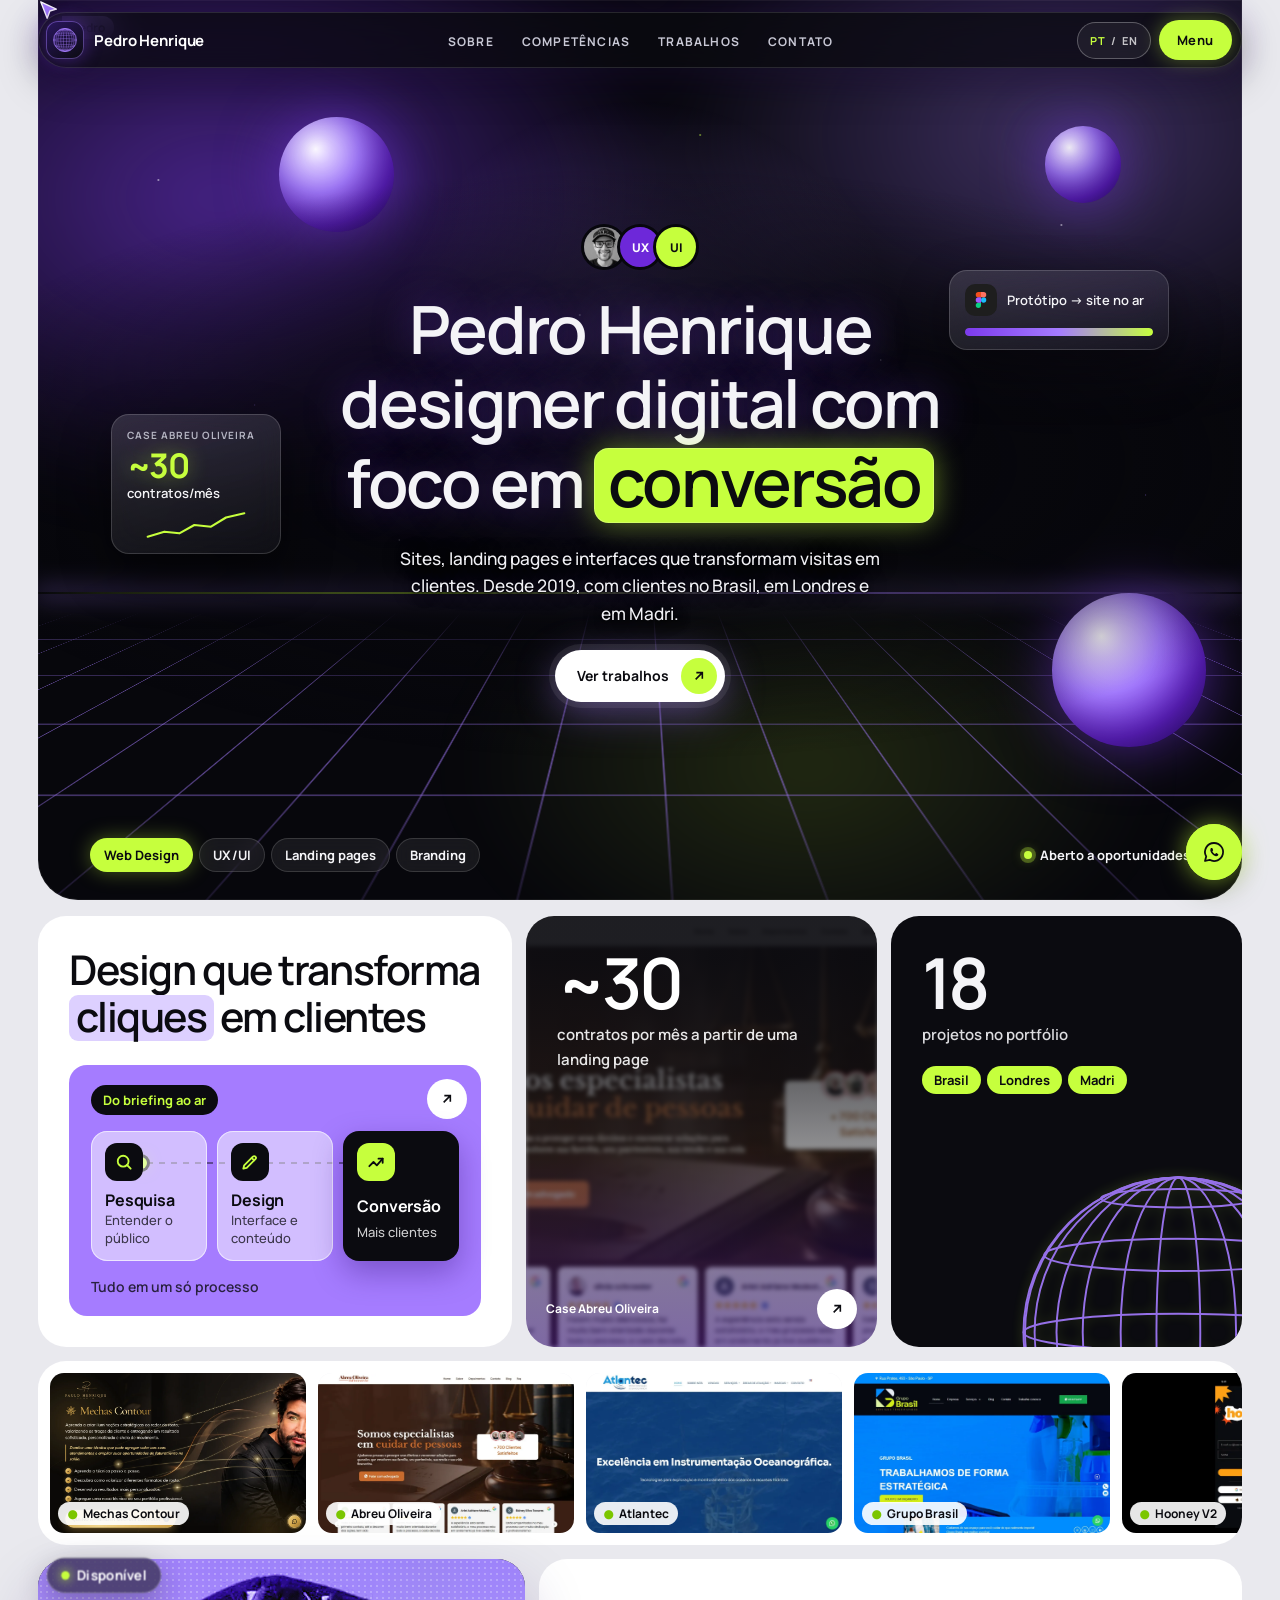
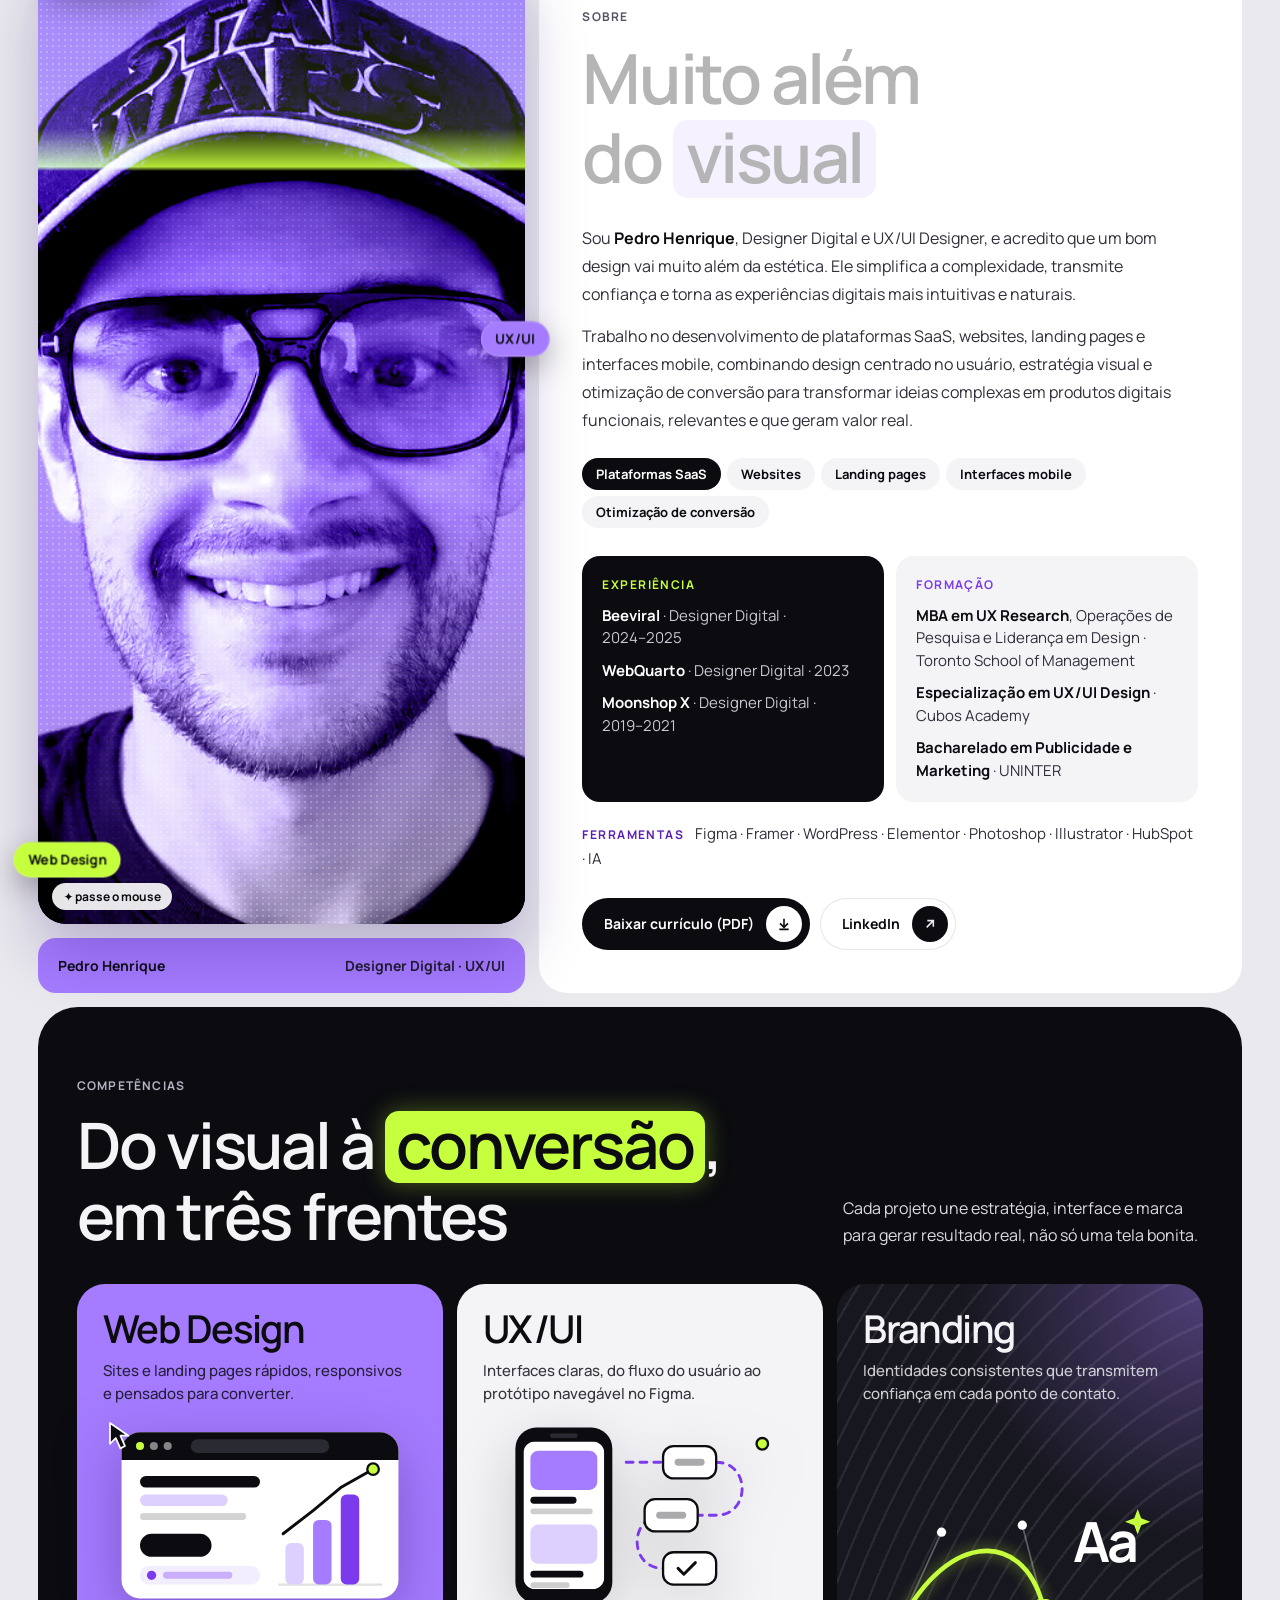
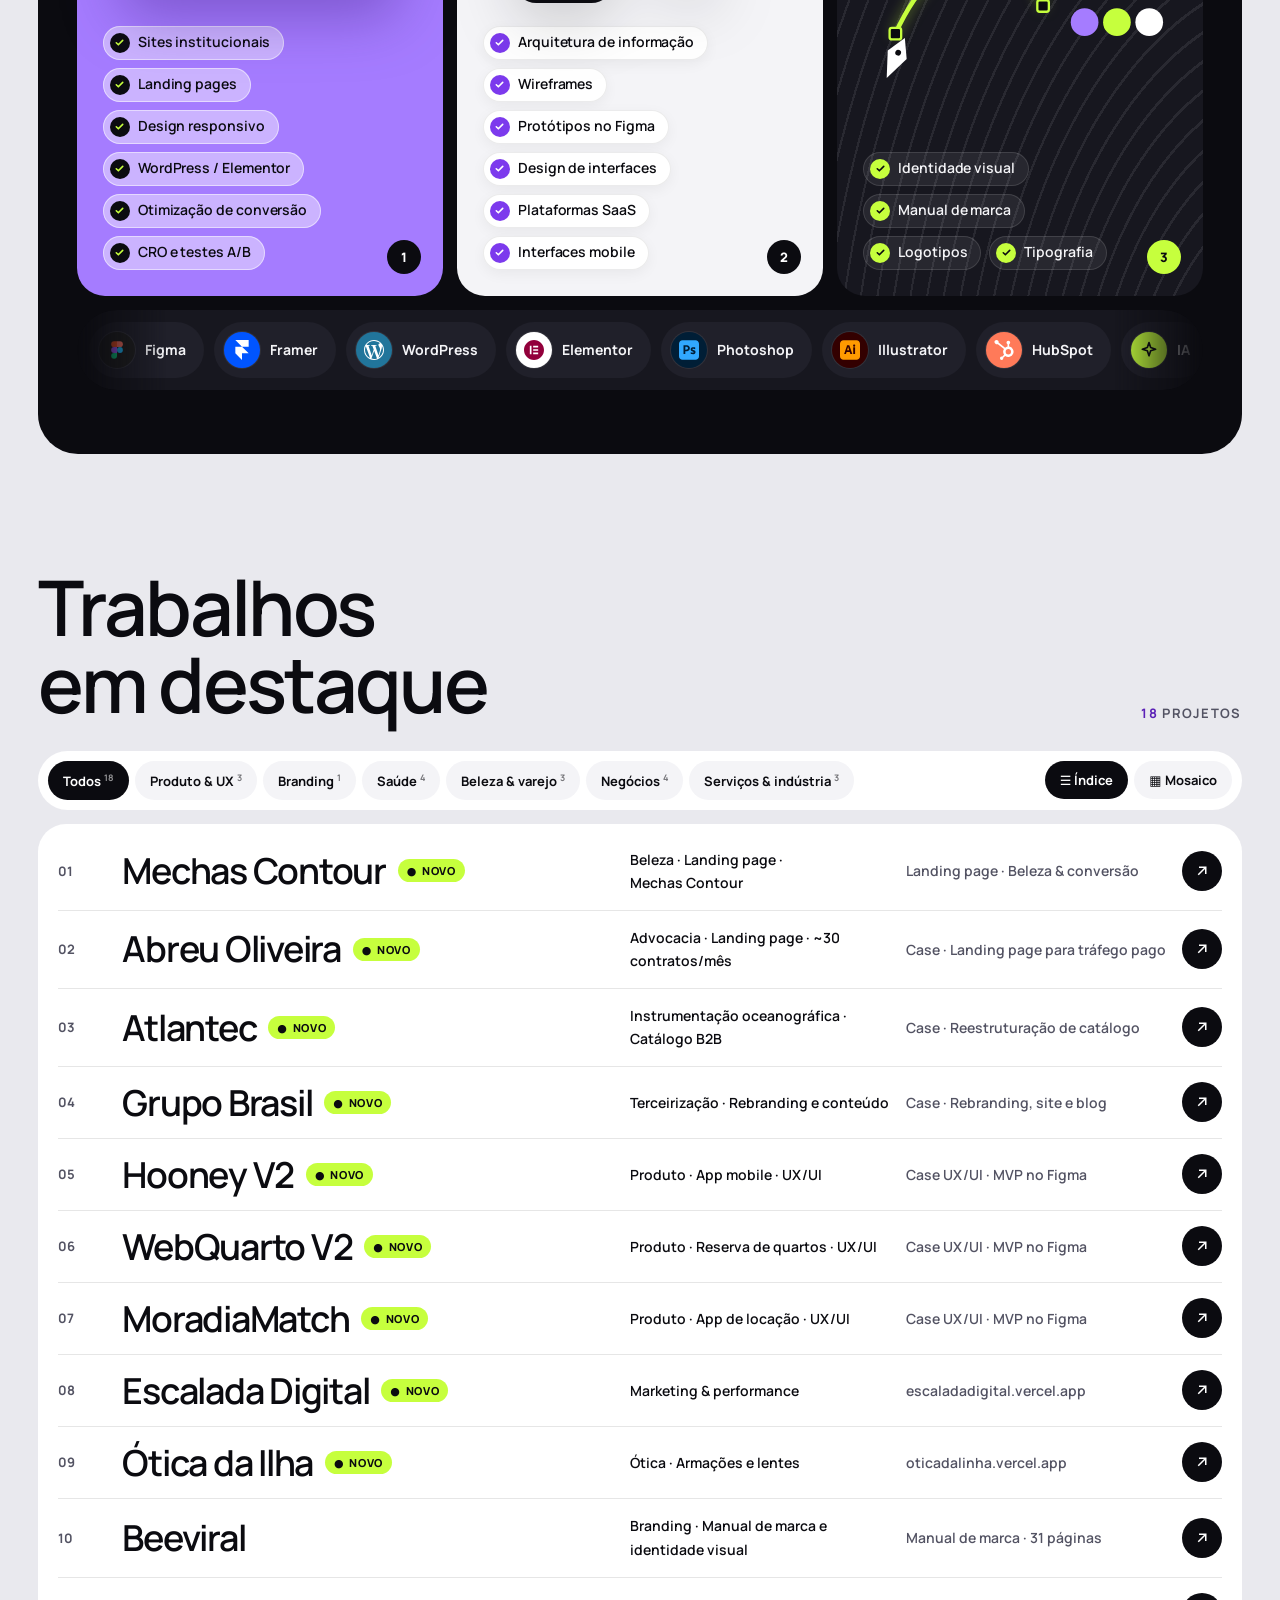
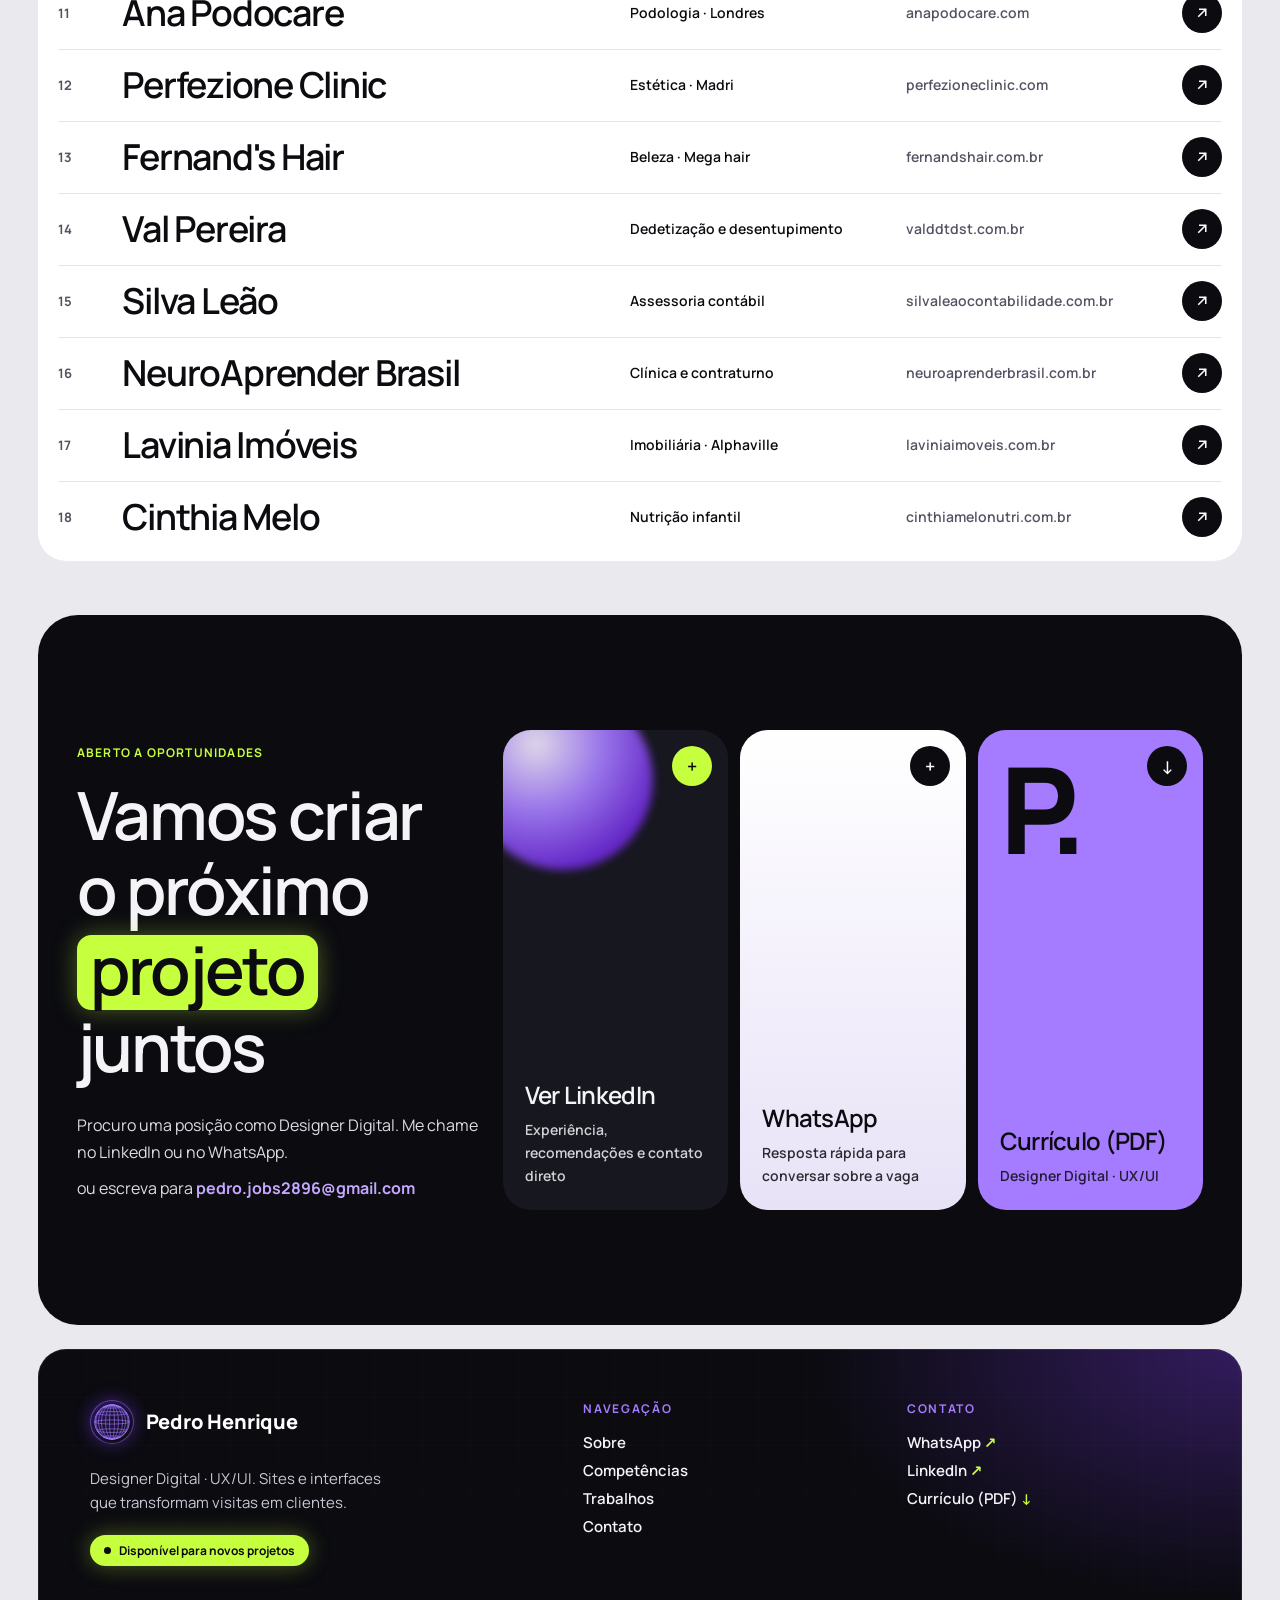
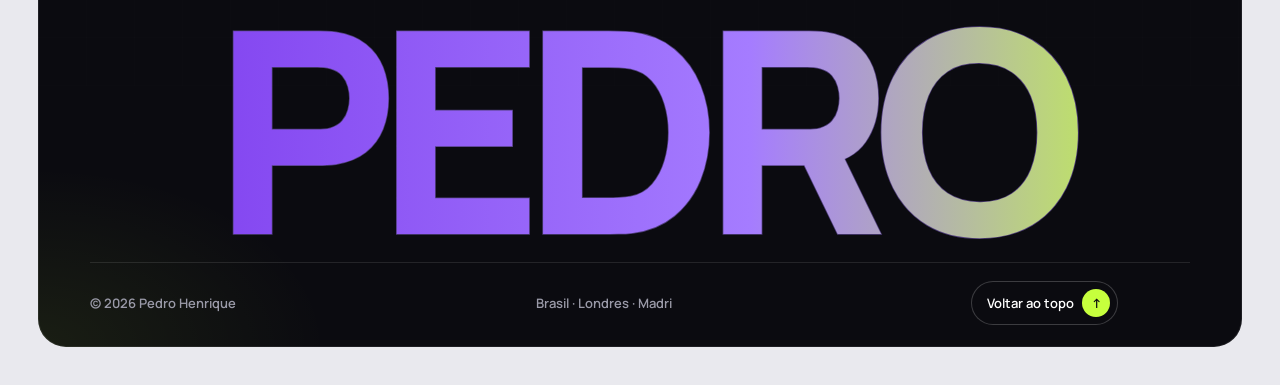
<file: index.html>
<!doctype html>
<html lang="pt-BR">
<head>
<meta charset="utf-8">
<meta name="viewport" content="width=device-width, initial-scale=1">
<title>Pedro Henrique · Designer Digital</title>
<meta name="description" content="Portfólio de Pedro Henrique, Designer Digital e UX/UI Designer: sites, landing pages e interfaces com foco em conversão.">
<link rel="preconnect" href="https://fonts.googleapis.com">
<link rel="preconnect" href="https://fonts.gstatic.com" crossorigin>
<link href="https://fonts.googleapis.com/css2?family=Manrope:wght@400;500;600;700;800&display=swap" rel="stylesheet">
<link rel="icon" href="favicon.svg" type="image/svg+xml">
<link rel="icon" href="favicon-32.png" sizes="32x32" type="image/png">
<link rel="apple-touch-icon" href="apple-touch-icon.png">
<meta name="theme-color" content="#0b0b10">
<link rel="stylesheet" href="assets/style.css?v=foot2">
</head>
<body>

<header class="nav">
  <a class="nav__logo" href="#top" aria-label="Início">
    <svg class="globe" data-color="#a57cff" data-stroke="1.6" viewBox="0 0 100 100" aria-hidden="true"></svg>
    <span>Pedro Henrique</span>
  </a>
  <ul class="nav__links">
    <li><a href="#sobre">Sobre</a></li>
    <li><a href="#competencias">Competências</a></li>
    <li><a href="#trabalhos">Trabalhos</a></li>
    <li><a href="#contato">Contato</a></li>
  </ul>
  <div class="nav__right">
    <button class="nav__lang js-lang" type="button"><span data-l="pt">PT</span><span>/</span><span data-l="en">EN</span></button>
    <button class="nav__menu-btn" type="button" aria-expanded="false" aria-controls="menu">Menu</button>
  </div>
</header>

<div class="menu" id="menu" aria-hidden="true" inert>
  <div class="menu__top">
    <span>Pedro Henrique ✦ Designer Digital</span>
    <button class="menu__close" type="button">Fechar ✕</button>
  </div>
  <ul class="menu__links">
    <li><a href="#sobre"><span>01</span>Sobre</a></li>
    <li><a href="#competencias"><span>02</span>Competências</a></li>
    <li><a href="abreu-oliveira.html"><span>03</span>Case Abreu Oliveira</a></li>
    <li><a href="atlantec.html"><span>04</span>Case Atlantec</a></li>
    <li><a href="grupo-brasil.html"><span>05</span>Case Grupo Brasil</a></li>
    <li><a href="hooney.html"><span>06</span>Case Hooney</a></li>
    <li><a href="webquarto.html"><span>07</span>Case WebQuarto</a></li>
    <li><a href="moradiamatch.html"><span>08</span>Case MoradiaMatch</a></li>
    <li><a href="#trabalhos"><span>09</span>Trabalhos</a></li>
    <li><a href="#contato"><span>10</span>Contato</a></li>
    <li><a class="js-linkedin" href="#" target="_blank" rel="noopener"><span>11</span>LinkedIn ↗</a></li>
  </ul>
</div>

<main id="top">
  <!-- HERO -->
  <section class="hero hero--future">
    <!-- Cena futurista: aurora, piso em grade em perspectiva, partículas e luz que segue o mouse -->
    <div class="hero__fx" aria-hidden="true">
      <span class="hero__aurora"></span>
      <span class="hero__floor"></span>
      <span class="hero__stars"></span>
      <span class="hero__spot"></span>
    </div>
    <span class="orb orb--1" aria-hidden="true"></span>
    <span class="orb orb--2" aria-hidden="true"></span>
    <span class="orb orb--3" aria-hidden="true"></span>
    <span class="orb orb--4" aria-hidden="true"></span>

    <div class="hero__inner">
      <div class="hero__avatars" aria-hidden="true">
        <img src="img/pedro.webp" alt="" width="46" height="46"><span>UX</span><span>UI</span>
      </div>
      <h1><span class="hero__name">Pedro Henrique</span> designer digital com foco em <mark>conversão</mark></h1>
      <p class="hero__sub">Sites, landing pages e interfaces que transformam visitas em clientes. Desde 2019, com clientes no Brasil, em Londres e em Madri.</p>
      <a class="btn" href="#trabalhos">Ver trabalhos
        <svg viewBox="0 0 24 24" fill="none" stroke="currentColor" stroke-width="2.4"><path d="M7 17 17 7M8 7h9v9"/></svg>
      </a>
    </div>

    <!-- Cards de vidro flutuando -->
    <div class="float-card float-card--a" aria-hidden="true">
      <span class="float-card__label">Case Abreu Oliveira</span>
      <b>~30</b><span>contratos/mês</span>
      <svg class="float-card__spark" viewBox="0 0 120 36"><polyline points="2,32 22,26 40,28 58,18 78,20 96,9 118,4" fill="none" stroke="#c6ff3d" stroke-width="2.5" stroke-linecap="round" stroke-linejoin="round"/></svg>
    </div>
    <div class="float-card float-card--b" aria-hidden="true">
      <span class="float-card__row"><span class="float-card__figma"><svg viewBox="-10 -4 58 65"><path fill="#1abcfe" d="M19 28.5a9.5 9.5 0 1 1 19 0 9.5 9.5 0 0 1-19 0z"/><path fill="#0acf83" d="M0 47.5A9.5 9.5 0 0 1 9.5 38H19v9.5a9.5 9.5 0 1 1-19 0z"/><path fill="#ff7262" d="M19 0v19h9.5a9.5 9.5 0 1 0 0-19H19z"/><path fill="#f24e1e" d="M0 9.5A9.5 9.5 0 0 0 9.5 19H19V0H9.5A9.5 9.5 0 0 0 0 9.5z"/><path fill="#a259ff" d="M0 28.5A9.5 9.5 0 0 0 9.5 38H19V19H9.5A9.5 9.5 0 0 0 0 28.5z"/></svg></span><span>Protótipo → site no ar</span></span>
      <span class="float-card__bar"><i></i></span>
    </div>
    <div class="hero__cursor" aria-hidden="true">
      <svg viewBox="0 0 24 24"><path d="M3 2l17 8-7 2-3 8z" fill="#a57cff" stroke="#fff" stroke-width="1.5" stroke-linejoin="round"/></svg>
      <span>Pedro</span>
    </div>

    <div class="hero__foot">
      <ul class="tabs" aria-label="Especialidades">
        <li>Web Design</li><li>UX/UI</li><li>Landing pages</li><li>Branding</li>
      </ul>
      <span class="dot-live">Aberto a oportunidades</span>
    </div>
  </section>

  <!-- DESTAQUES em bento -->
  <section class="stats" aria-label="Destaques">
    <div class="bento bento--stats">
      <div class="card card--head reveal">
        <h2>Design que transforma <mark>cliques</mark> em clientes</h2>
        <div class="card--accent">
          <span class="chip-dark">Do briefing ao ar</span>
          <ol class="process">
            <li><span class="process__ico"><svg viewBox="0 0 24 24" fill="none" stroke="currentColor" stroke-width="2.2" stroke-linecap="round" stroke-linejoin="round"><circle cx="11" cy="11" r="6.5"/><path d="m20 20-4.4-4.4"/></svg></span><b>Pesquisa</b><small>Entender o público</small></li>
            <li><span class="process__ico"><svg viewBox="0 0 24 24" fill="none" stroke="currentColor" stroke-width="2.2" stroke-linecap="round" stroke-linejoin="round"><path d="M4 20l4-1 10.5-10.5a2.1 2.1 0 0 0-3-3L5 16z"/><path d="M14 7l3 3"/></svg></span><b>Design</b><small>Interface e conteúdo</small></li>
            <li class="is-goal"><span class="process__ico"><svg viewBox="0 0 24 24" fill="none" stroke="currentColor" stroke-width="2.2" stroke-linecap="round" stroke-linejoin="round"><path d="M4 17l5-5 4 4 7-8"/><path d="M15 8h5v5"/></svg></span><b>Conversão</b><small>Mais clientes</small></li>
          </ol>
          <p class="process__note">Tudo em um só processo</p>
          <a class="round-ico" href="#competencias" aria-label="Ver competências">
            <svg viewBox="0 0 24 24" fill="none" stroke="currentColor" stroke-width="2.4"><path d="M7 17 17 7M8 7h9v9"/></svg>
          </a>
        </div>
      </div>
      <a class="card card--shot reveal" href="abreu-oliveira.html">
        <img src="prints/abreuoliveira.webp" alt="" loading="lazy" width="1200" height="750">
        <div class="stat"><b>~30</b><span>contratos por mês a partir de uma landing page</span></div>
        <div class="card__foot"><span>Case Abreu Oliveira</span>
          <span class="round-ico"><svg viewBox="0 0 24 24" fill="none" stroke="currentColor" stroke-width="2.4"><path d="M7 17 17 7M8 7h9v9"/></svg></span>
        </div>
      </a>
      <div class="card card--dark card--globe reveal">
        <svg class="globe" data-color="#a57cff" data-stroke=".6" viewBox="0 0 100 100" aria-hidden="true"></svg>
        <div class="stat"><b>18</b><span>projetos no portfólio</span></div>
        <ul class="pills"><li>Brasil</li><li>Londres</li><li>Madri</li></ul>
      </div>
    </div>

    <div class="strip" aria-hidden="true">
      <div class="strip__track">
        <!-- Preenchido via JS a partir de PROJECTS -->
      </div>
    </div>
  </section>

  <!-- SOBRE -->
  <section class="about" id="sobre">
    <div class="about__media reveal">
      <span class="about__ring" aria-hidden="true"></span>
      <!-- Foto holográfica: duotone roxo, linha de scan, glitch e inclinação 3D no hover -->
      <div class="about__photo holo js-holo">
        <div class="holo__inner">
          <img class="holo__img" src="img/pedro.webp" alt="Pedro Henrique sorrindo, de boné e óculos" width="1024" height="760">
          <img class="holo__ghost holo__ghost--a" src="img/pedro.webp" alt="" aria-hidden="true">
          <img class="holo__ghost holo__ghost--b" src="img/pedro.webp" alt="" aria-hidden="true">
          <span class="holo__tint" aria-hidden="true"></span>
          <span class="holo__grid" aria-hidden="true"></span>
          <span class="holo__scan" aria-hidden="true"></span>
          <span class="holo__shine" aria-hidden="true"></span>
        </div>
        <span class="holo__chip holo__chip--1" aria-hidden="true"><i></i>Disponível</span>
        <span class="holo__chip holo__chip--2" aria-hidden="true">UX/UI</span>
        <span class="holo__chip holo__chip--3" aria-hidden="true">Web Design</span>
        <span class="about__hint" aria-hidden="true">✦ passe o mouse</span>
      </div>
      <div class="about__caption"><span>Pedro Henrique</span><span>Designer Digital · UX/UI</span></div>
    </div>

    <div class="about__content">
      <span class="label">Sobre</span>
      <h2 class="about__title js-words">Muito além do visual</h2>
      <div class="about__body">
        <p>Sou <strong>Pedro Henrique</strong>, Designer Digital e UX/UI Designer, e acredito que um bom design vai muito além da estética. Ele simplifica a complexidade, transmite confiança e torna as experiências digitais mais intuitivas e naturais.</p>
        <p>Trabalho no desenvolvimento de plataformas SaaS, websites, landing pages e interfaces mobile, combinando design centrado no usuário, estratégia visual e otimização de conversão para transformar ideias complexas em produtos digitais funcionais, relevantes e que geram valor real.</p>
      </div>
      <ul class="about__tags">
        <li>Plataformas SaaS</li><li>Websites</li><li>Landing pages</li><li>Interfaces mobile</li><li>Otimização de conversão</li>
      </ul>

      <!-- Dados do currículo (cv/CV_Pedro_Henrique.pdf) -->
      <div class="about__cv">
        <div>
          <h3>Experiência</h3>
          <ul>
            <li><b>Beeviral</b> · Designer Digital · 2024–2025</li>
            <li><b>WebQuarto</b> · Designer Digital · 2023</li>
            <li><b>Moonshop X</b> · Designer Digital · 2019–2021</li>
          </ul>
        </div>
        <div>
          <h3>Formação</h3>
          <ul>
            <li><b>MBA em UX Research</b>, Operações de Pesquisa e Liderança em Design · Toronto School of Management</li>
            <li><b>Especialização em UX/UI Design</b> · Cubos Academy</li>
            <li><b>Bacharelado em Publicidade e Marketing</b> · UNINTER</li>
          </ul>
        </div>
      </div>
      <p class="about__tools"><span>Ferramentas</span> Figma · Framer · WordPress · Elementor · Photoshop · Illustrator · HubSpot · IA</p>
      <div class="about__actions">
        <a class="btn" href="cv/CV_Pedro_Henrique.pdf" download>Baixar currículo (PDF)
          <svg viewBox="0 0 24 24" fill="none" stroke="currentColor" stroke-width="2.4"><path d="M12 4v12M6 11l6 6 6-6M5 20h14"/></svg>
        </a>
        <a class="btn btn--ghost js-linkedin" href="#" target="_blank" rel="noopener">LinkedIn
          <svg viewBox="0 0 24 24" fill="none" stroke="currentColor" stroke-width="2.4"><path d="M7 17 17 7M8 7h9v9"/></svg>
        </a>
      </div>
    </div>
  </section>

  <!-- COMPETÊNCIAS -->
  <section class="services" id="competencias" aria-labelledby="comp-title">
    <div class="services__head">
      <div>
        <span class="label">Competências</span>
        <h2 id="comp-title">Do visual à <span class="nowrap"><mark>conversão</mark>,</span> em três frentes</h2>
      </div>
      <p>Cada projeto une estratégia, interface e marca para gerar resultado real, não só uma tela bonita.</p>
    </div>
    <div class="services__grid">
    <article class="service reveal">
      <div class="service__name"><span class="service__num">1</span><h3>Web Design</h3><p class="service__desc">Sites e landing pages rápidos, responsivos e pensados para converter.</p></div>
      <!-- Ilustração: página no navegador, cursor clicando no botão e gráfico de conversão subindo -->
      <div class="service__art art-web" aria-hidden="true">
        <svg viewBox="0 0 260 160">
          <rect x="10" y="8" width="240" height="144" rx="16" fill="#fff"/>
          <path d="M10 24a16 16 0 0 1 16-16h208a16 16 0 0 1 16 16v8H10z" fill="#0b0b10"/>
          <circle cx="26" cy="20" r="3.5" fill="#c6ff3d"/><circle cx="38" cy="20" r="3.5" fill="#fff" opacity=".5"/><circle cx="50" cy="20" r="3.5" fill="#fff" opacity=".5"/>
          <rect x="70" y="14" width="120" height="12" rx="6" fill="#2a2a33"/>
          <rect class="w-line" x="26" y="46" width="104" height="10" rx="5" fill="#0b0b10"/>
          <rect class="w-line w-line--2" x="26" y="62" width="76" height="10" rx="5" fill="#ddd0ff"/>
          <rect class="w-line w-line--3" x="26" y="78" width="92" height="6" rx="3" fill="#0b0b10" opacity=".18"/>
          <rect class="w-btn" x="26" y="96" width="62" height="20" rx="10" fill="#0b0b10"/>
          <circle class="w-ripple" cx="57" cy="106" r="10" fill="none" stroke="#7c3aed" stroke-width="2"/>
          <rect x="26" y="124" width="104" height="16" rx="8" fill="#f2edff"/>
          <circle cx="36" cy="132" r="4" fill="#7c3aed"/><rect x="46" y="129" width="60" height="6" rx="3" fill="#7c3aed" opacity=".35"/>
          <line x1="146" y1="140" x2="236" y2="140" stroke="#0b0b10" stroke-opacity=".12" stroke-width="2"/>
          <rect class="w-bar" x="152" y="104" width="16" height="36" rx="5" fill="#ddd0ff"/>
          <rect class="w-bar w-bar--2" x="176" y="84" width="16" height="56" rx="5" fill="#a57cff"/>
          <rect class="w-bar w-bar--3" x="200" y="62" width="16" height="78" rx="5" fill="#7c3aed"/>
          <polyline class="w-trend" points="150,96 176,76 200,56 228,40" fill="none" stroke="#0b0b10" stroke-width="2.5" stroke-linecap="round" stroke-linejoin="round"/>
          <circle class="w-dot" cx="228" cy="40" r="5" fill="#c6ff3d" stroke="#0b0b10" stroke-width="2"/>
          <g class="w-cursor"><path d="M0 0l0 18 5-5 4 9 4-2-4-9 7 0z" fill="#0b0b10" stroke="#fff" stroke-width="1.5" stroke-linejoin="round"/></g>
        </svg>
      </div>
      <ul>
        <li>Sites institucionais</li><li>Landing pages</li><li>Design responsivo</li>
        <li>WordPress / Elementor</li><li>Otimização de conversão</li><li>CRO e testes A/B</li>
      </ul>
    </article>
    <article class="service reveal">
      <div class="service__name"><span class="service__num">2</span><h3>UX/UI</h3><p class="service__desc">Interfaces claras, do fluxo do usuário ao protótipo navegável no Figma.</p></div>
      <!-- Ilustração: celular com telas passando e fluxo de usuário sendo percorrido -->
      <div class="service__art art-ux" aria-hidden="true">
        <svg viewBox="0 0 260 160">
          <rect x="22" y="4" width="84" height="152" rx="18" fill="#0b0b10"/>
          <clipPath id="ux-screen"><rect x="29" y="16" width="70" height="128" rx="10"/></clipPath>
          <g clip-path="url(#ux-screen)">
            <rect x="29" y="16" width="70" height="128" fill="#fff"/>
            <g class="u-feed">
              <rect x="35" y="24" width="58" height="34" rx="7" fill="#a57cff"/>
              <rect x="35" y="64" width="40" height="6" rx="3" fill="#0b0b10"/>
              <rect x="35" y="74" width="54" height="5" rx="2.5" fill="#0b0b10" opacity=".2"/>
              <rect x="35" y="88" width="58" height="34" rx="7" fill="#ddd0ff"/>
              <rect x="35" y="128" width="46" height="6" rx="3" fill="#0b0b10"/>
              <rect x="35" y="138" width="34" height="5" rx="2.5" fill="#0b0b10" opacity=".2"/>
              <rect x="35" y="152" width="58" height="34" rx="7" fill="#c6ff3d"/>
              <rect x="35" y="192" width="40" height="6" rx="3" fill="#0b0b10"/>
              <rect x="35" y="202" width="54" height="5" rx="2.5" fill="#0b0b10" opacity=".2"/>
              <rect x="35" y="216" width="58" height="34" rx="7" fill="#a57cff"/>
            </g>
          </g>
          <rect x="52" y="9" width="24" height="4" rx="2" fill="#2a2a33"/>
          <path class="u-path" d="M118 34 H150 M196 34 C226 34 226 80 196 80 H180 M150 80 C120 80 120 126 150 126 H196" fill="none" stroke="#7c3aed" stroke-width="2.5" stroke-linecap="round" stroke-dasharray="6 6"/>
          <rect class="u-node" x="150" y="20" width="46" height="28" rx="9" fill="#fff" stroke="#0b0b10" stroke-width="2"/>
          <rect class="u-node u-node--2" x="134" y="66" width="46" height="28" rx="9" fill="#fff" stroke="#0b0b10" stroke-width="2"/>
          <rect class="u-node u-node--3" x="150" y="112" width="46" height="28" rx="9" fill="#fff" stroke="#0b0b10" stroke-width="2"/>
          <rect x="160" y="31" width="26" height="6" rx="3" fill="#0b0b10" opacity=".35"/>
          <rect x="144" y="77" width="26" height="6" rx="3" fill="#0b0b10" opacity=".35"/>
          <path d="M163 126l5 5 10-10" fill="none" stroke="#0b0b10" stroke-width="2.5" stroke-linecap="round" stroke-linejoin="round"/>
          <circle class="u-spark" cx="236" cy="18" r="5" fill="#c6ff3d" stroke="#0b0b10" stroke-width="2"/>
        </svg>
      </div>
      <ul>
        <li>Arquitetura de informação</li><li>Wireframes</li><li>Protótipos no Figma</li>
        <li>Design de interfaces</li><li>Plataformas SaaS</li><li>Interfaces mobile</li>
      </ul>
    </article>
    <article class="service reveal">
      <div class="service__name"><span class="service__num">3</span><h3>Branding</h3><p class="service__desc">Identidades consistentes que transmitem confiança em cada ponto de contato.</p></div>
      <!-- Ilustração: curva de Bézier sendo desenhada, tipografia e paleta de cores -->
      <div class="service__art art-brand" aria-hidden="true">
        <svg viewBox="0 0 260 160">
          <line x1="22" y1="128" x2="62" y2="40" stroke="#fff" stroke-opacity=".3" stroke-width="1.5"/>
          <line x1="150" y1="104" x2="132" y2="34" stroke="#fff" stroke-opacity=".3" stroke-width="1.5"/>
          <circle cx="62" cy="40" r="4" fill="#fff"/><circle cx="132" cy="34" r="4" fill="#fff"/>
          <path class="b-curve" d="M22 128 C62 40 132 34 150 104" fill="none" stroke="#c6ff3d" stroke-width="4" stroke-linecap="round"/>
          <rect x="17" y="123" width="10" height="10" rx="2" fill="#0b0b10" stroke="#c6ff3d" stroke-width="2"/>
          <rect x="145" y="99" width="10" height="10" rx="2" fill="#0b0b10" stroke="#c6ff3d" stroke-width="2"/>
          <g class="b-pen"><path d="M0 0 L9 -16 L18 0 L9 22 Z" fill="#fff"/><circle cx="9" cy="-2" r="2.5" fill="#0b0b10"/></g>
          <text class="b-type" x="176" y="66" fill="#fff" font-family="Manrope, sans-serif" font-weight="700" font-size="48" letter-spacing="-3">Aa</text>
          <circle class="b-sw" cx="186" cy="118" r="12" fill="#a57cff"/>
          <circle class="b-sw b-sw--2" cx="214" cy="118" r="12" fill="#c6ff3d"/>
          <circle class="b-sw b-sw--3" cx="242" cy="118" r="12" fill="#fff"/>
          <path class="b-star" d="M232 20 l3 8 8 3 -8 3 -3 8 -3 -8 -8 -3 8 -3z" fill="#c6ff3d"/>
        </svg>
      </div>
      <ul>
        <li>Identidade visual</li><li>Manual de marca</li><li>Logotipos</li><li>Tipografia</li>
      </ul>
    </article>
    </div>

    <!-- Faixa de ferramentas com ícones em movimento -->
    <div class="tools" aria-label="Ferramentas">
      <ul class="tools__track">
        <li><span class="tool-ico" style="--bg:#1e1e1e"><svg viewBox="-10 -4 58 65"><path fill="#1abcfe" d="M19 28.5a9.5 9.5 0 1 1 19 0 9.5 9.5 0 0 1-19 0z"/><path fill="#0acf83" d="M0 47.5A9.5 9.5 0 0 1 9.5 38H19v9.5a9.5 9.5 0 1 1-19 0z"/><path fill="#ff7262" d="M19 0v19h9.5a9.5 9.5 0 1 0 0-19H19z"/><path fill="#f24e1e" d="M0 9.5A9.5 9.5 0 0 0 9.5 19H19V0H9.5A9.5 9.5 0 0 0 0 9.5z"/><path fill="#a259ff" d="M0 28.5A9.5 9.5 0 0 0 9.5 38H19V19H9.5A9.5 9.5 0 0 0 0 28.5z"/></svg></span>Figma</li>
        <li><span class="tool-ico" style="--bg:#0055ff;--fg:#fff"><svg viewBox="0 0 24 24"><path d="M4 0h16v8h-8zM4 8h8l8 8H4zM4 16h8v8z"/></svg></span>Framer</li>
        <li><span class="tool-ico" style="--bg:#21759b;--fg:#fff"><svg viewBox="0 0 24 24"><path d="M21.469 6.825c.84 1.537 1.318 3.3 1.318 5.175 0 3.979-2.156 7.456-5.363 9.325l3.295-9.527c.615-1.54.82-2.771.82-3.864 0-.405-.026-.78-.07-1.11m-7.981.105c.647-.03 1.232-.105 1.232-.105.582-.075.514-.93-.067-.899 0 0-1.755.135-2.88.135-1.064 0-2.85-.15-2.85-.15-.585-.03-.661.855-.075.885 0 0 .54.061 1.125.09l1.68 4.605-2.37 7.08L5.354 6.9c.649-.03 1.234-.1 1.234-.1.585-.075.516-.93-.065-.896 0 0-1.746.138-2.874.138-.2 0-.438-.008-.69-.015C4.911 3.15 8.235 1.215 12 1.215c2.809 0 5.365 1.072 7.286 2.833-.046-.003-.091-.009-.141-.009-1.06 0-1.812.923-1.812 1.914 0 .89.513 1.643 1.06 2.531.411.72.89 1.643.89 2.977 0 .915-.354 1.994-.821 3.479l-1.075 3.585-3.9-11.61.001.014zM12 22.784c-1.059 0-2.081-.153-3.048-.437l3.237-9.406 3.315 9.087c.024.053.05.101.078.149-1.12.393-2.325.609-3.582.609M1.211 12c0-1.564.336-3.05.935-4.39L7.29 21.709C3.694 19.96 1.212 16.271 1.211 12M12 0C5.385 0 0 5.385 0 12s5.385 12 12 12 12-5.385 12-12S18.615 0 12 0"/></svg></span>WordPress</li>
        <li><span class="tool-ico" style="--bg:#fff;--fg:#92003b"><svg viewBox="0 0 24 24"><path d="M12 0C5.372 0 0 5.372 0 12c0 6.626 5.372 12 12 12s12-5.372 12-12c0-6.626-5.372-12-12-12ZM9 17H7V7H9Zm8 0H11V15h6Zm0-4H11V11h6Zm0-4H11V7h6Z"/></svg></span>Elementor</li>
        <li><span class="tool-ico" style="--bg:#001e36;--fg:#31a8ff"><svg viewBox="0 0 24 24"><path d="M9.85 8.42c-.37-.15-.77-.21-1.18-.2-.26 0-.49 0-.68.01-.2-.01-.34 0-.41.01v3.36c.14.01.27.02.39.02h.53c.39 0 .78-.06 1.15-.18.32-.09.6-.28.82-.53.21-.25.31-.59.31-1.03.01-.31-.07-.62-.23-.89-.17-.26-.41-.46-.7-.57zM19.75.3H4.25C1.9.3 0 2.2 0 4.55v14.899c0 2.35 1.9 4.25 4.25 4.25h15.5c2.35 0 4.25-1.9 4.25-4.25V4.55C24 2.2 22.1.3 19.75.3zm-7.391 11.65c-.399.56-.959.98-1.609 1.22-.68.25-1.43.34-2.25.34-.24 0-.4 0-.5-.01s-.24-.01-.43-.01v3.209c.01.07-.04.131-.11.141H5.52c-.08 0-.12-.041-.12-.131V6.42c0-.07.03-.11.1-.11.17 0 .33 0 .56-.01.24-.01.49-.01.76-.02s.56-.01.87-.02c.31-.01.61-.01.91-.01.82 0 1.5.1 2.06.31.5.17.96.45 1.34.82.32.32.57.71.73 1.14.149.42.229.85.229 1.3.001.86-.199 1.57-.6 2.13zm7.091 3.89c-.28.4-.671.709-1.12.891-.49.209-1.09.318-1.811.318-.459 0-.91-.039-1.359-.129-.35-.061-.7-.17-1.02-.32-.07-.039-.121-.109-.111-.189v-1.74c0-.029.011-.07.041-.09.029-.02.06-.01.09.01.39.23.8.391 1.24.49.379.1.779.15 1.18.15.38 0 .65-.051.83-.141.16-.07.27-.24.27-.42 0-.141-.08-.27-.24-.4-.16-.129-.489-.279-.979-.471-.51-.18-.979-.42-1.42-.719-.31-.221-.569-.51-.761-.85-.159-.32-.239-.67-.229-1.021 0-.43.12-.84.341-1.21.25-.4.619-.72 1.049-.92.469-.239 1.059-.349 1.769-.349.41 0 .83.03 1.24.09.3.04.59.12.86.23.039.01.08.05.1.09.01.04.02.08.02.12v1.63c0 .04-.02.08-.05.1-.09.02-.14.02-.18 0-.3-.16-.62-.27-.96-.34-.37-.08-.74-.13-1.12-.13-.2-.01-.41.02-.601.07-.129.03-.24.1-.31.2-.05.08-.08.18-.08.27s.04.18.101.26c.09.11.209.2.34.27.229.12.47.23.709.33.541.18 1.061.43 1.541.73.33.209.6.49.789.83.16.318.24.67.23 1.029.011.471-.129.94-.389 1.331z"/></svg></span>Photoshop</li>
        <li><span class="tool-ico" style="--bg:#330000;--fg:#ff9a00"><svg viewBox="0 0 24 24"><path d="M10.53 10.73c-.1-.31-.19-.61-.29-.92-.1-.31-.19-.6-.27-.89-.08-.28-.15-.54-.22-.78h-.02c-.09.43-.2.86-.34 1.29-.15.48-.3.98-.46 1.48-.14.51-.29.98-.44 1.4h2.54c-.06-.211-.14-.46-.23-.721-.09-.269-.18-.559-.27-.859zM19.75.3H4.25C1.9.3 0 2.2 0 4.55v14.9c0 2.35 1.9 4.25 4.25 4.25h15.5c2.35 0 4.25-1.9 4.25-4.25V4.55C24 2.2 22.1.3 19.75.3zM14.7 16.83h-2.091c-.069.01-.139-.04-.159-.11l-.82-2.38H7.91l-.76 2.35c-.02.09-.1.15-.19.141H5.08c-.11 0-.14-.061-.11-.18L8.19 7.38c.03-.1.06-.21.1-.33.04-.21.06-.43.06-.65-.01-.05.03-.1.08-.11h2.59c.08 0 .12.03.13.08l3.65 10.3c.03.109 0 .16-.1.16zm3.4-.15c0 .11-.039.16-.129.16H16.01c-.1 0-.15-.061-.15-.16v-7.7c0-.1.041-.14.131-.14h1.98c.09 0 .129.05.129.14v7.7zm-.209-9.03c-.231.24-.571.37-.911.35-.33.01-.65-.12-.891-.35-.23-.25-.35-.58-.34-.92-.01-.34.12-.66.359-.89.242-.23.562-.35.892-.35.391 0 .689.12.91.35.22.24.34.56.33.89.01.34-.11.67-.349.92z"/></svg></span>Illustrator</li>
        <li><span class="tool-ico" style="--bg:#ff7a59;--fg:#fff"><svg viewBox="0 0 24 24"><path d="M18.164 7.93V5.084a2.198 2.198 0 001.267-1.978v-.067A2.2 2.2 0 0017.238.845h-.067a2.2 2.2 0 00-2.193 2.193v.067a2.196 2.196 0 001.252 1.973l.013.006v2.852a6.22 6.22 0 00-2.969 1.31l.012-.01-7.828-6.095A2.497 2.497 0 104.3 4.656l-.012.006 7.697 5.991a6.176 6.176 0 00-1.038 3.446c0 1.343.425 2.588 1.147 3.607l-.013-.02-2.342 2.343a1.968 1.968 0 00-.58-.095h-.002a2.033 2.033 0 102.033 2.033 1.978 1.978 0 00-.1-.595l.005.014 2.317-2.317a6.247 6.247 0 104.782-11.134l-.036-.005zm-.964 9.378a3.206 3.206 0 113.215-3.207v.002a3.206 3.206 0 01-3.207 3.207z"/></svg></span>HubSpot</li>
        <li><span class="tool-ico tool-ico--line"><svg viewBox="0 0 24 24"><path d="M12 3l2 6 6 2-6 2-2 6-2-6-6-2 6-2z"/></svg></span>IA</li>
        <li><span class="tool-ico tool-ico--line"><svg viewBox="0 0 24 24"><path d="M4 18 7.5 6 11 18M5.2 14h4.6M14 6h3.5a3 3 0 0 1 0 6H14zm0 6h4a3 3 0 0 1 0 6h-4z"/></svg></span>Testes A/B</li>
        <li><span class="tool-ico tool-ico--line"><svg viewBox="0 0 24 24"><rect x="7" y="2" width="10" height="20" rx="3"/><path d="M11 18h2"/></svg></span>Mobile first</li>
      </ul>
    </div>
  </section>

  <!-- TRABALHOS -->
  <section class="work" id="trabalhos">
    <div class="work__head">
      <h2>Trabalhos<br>em destaque</h2>
      <span class="label"><span class="work__count js-count">13</span> projetos</span>
    </div>

    <div class="work__bar">
      <div class="chips js-filters" role="group" aria-label="Filtrar por segmento"></div>
      <div class="views" role="group" aria-label="Visualização">
        <button class="chip" type="button" data-view="index" aria-pressed="true">☰ Índice</button>
        <button class="chip" type="button" data-view="mosaic" aria-pressed="false">▦ Mosaico</button>
      </div>
    </div>

    <!-- Linhas e cards gerados pelo script a partir da lista PROJECTS (prints em lp/prints/) -->
    <ol class="index js-index"></ol>
    <div class="mosaic is-all js-mosaic" hidden></div>

    <div class="peek browser" aria-hidden="true">
      <div class="browser__bar"><i></i><i></i><i></i><span class="browser__url"></span></div>
      <div class="browser__view"><img alt=""></div>
    </div>
  </section>

  <!-- CONTATO -->
  <section class="cta cta--bento" id="contato">
    <div class="cta__intro reveal">
      <div>
        <span class="label">Aberto a oportunidades</span>
        <h2 style="margin-top:14px">Vamos criar o próximo <mark>projeto</mark> juntos</h2>
      </div>
      <div>
        <p>Procuro uma posição como Designer Digital. Me chame no LinkedIn ou no WhatsApp.</p>
        <p class="cta__mail" style="margin-top:10px">ou escreva para <a href="mailto:pedro.jobs2896@gmail.com">pedro.jobs2896@gmail.com</a></p>
      </div>
    </div>
    <div class="cta__cards reveal">
      <a class="cta__card cta__card--glow js-linkedin" href="#" target="_blank" rel="noopener">
        <span class="round-ico" aria-hidden="true">+</span>
        <b>Ver LinkedIn</b><small>Experiência, recomendações e contato direto</small>
      </a>
      <a class="cta__card cta__card--light js-whats" href="#" target="_blank" rel="noopener">
        <span class="round-ico" aria-hidden="true">+</span>
        <b>WhatsApp</b><small>Resposta rápida para conversar sobre a vaga</small>
      </a>
      <a class="cta__card cta__card--accent" href="cv/CV_Pedro_Henrique.pdf" download>
        <span class="cta__mark" aria-hidden="true">P.</span>
        <span class="round-ico" aria-hidden="true">↓</span>
        <b>Currículo (PDF)</b><small>Designer Digital · UX/UI</small>
      </a>
    </div>
  </section>
</main>

<footer class="footer">
  <div class="footer__card">
    <div class="footer__grid">
      <div class="footer__brand">
        <a class="footer__logo" href="#top">
          <svg class="globe" data-color="#a57cff" data-stroke="1.6" viewBox="0 0 100 100" aria-hidden="true"></svg>
          <span>Pedro Henrique</span>
        </a>
        <p class="footer__tag">Designer Digital · UX/UI. Sites e interfaces que transformam visitas em clientes.</p>
        <span class="footer__status"><i></i>Disponível para novos projetos</span>
      </div>
      <nav class="footer__col" aria-label="Navegação">
        <p class="footer__h">Navegação</p>
        <ul>
          <li><a href="#sobre">Sobre</a></li>
          <li><a href="#competencias">Competências</a></li>
          <li><a href="#trabalhos">Trabalhos</a></li>
          <li><a href="#contato">Contato</a></li>
        </ul>
      </nav>
      <div class="footer__col">
        <p class="footer__h">Contato</p>
        <ul>
          <li><a class="js-whats" href="#" target="_blank" rel="noopener">WhatsApp <b>↗</b></a></li>
          <li><a class="js-linkedin" href="https://www.linkedin.com/in/pedro-henrique-coelho-de-souza-8a600a289/" target="_blank" rel="noopener">LinkedIn <b>↗</b></a></li>
          <li><a href="cv/CV_Pedro_Henrique.pdf" download>Currículo (PDF) <b>↓</b></a></li>
        </ul>
      </div>
    </div>
    <div class="footer__name reveal" data-text="PEDRO" aria-hidden="true">PEDRO</div>
    <div class="footer__bottom">
      <span>© <span class="year">2026</span> Pedro Henrique</span>
      <span class="footer__where">Brasil · Londres · Madri</span>
      <a class="footer__up" href="#top">Voltar ao topo <b aria-hidden="true">↑</b></a>
    </div>
  </div>
</footer>

<div class="site js-site" role="dialog" aria-modal="true" aria-labelledby="site-title" hidden>
  <div class="site__top">
    <div>
      <span class="label js-site-seg"></span>
      <h2 id="site-title" class="js-site-name"></h2>
    </div>
    <div class="site__actions">
      <button class="chip" type="button" data-device="desktop" aria-pressed="true">▭ Desktop</button>
      <button class="chip" type="button" data-device="mobile" aria-pressed="false">▯ Mobile</button>
      <a class="chip js-site-open" href="#" target="_blank" rel="noopener">Abrir site ↗</a>
      <button class="chip js-site-close" type="button">Fechar ✕</button>
    </div>
  </div>
  <div class="site__stage">
    <button class="flow__btn site__nav js-site-prev" type="button" aria-label="Projeto anterior">←</button>
    <div class="browser site__browser">
      <div class="browser__bar"><i></i><i></i><i></i><span class="browser__url js-site-url"></span></div>
      <div class="site__view">
        <span class="proto__loading">Carregando o site…</span>
        <iframe class="js-site-frame" title="Site do projeto"></iframe>
      </div>
    </div>
    <button class="flow__btn site__nav js-site-next" type="button" aria-label="Próximo projeto">→</button>
  </div>
</div>

<a class="whats js-whats" href="#" target="_blank" rel="noopener" aria-label="Conversar no WhatsApp">
  <svg viewBox="0 0 24 24" aria-hidden="true">
    <path d="M12 3a9 9 0 0 0-7.8 13.5L3 21l4.6-1.2A9 9 0 1 0 12 3z" fill="none" stroke="currentColor" stroke-width="1.8" stroke-linejoin="round"/>
    <path d="M8.6 8.4c.3-.5.6-.5.9-.5h.4c.2 0 .4.1.5.4l.7 1.7c.1.2 0 .4-.1.6l-.5.6c-.1.1-.2.3 0 .5.5.9 1.3 1.7 2.2 2.2.2.1.4.1.5 0l.6-.7c.2-.2.4-.2.6-.1l1.6.8c.2.1.3.3.3.5 0 .5-.2 1.1-.6 1.4-.5.4-1.2.6-1.9.4-2.6-.7-4.6-2.7-5.4-5.2-.2-.7-.1-1.4.2-2.1z" fill="currentColor"/>
  </svg>
  <span class="whats__label">Fale comigo</span>
</a>

<script src="assets/i18n.js?v=foot2"></script>
<script src="assets/main.js?v=foot2"></script>
</body>
</html>
</file>
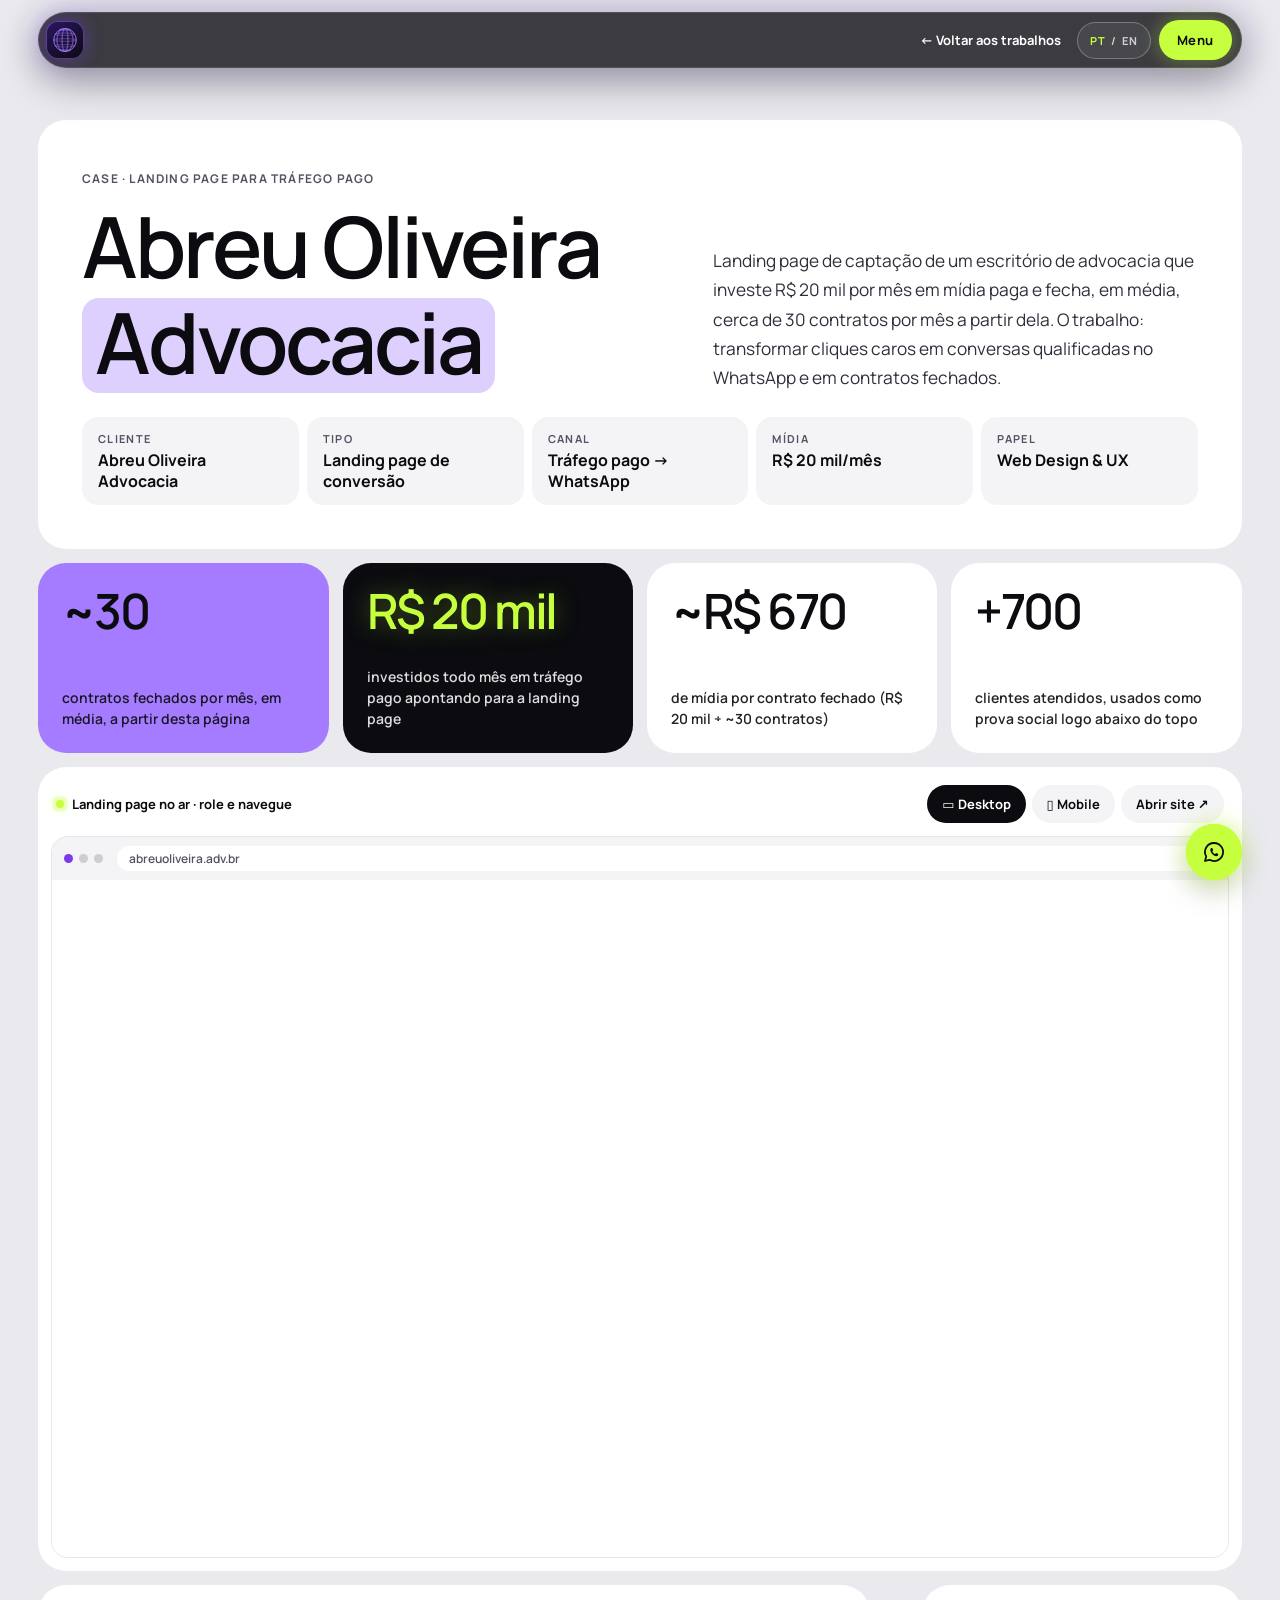
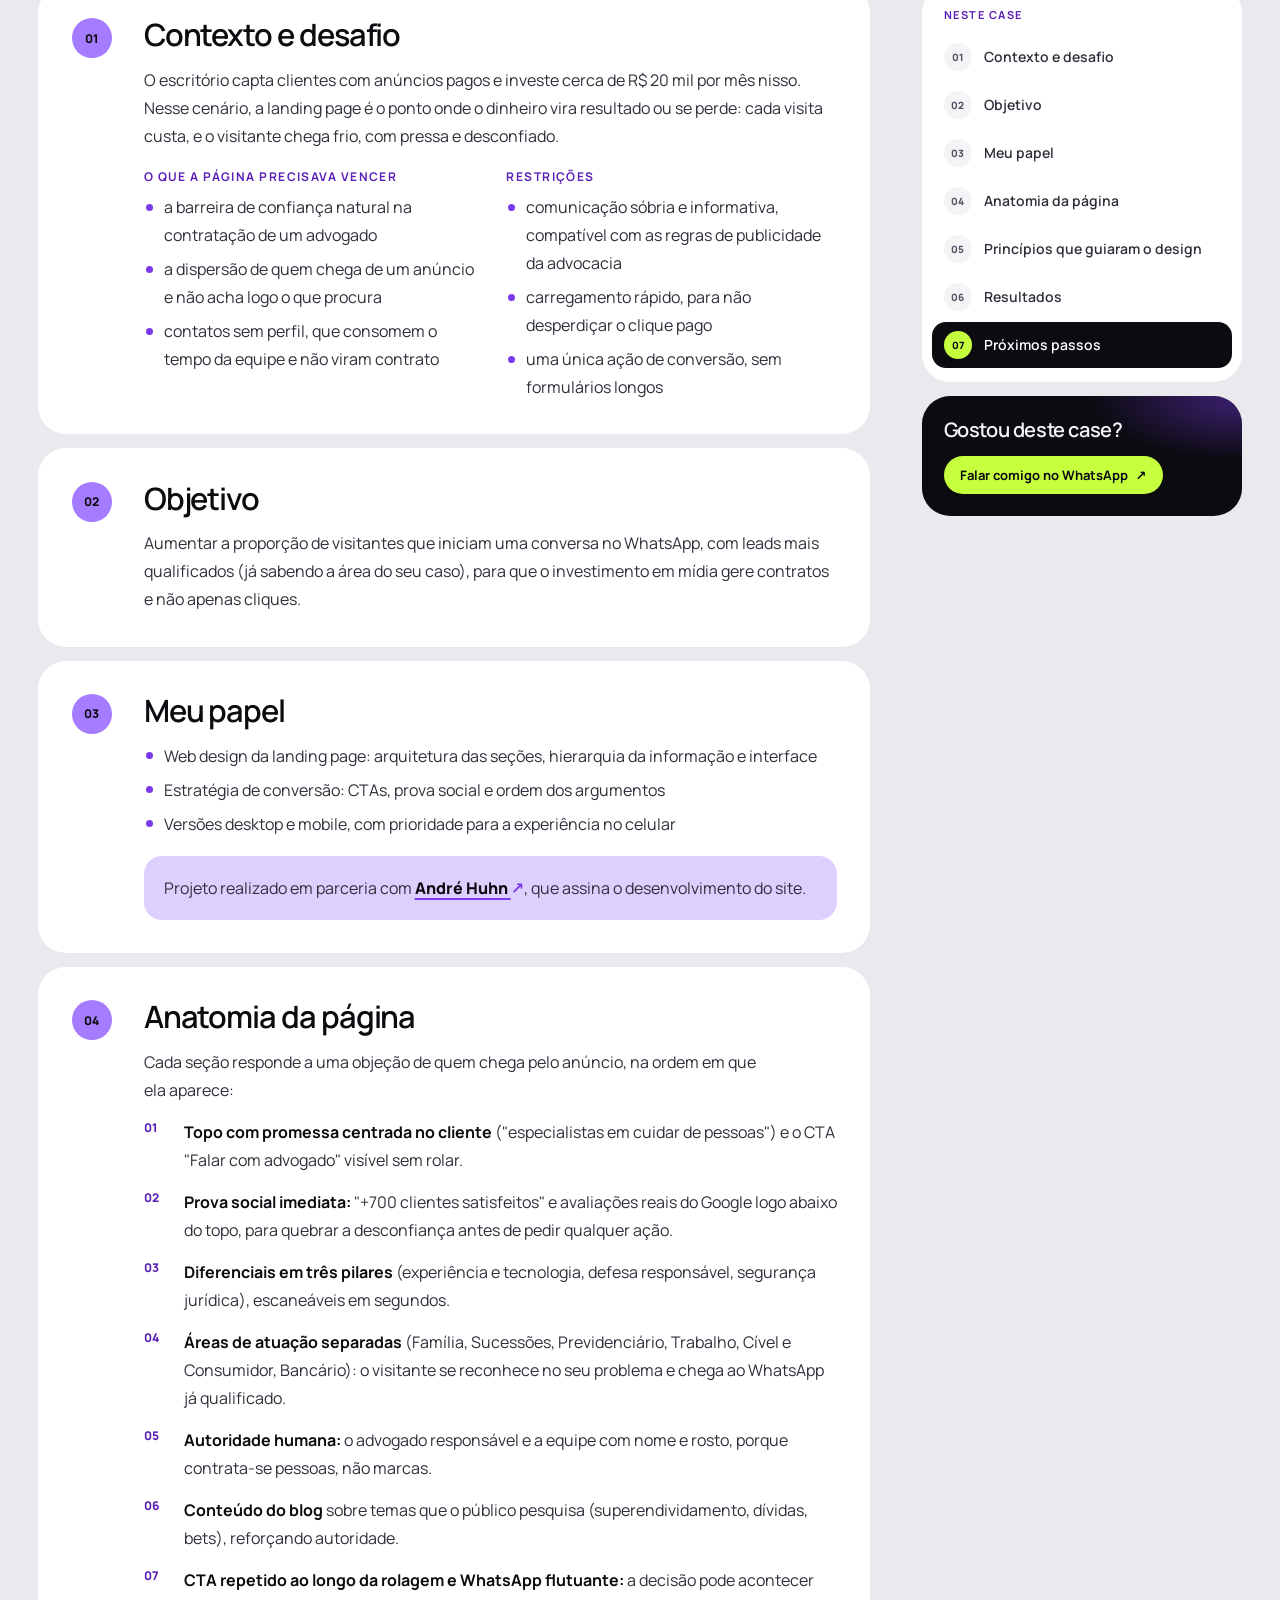
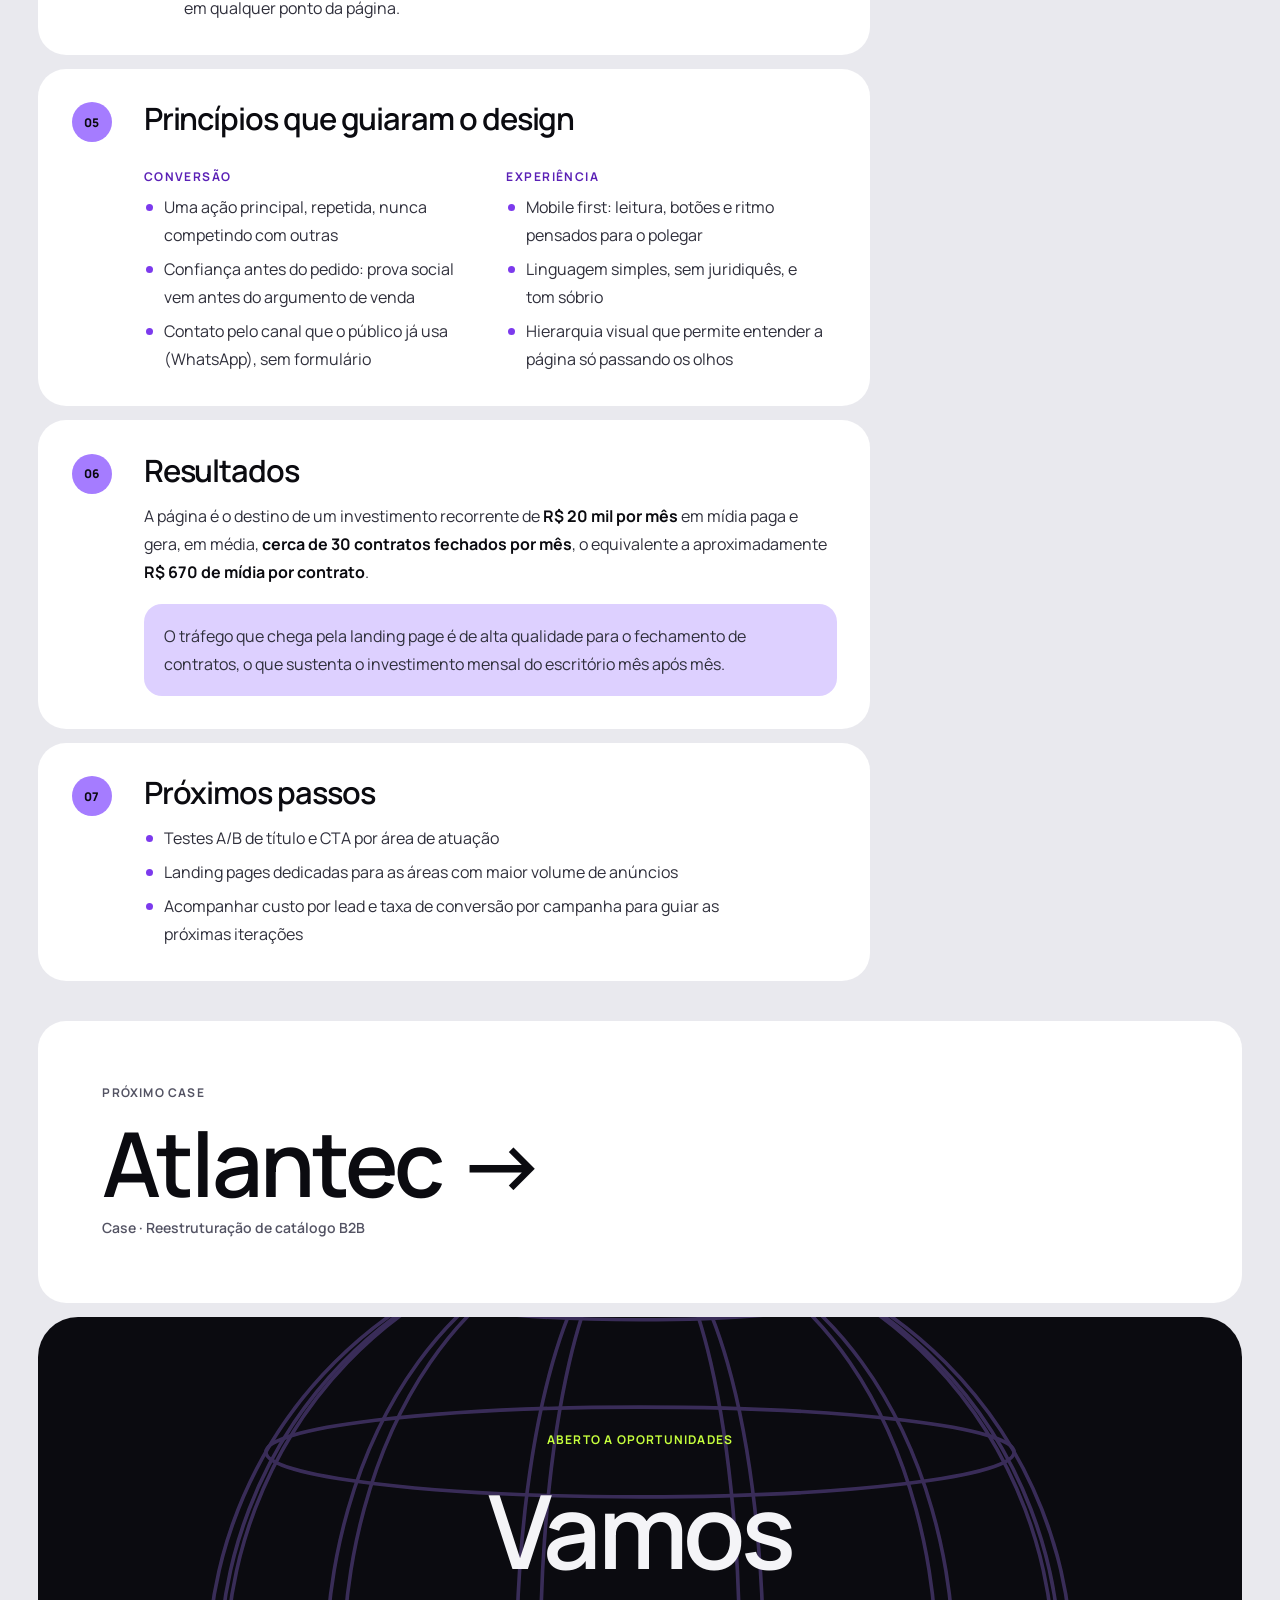
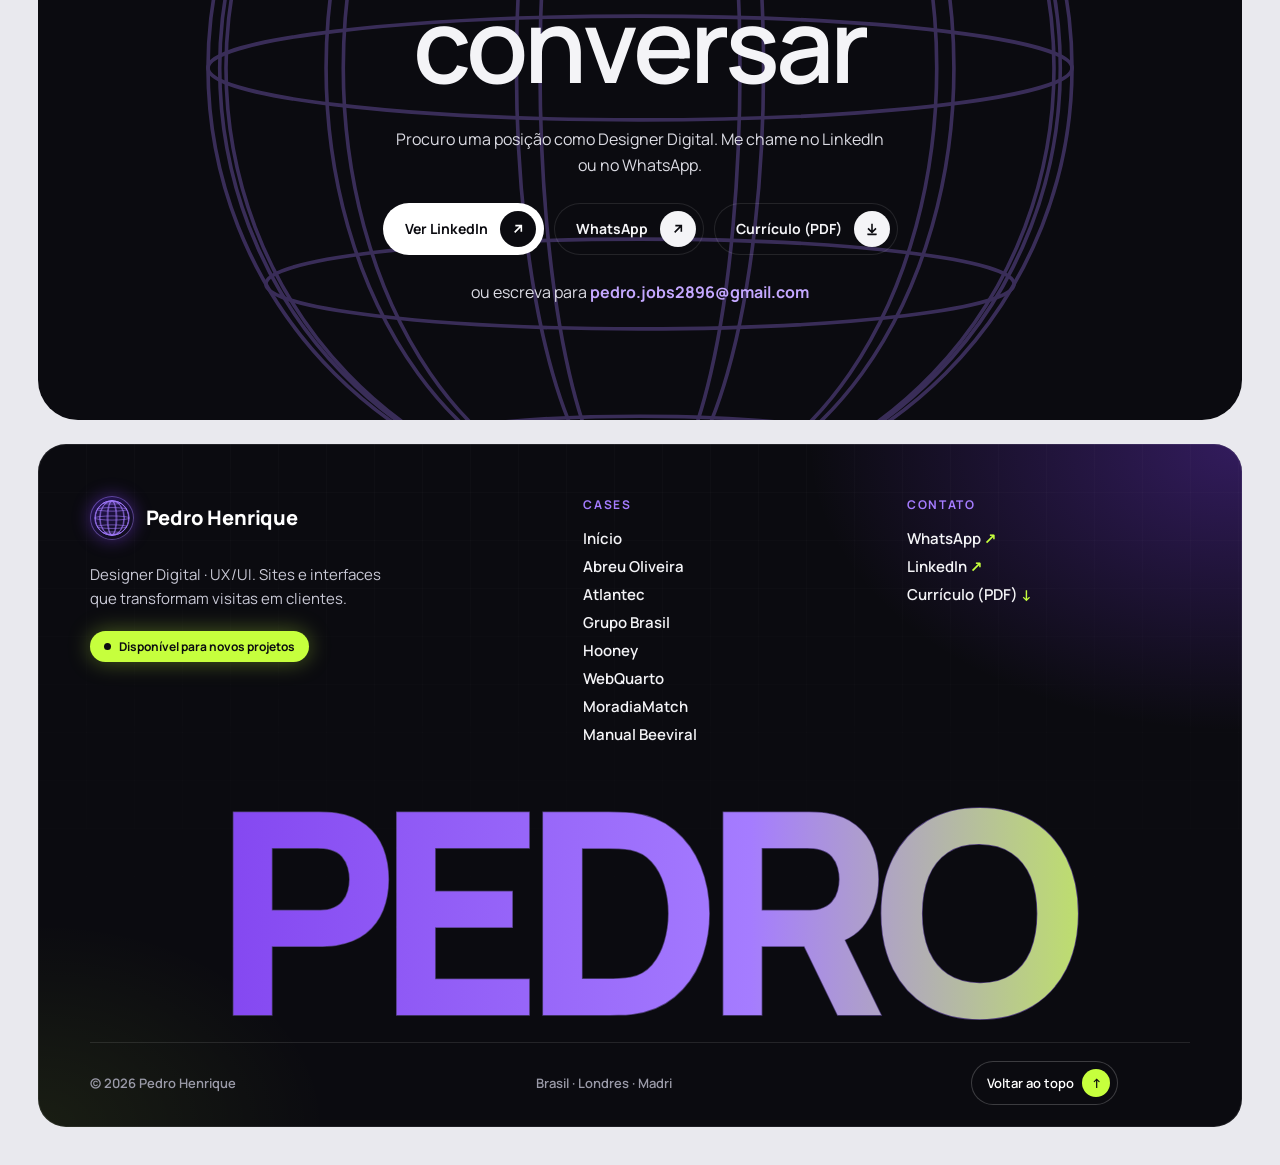
<file: abreu-oliveira.html>
<!doctype html>
<html lang="pt-BR">
<head>
<meta charset="utf-8">
<meta name="viewport" content="width=device-width, initial-scale=1">
<title>Abreu Oliveira · Case de landing page · Pedro Henrique</title>
<meta name="description" content="Case de web design: landing page de captação do escritório Abreu Oliveira Advocacia, que recebe R$ 20 mil por mês em tráfego pago e gera cerca de 30 contratos por mês.">
<link rel="preconnect" href="https://fonts.googleapis.com">
<link rel="preconnect" href="https://fonts.gstatic.com" crossorigin>
<link href="https://fonts.googleapis.com/css2?family=Manrope:wght@400;500;600;700;800&display=swap" rel="stylesheet">
<link rel="icon" href="favicon.svg" type="image/svg+xml">
<link rel="icon" href="favicon-32.png" sizes="32x32" type="image/png">
<link rel="apple-touch-icon" href="apple-touch-icon.png">
<meta name="theme-color" content="#0b0b10">
<link rel="stylesheet" href="assets/style.css?v=foot2">
</head>
<body class="is-case">

<header class="nav">
  <a class="nav__logo" href="index.html" aria-label="Voltar ao portfólio">
    <svg class="globe" data-color="#a57cff" data-stroke="1.6" viewBox="0 0 100 100" aria-hidden="true"></svg>
  </a>
  <div class="nav__right">
    <a class="nav__back" href="index.html#trabalhos">← Voltar<span> aos trabalhos</span></a>
    <button class="nav__lang js-lang" type="button"><span data-l="pt">PT</span><span>/</span><span data-l="en">EN</span></button>
    <button class="nav__menu-btn" type="button" aria-expanded="false" aria-controls="menu">Menu</button>
  </div>
</header>

<div class="menu" id="menu" aria-hidden="true" inert>
  <div class="menu__top">
    <span>Pedro Henrique ✦ Designer Digital</span>
    <button class="menu__close" type="button">Fechar ✕</button>
  </div>
  <ul class="menu__links">
    <li><a href="index.html"><span>01</span>Início</a></li>
    <li><a href="index.html#trabalhos"><span>02</span>Trabalhos</a></li>
    <li><a href="abreu-oliveira.html"><span>03</span>Case Abreu Oliveira</a></li>
    <li><a href="atlantec.html"><span>04</span>Case Atlantec</a></li>
    <li><a href="grupo-brasil.html"><span>05</span>Case Grupo Brasil</a></li>
    <li><a href="hooney.html"><span>06</span>Case Hooney</a></li>
    <li><a href="webquarto.html"><span>07</span>Case WebQuarto</a></li>
    <li><a href="moradiamatch.html"><span>08</span>Case MoradiaMatch</a></li>
    <li><a href="beeviral.html"><span>09</span>Manual Beeviral</a></li>
    <li><a class="js-linkedin" href="#" target="_blank" rel="noopener"><span>10</span>LinkedIn ↗</a></li>
  </ul>
</div>

<main id="top">
  <!-- CASE ABREU OLIVEIRA: landing page de tráfego pago, com o site real carregado ao vivo -->
  <section class="case" id="abreu-oliveira" aria-labelledby="abreu-title" style="--honey: #d9894a">
    <header class="case__head">
      <div>
        <span class="label">Case · Landing page para tráfego pago</span>
        <h2 id="abreu-title">Abreu Oliveira <span>Advocacia</span></h2>
      </div>
      <p class="case__lead">Landing page de captação de um escritório de advocacia que investe R$ 20 mil por mês em mídia paga e fecha, em média, cerca de 30 contratos por mês a partir dela. O trabalho: transformar cliques caros em conversas qualificadas no WhatsApp e em contratos fechados.</p>
      <dl class="case__meta">
        <div><dt>Cliente</dt><dd>Abreu Oliveira Advocacia</dd></div>
        <div><dt>Tipo</dt><dd>Landing page de conversão</dd></div>
        <div><dt>Canal</dt><dd>Tráfego pago → WhatsApp</dd></div>
        <div><dt>Mídia</dt><dd>R$ 20 mil/mês</dd></div>
        <div><dt>Papel</dt><dd>Web Design &amp; UX</dd></div>
      </dl>
    </header>

    <div class="kpis">
      <div class="kpi"><b>~30</b><span>contratos fechados por mês, em média, a partir desta página</span></div>
      <div class="kpi"><b>R$ 20 mil</b><span>investidos todo mês em tráfego pago apontando para a landing page</span></div>
      <div class="kpi"><b>~R$ 670</b><span>de mídia por contrato fechado (R$ 20 mil ÷ ~30 contratos)</span></div>
      <div class="kpi"><b>+700</b><span>clientes atendidos, usados como prova social logo abaixo do topo</span></div>
    </div>

    <div class="live js-live">
      <div class="live__bar">
        <span class="proto__live">Landing page no ar · role e navegue</span>
        <div class="site__actions">
          <button class="chip" type="button" data-device="desktop" aria-pressed="true">▭ Desktop</button>
          <button class="chip" type="button" data-device="mobile" aria-pressed="false">▯ Mobile</button>
          <a class="chip" href="https://abreuoliveira.adv.br" target="_blank" rel="noopener">Abrir site ↗</a>
        </div>
      </div>
      <div class="browser live__frame">
        <div class="browser__bar"><i></i><i></i><i></i><span class="browser__url">abreuoliveira.adv.br</span></div>
        <div class="site__view">
          <span class="proto__loading">Carregando a landing page…</span>
          <iframe title="Landing page do Abreu Oliveira Advocacia" data-src="https://abreuoliveira.adv.br"></iframe>
        </div>
      </div>
    </div>

    <div class="case__grid case__grid--toc">
      <aside class="case__toc" aria-label="Neste case">
        <p class="case__toc-h">Neste case</p>
        <ol>
          <li><a href="#etapa-1"><span>01</span>Contexto e desafio</a></li>
          <li><a href="#etapa-2"><span>02</span>Objetivo</a></li>
          <li><a href="#etapa-3"><span>03</span>Meu papel</a></li>
          <li><a href="#etapa-4"><span>04</span>Anatomia da página</a></li>
          <li><a href="#etapa-5"><span>05</span>Princípios que guiaram o design</a></li>
          <li><a href="#etapa-6"><span>06</span>Resultados</a></li>
          <li><a href="#etapa-7"><span>07</span>Próximos passos</a></li>
        </ol>
        <div class="case__toc-cta">
          <p>Gostou deste case?</p>
          <a class="js-whats" href="#" target="_blank" rel="noopener">Falar comigo no WhatsApp <b aria-hidden="true">↗</b></a>
        </div>
      </aside>
      <div class="case__story">
      <article class="step" id="etapa-1">
        <span class="step__num">01</span>
        <div>
          <h3>Contexto e desafio</h3>
          <p>O escritório capta clientes com anúncios pagos e investe cerca de R$ 20 mil por mês nisso. Nesse cenário, a landing page é o ponto onde o dinheiro vira resultado ou se perde: cada visita custa, e o visitante chega frio, com pressa e desconfiado.</p>
          <div class="step__cols">
            <div>
              <h4>O que a página precisava vencer</h4>
              <ul>
                <li>a barreira de confiança natural na contratação de um advogado</li>
                <li>a dispersão de quem chega de um anúncio e não acha logo o que procura</li>
                <li>contatos sem perfil, que consomem o tempo da equipe e não viram contrato</li>
              </ul>
            </div>
            <div>
              <h4>Restrições</h4>
              <ul>
                <li>comunicação sóbria e informativa, compatível com as regras de publicidade da advocacia</li>
                <li>carregamento rápido, para não desperdiçar o clique pago</li>
                <li>uma única ação de conversão, sem formulários longos</li>
              </ul>
            </div>
          </div>
        </div>
      </article>

      <article class="step" id="etapa-2">
        <span class="step__num">02</span>
        <div>
          <h3>Objetivo</h3>
          <p>Aumentar a proporção de visitantes que iniciam uma conversa no WhatsApp, com leads mais qualificados (já sabendo a área do seu caso), para que o investimento em mídia gere contratos e não apenas cliques.</p>
        </div>
      </article>

      <article class="step" id="etapa-3">
        <span class="step__num">03</span>
        <div>
          <h3>Meu papel</h3>
          <ul>
            <li>Web design da landing page: arquitetura das seções, hierarquia da informação e interface</li>
            <li>Estratégia de conversão: CTAs, prova social e ordem dos argumentos</li>
            <li>Versões desktop e mobile, com prioridade para a experiência no celular</li>
          </ul>
          <p class="step__quote">Projeto realizado em parceria com <a href="https://www.andrehuhn.com.br" target="_blank" rel="noopener">André Huhn <b aria-hidden="true">↗</b></a>, que assina o desenvolvimento do site.</p>
        </div>
      </article>

      <article class="step" id="etapa-4">
        <span class="step__num">04</span>
        <div>
          <h3>Anatomia da página</h3>
          <p>Cada seção responde a uma objeção de quem chega pelo anúncio, na ordem em que ela aparece:</p>
          <ol class="anatomy" style="margin-top: 14px">
            <li><strong>Topo com promessa centrada no cliente</strong> ("especialistas em cuidar de pessoas") e o CTA "Falar com advogado" visível sem rolar.</li>
            <li><strong>Prova social imediata:</strong> "+700 clientes satisfeitos" e avaliações reais do Google logo abaixo do topo, para quebrar a desconfiança antes de pedir qualquer ação.</li>
            <li><strong>Diferenciais em três pilares</strong> (experiência e tecnologia, defesa responsável, segurança jurídica), escaneáveis em segundos.</li>
            <li><strong>Áreas de atuação separadas</strong> (Família, Sucessões, Previdenciário, Trabalho, Cível e Consumidor, Bancário): o visitante se reconhece no seu problema e chega ao WhatsApp já qualificado.</li>
            <li><strong>Autoridade humana:</strong> o advogado responsável e a equipe com nome e rosto, porque contrata-se pessoas, não marcas.</li>
            <li><strong>Conteúdo do blog</strong> sobre temas que o público pesquisa (superendividamento, dívidas, bets), reforçando autoridade.</li>
            <li><strong>CTA repetido ao longo da rolagem e WhatsApp flutuante:</strong> a decisão pode acontecer em qualquer ponto da página.</li>
          </ol>
        </div>
      </article>

      <article class="step" id="etapa-5">
        <span class="step__num">05</span>
        <div>
          <h3>Princípios que guiaram o design</h3>
          <div class="step__cols">
            <div>
              <h4>Conversão</h4>
              <ul>
                <li>Uma ação principal, repetida, nunca competindo com outras</li>
                <li>Confiança antes do pedido: prova social vem antes do argumento de venda</li>
                <li>Contato pelo canal que o público já usa (WhatsApp), sem formulário</li>
              </ul>
            </div>
            <div>
              <h4>Experiência</h4>
              <ul>
                <li>Mobile first: leitura, botões e ritmo pensados para o polegar</li>
                <li>Linguagem simples, sem juridiquês, e tom sóbrio</li>
                <li>Hierarquia visual que permite entender a página só passando os olhos</li>
              </ul>
            </div>
          </div>
        </div>
      </article>

      <article class="step" id="etapa-6">
        <span class="step__num">06</span>
        <div>
          <h3>Resultados</h3>
          <p>A página é o destino de um investimento recorrente de <strong style="color: var(--fg)">R$ 20 mil por mês</strong> em mídia paga e gera, em média, <strong style="color: var(--fg)">cerca de 30 contratos fechados por mês</strong>, o equivalente a aproximadamente <strong style="color: var(--fg)">R$ 670 de mídia por contrato</strong>.</p>
          <p class="step__quote">O tráfego que chega pela landing page é de alta qualidade para o fechamento de contratos, o que sustenta o investimento mensal do escritório mês após mês.</p>
        </div>
      </article>

      <article class="step" id="etapa-7">
        <span class="step__num">07</span>
        <div>
          <h3>Próximos passos</h3>
          <ul>
            <li>Testes A/B de título e CTA por área de atuação</li>
            <li>Landing pages dedicadas para as áreas com maior volume de anúncios</li>
            <li>Acompanhar custo por lead e taxa de conversão por campanha para guiar as próximas iterações</li>
          </ul>
        </div>
      </article>
    </div>
    </div>
  </section>

  <!-- PRÓXIMO CASE -->
  <a class="next-case" href="atlantec.html">
    <span class="label">Próximo case</span>
    <span class="next-case__name">Atlantec →</span>
    <span class="next-case__seg">Case · Reestruturação de catálogo B2B</span>
  </a>

  <!-- CONTATO -->
  <section class="cta" id="contato">
    <svg class="globe cta__globe" data-color="#a57cff" data-stroke=".4" viewBox="0 0 100 100" aria-hidden="true"></svg>
    <div class="cta__inner reveal">
      <span class="label">Aberto a oportunidades</span>
      <h2>Vamos<br>conversar</h2>
      <p>Procuro uma posição como Designer Digital. Me chame no LinkedIn ou no WhatsApp.</p>
      <div class="cta__actions">
        <a class="btn js-linkedin" href="#" target="_blank" rel="noopener">Ver LinkedIn
          <svg viewBox="0 0 24 24" fill="none" stroke="currentColor" stroke-width="2.4"><path d="M7 17 17 7M8 7h9v9"/></svg>
        </a>
        <a class="btn btn--ghost js-whats" href="#" target="_blank" rel="noopener">WhatsApp
          <svg viewBox="0 0 24 24" fill="none" stroke="currentColor" stroke-width="2.4"><path d="M7 17 17 7M8 7h9v9"/></svg>
        </a>
        <a class="btn btn--ghost" href="cv/CV_Pedro_Henrique.pdf" download>Curr&iacute;culo (PDF)
          <svg viewBox="0 0 24 24" fill="none" stroke="currentColor" stroke-width="2.4"><path d="M12 4v12M6 11l6 6 6-6M5 20h14"/></svg>
        </a>
      </div>
      <p class="cta__mail">ou escreva para <a href="mailto:pedro.jobs2896@gmail.com">pedro.jobs2896@gmail.com</a></p>    </div>
  </section>
</main>

<footer class="footer">
  <div class="footer__card">
    <div class="footer__grid">
      <div class="footer__brand">
        <a class="footer__logo" href="index.html">
          <svg class="globe" data-color="#a57cff" data-stroke="1.6" viewBox="0 0 100 100" aria-hidden="true"></svg>
          <span>Pedro Henrique</span>
        </a>
        <p class="footer__tag">Designer Digital · UX/UI. Sites e interfaces que transformam visitas em clientes.</p>
        <span class="footer__status"><i></i>Disponível para novos projetos</span>
      </div>
      <nav class="footer__col" aria-label="Cases">
        <p class="footer__h">Cases</p>
        <ul>
          <li><a href="index.html">Início</a></li>
          <li><a href="abreu-oliveira.html">Abreu Oliveira</a></li>
          <li><a href="atlantec.html">Atlantec</a></li>
          <li><a href="grupo-brasil.html">Grupo Brasil</a></li>
          <li><a href="hooney.html">Hooney</a></li>
          <li><a href="webquarto.html">WebQuarto</a></li>
          <li><a href="moradiamatch.html">MoradiaMatch</a></li>
          <li><a href="beeviral.html">Manual Beeviral</a></li>
        </ul>
      </nav>
      <div class="footer__col">
        <p class="footer__h">Contato</p>
        <ul>
          <li><a class="js-whats" href="#" target="_blank" rel="noopener">WhatsApp <b>↗</b></a></li>
          <li><a class="js-linkedin" href="https://www.linkedin.com/in/pedro-henrique-coelho-de-souza-8a600a289/" target="_blank" rel="noopener">LinkedIn <b>↗</b></a></li>
          <li><a href="cv/CV_Pedro_Henrique.pdf" download>Currículo (PDF) <b>↓</b></a></li>
        </ul>
      </div>
    </div>
    <div class="footer__name reveal" data-text="PEDRO" aria-hidden="true">PEDRO</div>
    <div class="footer__bottom">
      <span>© <span class="year">2026</span> Pedro Henrique</span>
      <span class="footer__where">Brasil · Londres · Madri</span>
      <a class="footer__up" href="#top">Voltar ao topo <b aria-hidden="true">↑</b></a>
    </div>
  </div>
</footer>

<a class="whats js-whats" href="#" target="_blank" rel="noopener" aria-label="Conversar no WhatsApp">
  <svg viewBox="0 0 24 24" aria-hidden="true">
    <path d="M12 3a9 9 0 0 0-7.8 13.5L3 21l4.6-1.2A9 9 0 1 0 12 3z" fill="none" stroke="currentColor" stroke-width="1.8" stroke-linejoin="round"/>
    <path d="M8.6 8.4c.3-.5.6-.5.9-.5h.4c.2 0 .4.1.5.4l.7 1.7c.1.2 0 .4-.1.6l-.5.6c-.1.1-.2.3 0 .5.5.9 1.3 1.7 2.2 2.2.2.1.4.1.5 0l.6-.7c.2-.2.4-.2.6-.1l1.6.8c.2.1.3.3.3.5 0 .5-.2 1.1-.6 1.4-.5.4-1.2.6-1.9.4-2.6-.7-4.6-2.7-5.4-5.2-.2-.7-.1-1.4.2-2.1z" fill="currentColor"/>
  </svg>
  <span class="whats__label">Fale comigo</span>
</a>

<script src="assets/i18n.js?v=foot2"></script>
<script src="assets/main.js?v=foot2"></script>
</body>
</html>
</file>
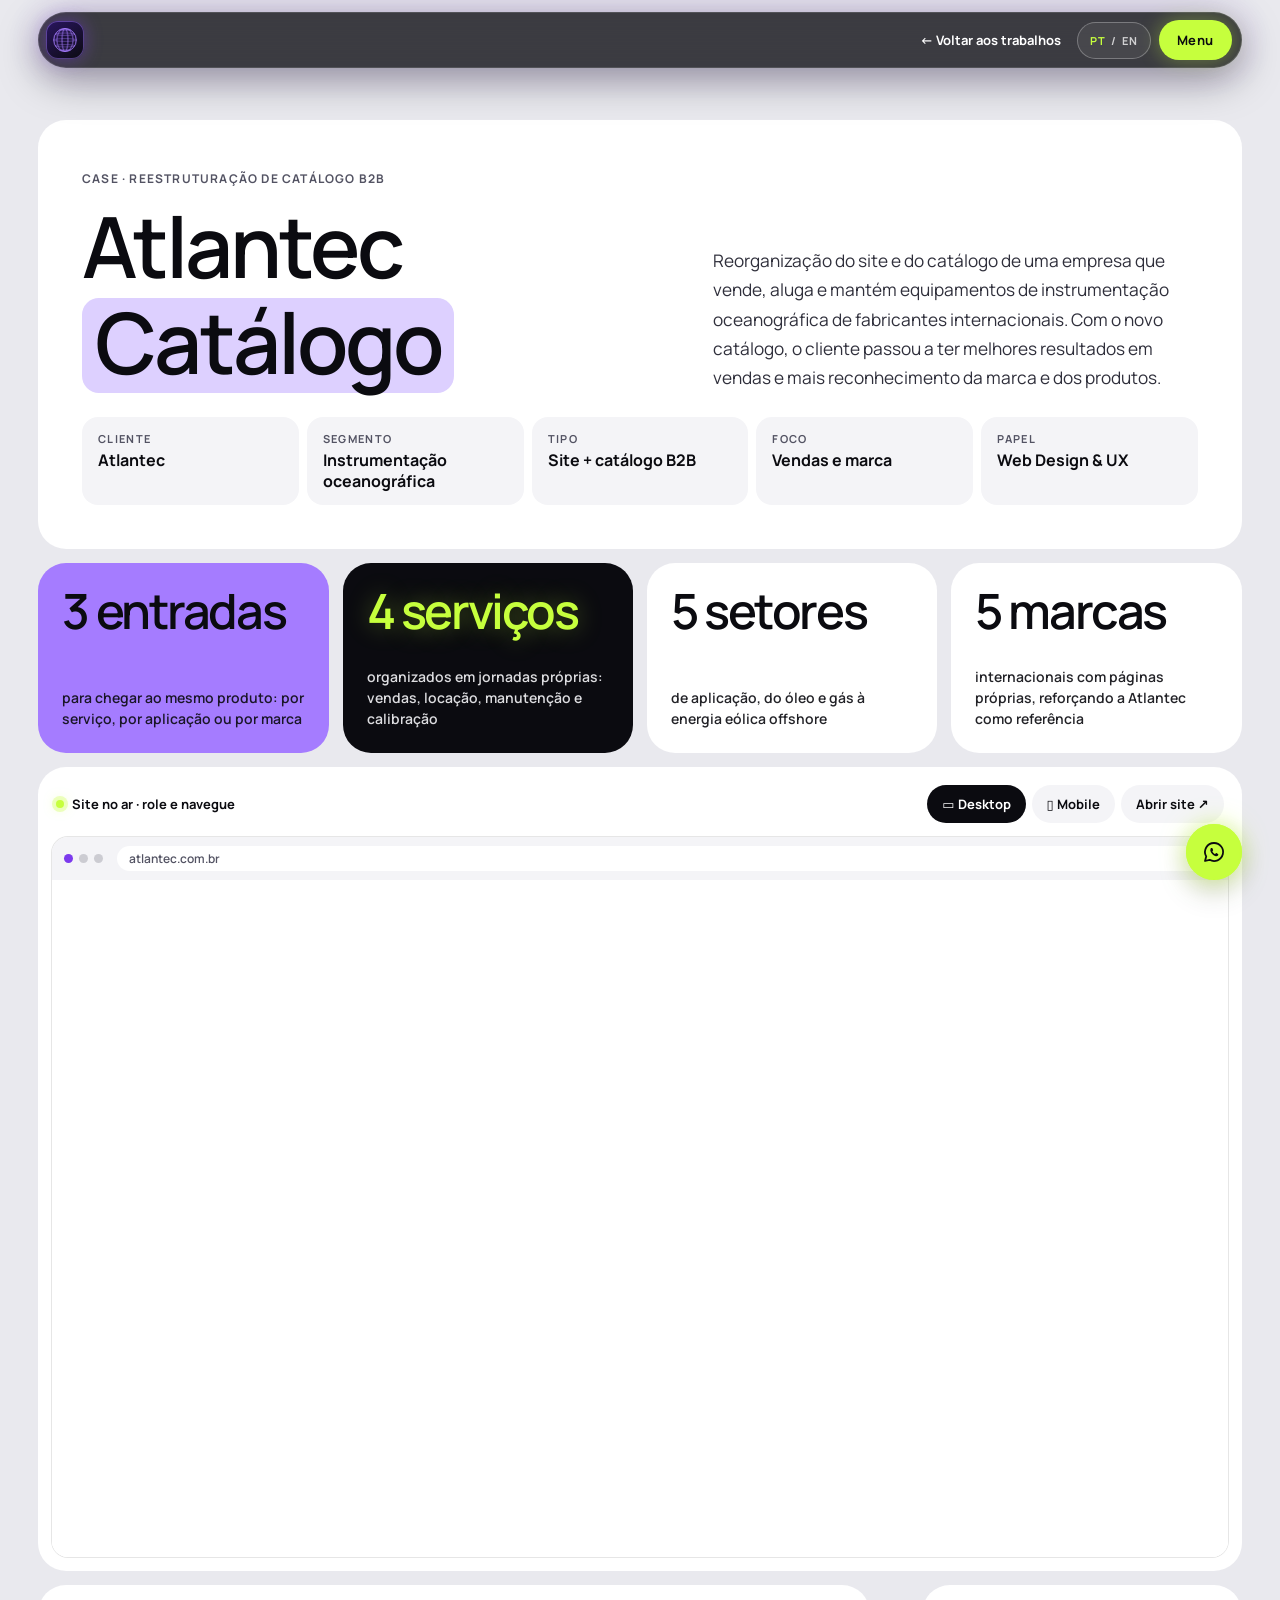
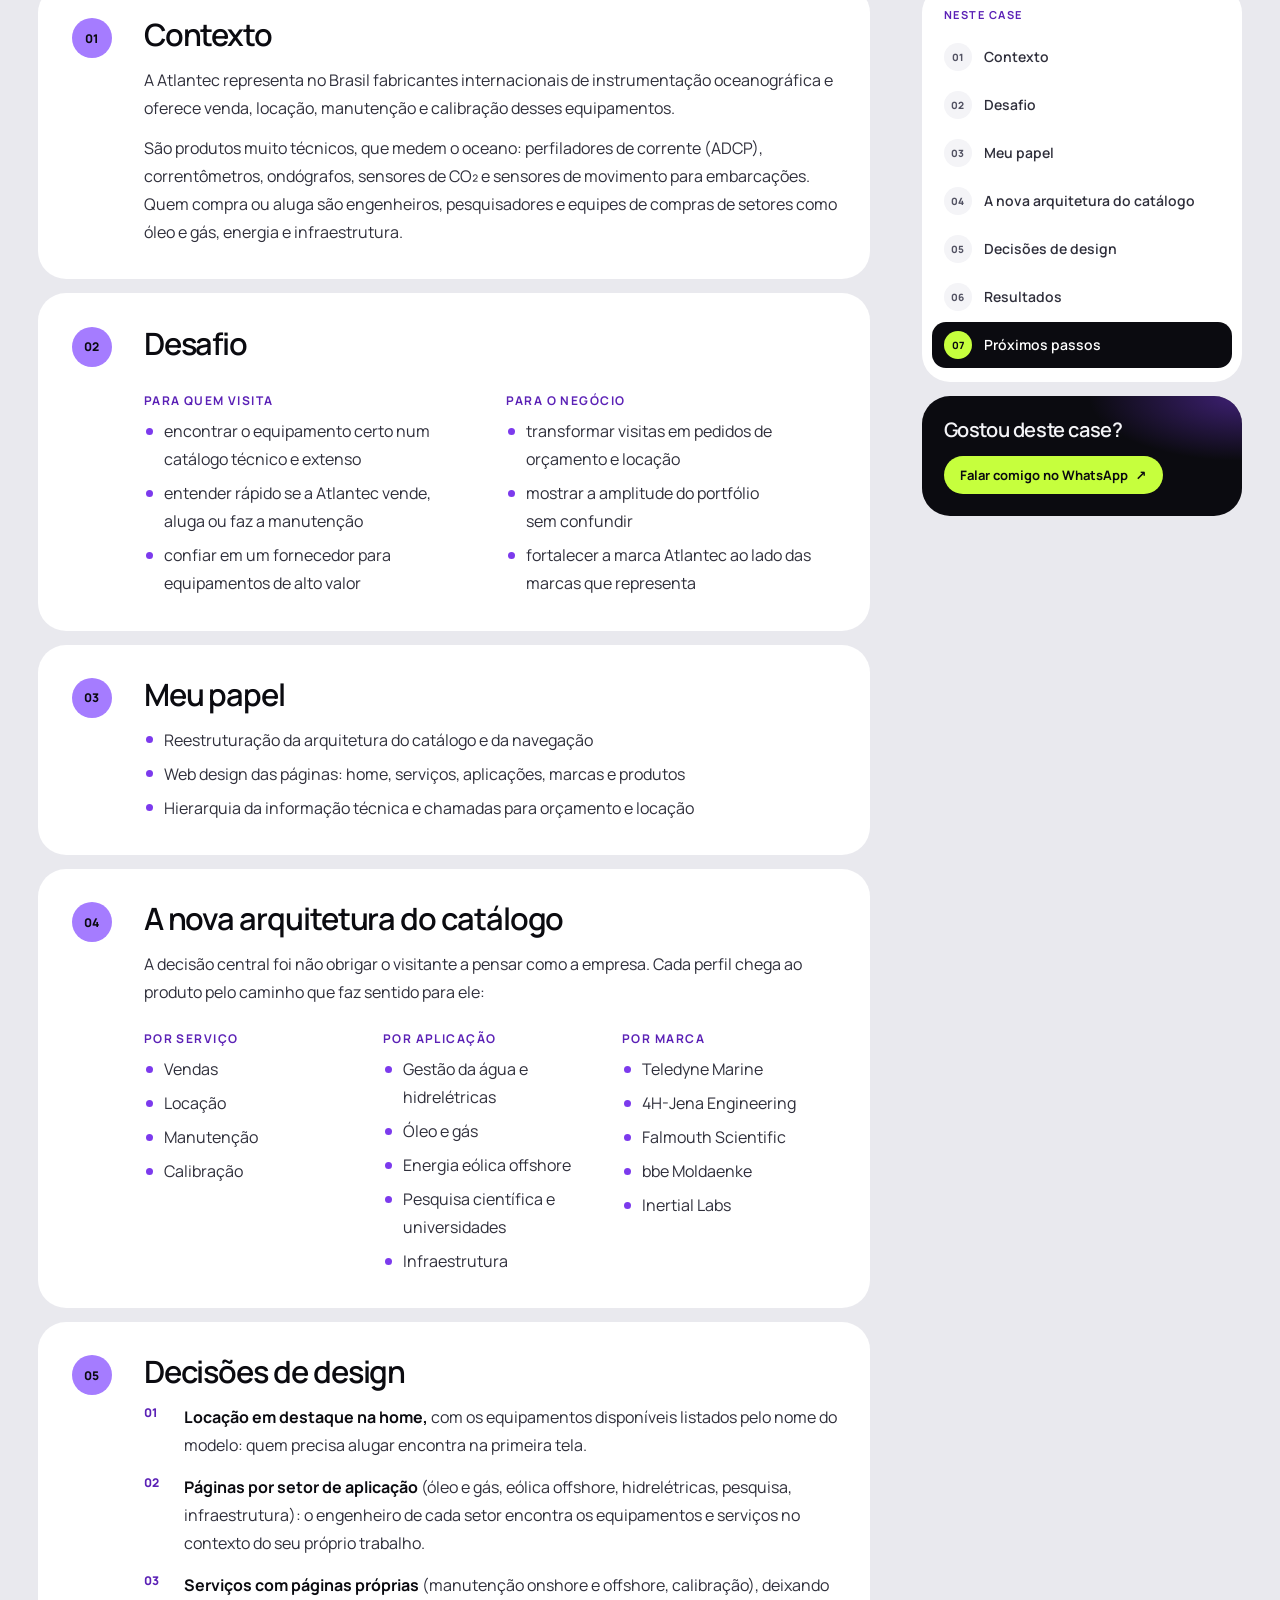
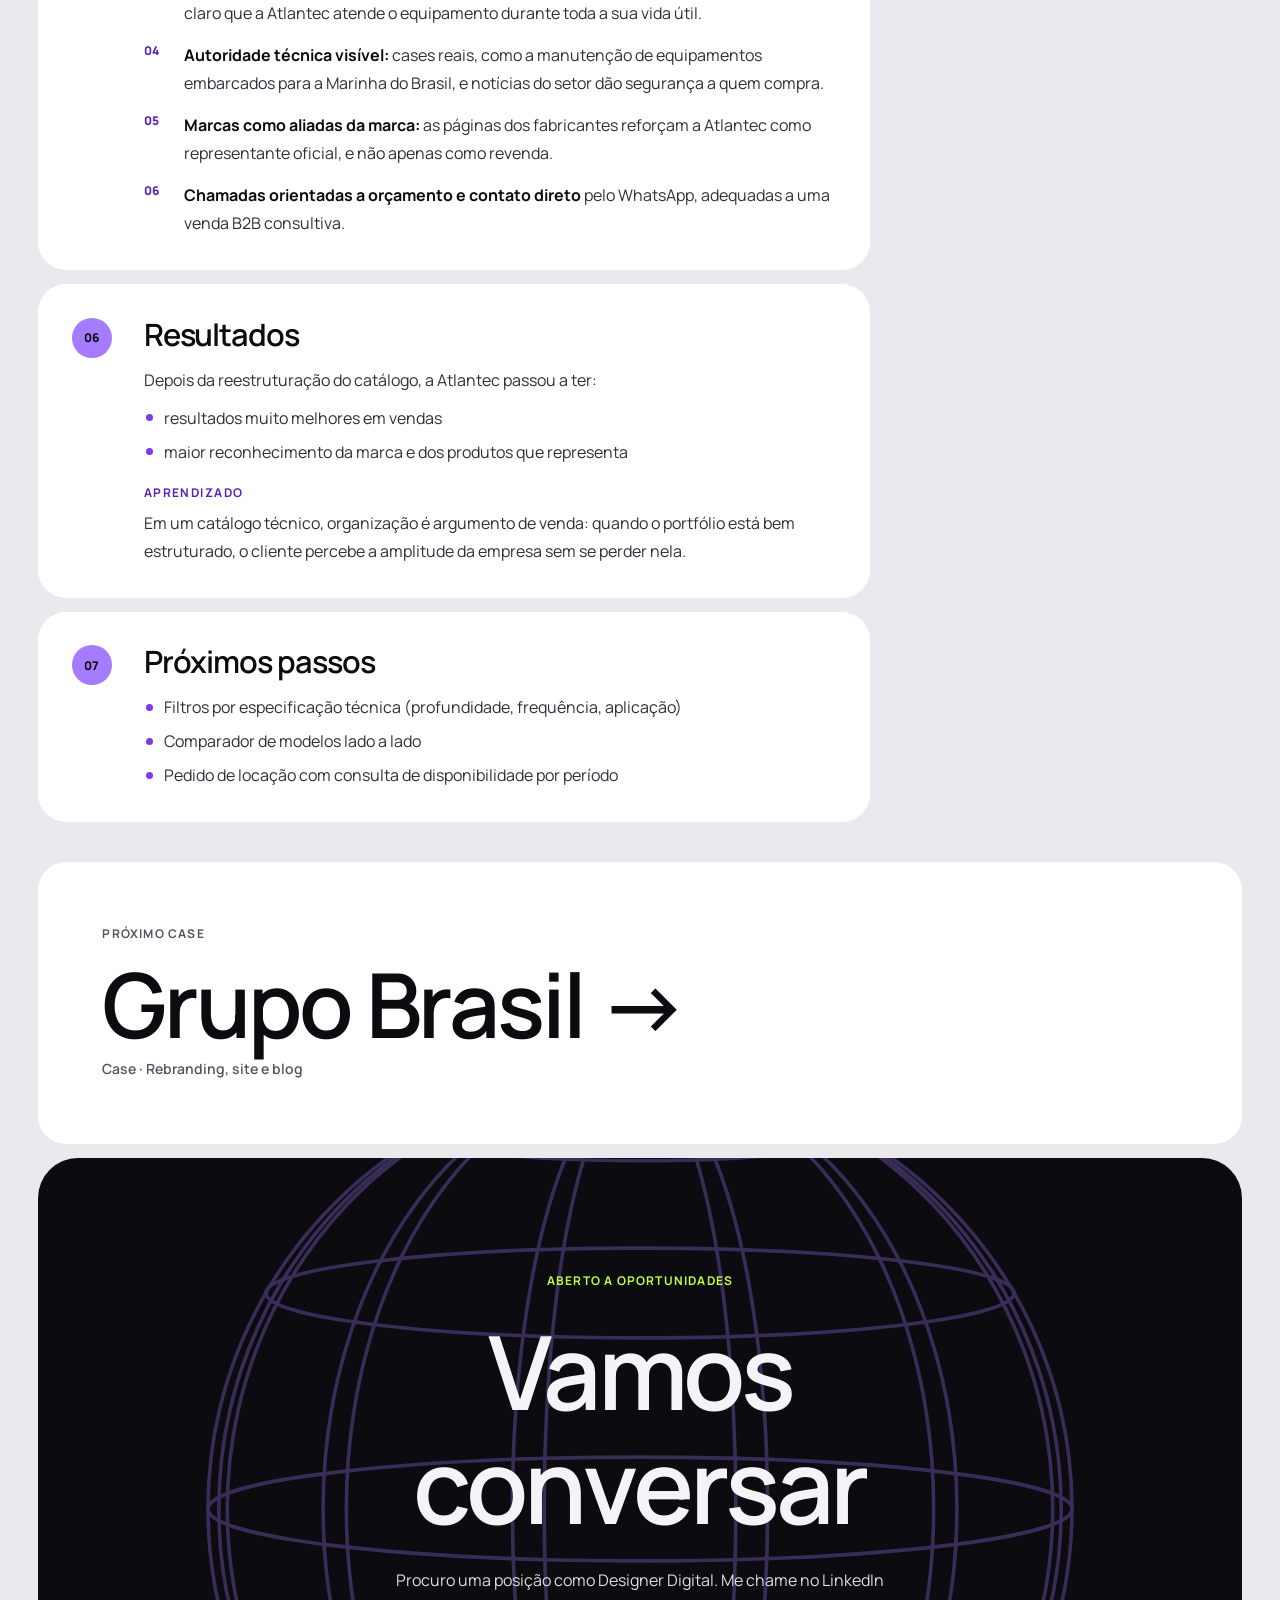
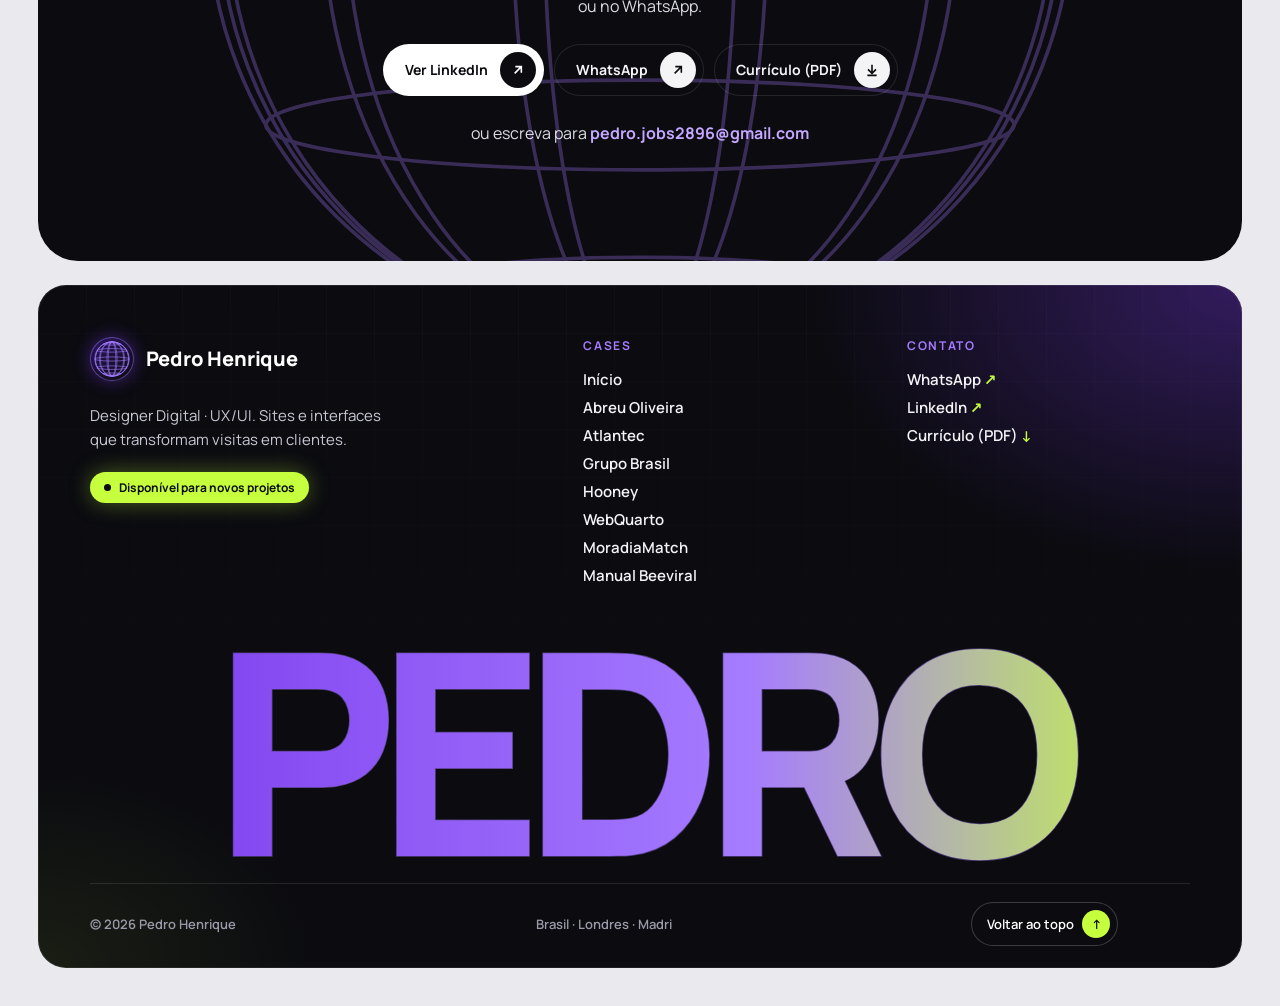
<file: atlantec.html>
<!doctype html>
<html lang="pt-BR">
<head>
<meta charset="utf-8">
<meta name="viewport" content="width=device-width, initial-scale=1">
<title>Atlantec · Case de reestruturação de catálogo · Pedro Henrique</title>
<meta name="description" content="Case de web design: reestruturação do catálogo B2B da Atlantec, empresa de instrumentação oceanográfica, com reflexo em vendas e no reconhecimento da marca.">
<link rel="preconnect" href="https://fonts.googleapis.com">
<link rel="preconnect" href="https://fonts.gstatic.com" crossorigin>
<link href="https://fonts.googleapis.com/css2?family=Manrope:wght@400;500;600;700;800&display=swap" rel="stylesheet">
<link rel="icon" href="favicon.svg" type="image/svg+xml">
<link rel="icon" href="favicon-32.png" sizes="32x32" type="image/png">
<link rel="apple-touch-icon" href="apple-touch-icon.png">
<meta name="theme-color" content="#0b0b10">
<link rel="stylesheet" href="assets/style.css?v=foot2">
</head>
<body class="is-case">

<header class="nav">
  <a class="nav__logo" href="index.html" aria-label="Voltar ao portfólio">
    <svg class="globe" data-color="#a57cff" data-stroke="1.6" viewBox="0 0 100 100" aria-hidden="true"></svg>
  </a>
  <div class="nav__right">
    <a class="nav__back" href="index.html#trabalhos">← Voltar<span> aos trabalhos</span></a>
    <button class="nav__lang js-lang" type="button"><span data-l="pt">PT</span><span>/</span><span data-l="en">EN</span></button>
    <button class="nav__menu-btn" type="button" aria-expanded="false" aria-controls="menu">Menu</button>
  </div>
</header>

<div class="menu" id="menu" aria-hidden="true" inert>
  <div class="menu__top">
    <span>Pedro Henrique ✦ Designer Digital</span>
    <button class="menu__close" type="button">Fechar ✕</button>
  </div>
  <ul class="menu__links">
    <li><a href="index.html"><span>01</span>Início</a></li>
    <li><a href="index.html#trabalhos"><span>02</span>Trabalhos</a></li>
    <li><a href="abreu-oliveira.html"><span>03</span>Case Abreu Oliveira</a></li>
    <li><a href="atlantec.html"><span>04</span>Case Atlantec</a></li>
    <li><a href="grupo-brasil.html"><span>05</span>Case Grupo Brasil</a></li>
    <li><a href="hooney.html"><span>06</span>Case Hooney</a></li>
    <li><a href="webquarto.html"><span>07</span>Case WebQuarto</a></li>
    <li><a href="moradiamatch.html"><span>08</span>Case MoradiaMatch</a></li>
    <li><a href="beeviral.html"><span>09</span>Manual Beeviral</a></li>
    <li><a class="js-linkedin" href="#" target="_blank" rel="noopener"><span>10</span>LinkedIn ↗</a></li>
  </ul>
</div>

<main id="top">
  <!-- CASE ATLANTEC: reestruturação de catálogo B2B, com o site real carregado ao vivo -->
  <section class="case" id="atlantec" aria-labelledby="atlantec-title" style="--honey: #3d9bff">
    <header class="case__head">
      <div>
        <span class="label">Case · Reestruturação de catálogo B2B</span>
        <h2 id="atlantec-title">Atlantec <span>Catálogo</span></h2>
      </div>
      <p class="case__lead">Reorganização do site e do catálogo de uma empresa que vende, aluga e mantém equipamentos de instrumentação oceanográfica de fabricantes internacionais. Com o novo catálogo, o cliente passou a ter melhores resultados em vendas e mais reconhecimento da marca e dos produtos.</p>
      <dl class="case__meta">
        <div><dt>Cliente</dt><dd>Atlantec</dd></div>
        <div><dt>Segmento</dt><dd>Instrumentação oceanográfica</dd></div>
        <div><dt>Tipo</dt><dd>Site + catálogo B2B</dd></div>
        <div><dt>Foco</dt><dd>Vendas e marca</dd></div>
        <div><dt>Papel</dt><dd>Web Design &amp; UX</dd></div>
      </dl>
    </header>

    <div class="kpis">
      <div class="kpi"><b>3 entradas</b><span>para chegar ao mesmo produto: por serviço, por aplicação ou por marca</span></div>
      <div class="kpi"><b>4 serviços</b><span>organizados em jornadas próprias: vendas, locação, manutenção e calibração</span></div>
      <div class="kpi"><b>5 setores</b><span>de aplicação, do óleo e gás à energia eólica offshore</span></div>
      <div class="kpi"><b>5 marcas</b><span>internacionais com páginas próprias, reforçando a Atlantec como referência</span></div>
    </div>

    <div class="live js-live">
      <div class="live__bar">
        <span class="proto__live">Site no ar · role e navegue</span>
        <div class="site__actions">
          <button class="chip" type="button" data-device="desktop" aria-pressed="true">▭ Desktop</button>
          <button class="chip" type="button" data-device="mobile" aria-pressed="false">▯ Mobile</button>
          <a class="chip" href="https://atlantec.com.br" target="_blank" rel="noopener">Abrir site ↗</a>
        </div>
      </div>
      <div class="browser live__frame">
        <div class="browser__bar"><i></i><i></i><i></i><span class="browser__url">atlantec.com.br</span></div>
        <div class="site__view">
          <span class="proto__loading">Carregando o site…</span>
          <iframe title="Site da Atlantec" data-src="https://atlantec.com.br"></iframe>
        </div>
      </div>
    </div>

    <div class="case__grid case__grid--toc">
      <aside class="case__toc" aria-label="Neste case">
        <p class="case__toc-h">Neste case</p>
        <ol>
          <li><a href="#etapa-1"><span>01</span>Contexto</a></li>
          <li><a href="#etapa-2"><span>02</span>Desafio</a></li>
          <li><a href="#etapa-3"><span>03</span>Meu papel</a></li>
          <li><a href="#etapa-4"><span>04</span>A nova arquitetura do catálogo</a></li>
          <li><a href="#etapa-5"><span>05</span>Decisões de design</a></li>
          <li><a href="#etapa-6"><span>06</span>Resultados</a></li>
          <li><a href="#etapa-7"><span>07</span>Próximos passos</a></li>
        </ol>
        <div class="case__toc-cta">
          <p>Gostou deste case?</p>
          <a class="js-whats" href="#" target="_blank" rel="noopener">Falar comigo no WhatsApp <b aria-hidden="true">↗</b></a>
        </div>
      </aside>
      <div class="case__story">
      <article class="step" id="etapa-1">
        <span class="step__num">01</span>
        <div>
          <h3>Contexto</h3>
          <p>A Atlantec representa no Brasil fabricantes internacionais de instrumentação oceanográfica e oferece venda, locação, manutenção e calibração desses equipamentos.</p>
          <p style="margin-top: 12px">São produtos muito técnicos, que medem o oceano: perfiladores de corrente (ADCP), correntômetros, ondógrafos, sensores de CO₂ e sensores de movimento para embarcações. Quem compra ou aluga são engenheiros, pesquisadores e equipes de compras de setores como óleo e gás, energia e infraestrutura.</p>
        </div>
      </article>

      <article class="step" id="etapa-2">
        <span class="step__num">02</span>
        <div>
          <h3>Desafio</h3>
          <div class="step__cols">
            <div>
              <h4>Para quem visita</h4>
              <ul>
                <li>encontrar o equipamento certo num catálogo técnico e extenso</li>
                <li>entender rápido se a Atlantec vende, aluga ou faz a manutenção</li>
                <li>confiar em um fornecedor para equipamentos de alto valor</li>
              </ul>
            </div>
            <div>
              <h4>Para o negócio</h4>
              <ul>
                <li>transformar visitas em pedidos de orçamento e locação</li>
                <li>mostrar a amplitude do portfólio sem confundir</li>
                <li>fortalecer a marca Atlantec ao lado das marcas que representa</li>
              </ul>
            </div>
          </div>
        </div>
      </article>

      <article class="step" id="etapa-3">
        <span class="step__num">03</span>
        <div>
          <h3>Meu papel</h3>
          <ul>
            <li>Reestruturação da arquitetura do catálogo e da navegação</li>
            <li>Web design das páginas: home, serviços, aplicações, marcas e produtos</li>
            <li>Hierarquia da informação técnica e chamadas para orçamento e locação</li>
          </ul>
        </div>
      </article>

      <article class="step" id="etapa-4">
        <span class="step__num">04</span>
        <div>
          <h3>A nova arquitetura do catálogo</h3>
          <p>A decisão central foi não obrigar o visitante a pensar como a empresa. Cada perfil chega ao produto pelo caminho que faz sentido para ele:</p>
          <div class="step__cols step__cols--3" style="margin-top: 6px">
            <div>
              <h4>Por serviço</h4>
              <ul>
                <li>Vendas</li>
                <li>Locação</li>
                <li>Manutenção</li>
                <li>Calibração</li>
              </ul>
            </div>
            <div>
              <h4>Por aplicação</h4>
              <ul>
                <li>Gestão da água e hidrelétricas</li>
                <li>Óleo e gás</li>
                <li>Energia eólica offshore</li>
                <li>Pesquisa científica e universidades</li>
                <li>Infraestrutura</li>
              </ul>
            </div>
            <div>
              <h4>Por marca</h4>
              <ul>
                <li>Teledyne Marine</li>
                <li>4H-Jena Engineering</li>
                <li>Falmouth Scientific</li>
                <li>bbe Moldaenke</li>
                <li>Inertial Labs</li>
              </ul>
            </div>
          </div>
        </div>
      </article>

      <article class="step" id="etapa-5">
        <span class="step__num">05</span>
        <div>
          <h3>Decisões de design</h3>
          <ol class="anatomy">
            <li><strong>Locação em destaque na home,</strong> com os equipamentos disponíveis listados pelo nome do modelo: quem precisa alugar encontra na primeira tela.</li>
            <li><strong>Páginas por setor de aplicação</strong> (óleo e gás, eólica offshore, hidrelétricas, pesquisa, infraestrutura): o engenheiro de cada setor encontra os equipamentos e serviços no contexto do seu próprio trabalho.</li>
            <li><strong>Serviços com páginas próprias</strong> (manutenção onshore e offshore, calibração), deixando claro que a Atlantec atende o equipamento durante toda a sua vida útil.</li>
            <li><strong>Autoridade técnica visível:</strong> cases reais, como a manutenção de equipamentos embarcados para a Marinha do Brasil, e notícias do setor dão segurança a quem compra.</li>
            <li><strong>Marcas como aliadas da marca:</strong> as páginas dos fabricantes reforçam a Atlantec como representante oficial, e não apenas como revenda.</li>
            <li><strong>Chamadas orientadas a orçamento e contato direto</strong> pelo WhatsApp, adequadas a uma venda B2B consultiva.</li>
          </ol>
        </div>
      </article>

      <article class="step" id="etapa-6">
        <span class="step__num">06</span>
        <div>
          <h3>Resultados</h3>
          <p>Depois da reestruturação do catálogo, a Atlantec passou a ter:</p>
          <ul style="margin-top: 10px">
            <li>resultados muito melhores em vendas</li>
            <li>maior reconhecimento da marca e dos produtos que representa</li>
          </ul>
          <h4>Aprendizado</h4>
          <p>Em um catálogo técnico, organização é argumento de venda: quando o portfólio está bem estruturado, o cliente percebe a amplitude da empresa sem se perder nela.</p>
        </div>
      </article>

      <article class="step" id="etapa-7">
        <span class="step__num">07</span>
        <div>
          <h3>Próximos passos</h3>
          <ul>
            <li>Filtros por especificação técnica (profundidade, frequência, aplicação)</li>
            <li>Comparador de modelos lado a lado</li>
            <li>Pedido de locação com consulta de disponibilidade por período</li>
          </ul>
        </div>
      </article>
    </div>
    </div>
  </section>

  <!-- PRÓXIMO CASE -->
  <a class="next-case" href="grupo-brasil.html">
    <span class="label">Próximo case</span>
    <span class="next-case__name">Grupo Brasil →</span>
    <span class="next-case__seg">Case · Rebranding, site e blog</span>
  </a>

  <!-- CONTATO -->
  <section class="cta" id="contato">
    <svg class="globe cta__globe" data-color="#a57cff" data-stroke=".4" viewBox="0 0 100 100" aria-hidden="true"></svg>
    <div class="cta__inner reveal">
      <span class="label">Aberto a oportunidades</span>
      <h2>Vamos<br>conversar</h2>
      <p>Procuro uma posição como Designer Digital. Me chame no LinkedIn ou no WhatsApp.</p>
      <div class="cta__actions">
        <a class="btn js-linkedin" href="#" target="_blank" rel="noopener">Ver LinkedIn
          <svg viewBox="0 0 24 24" fill="none" stroke="currentColor" stroke-width="2.4"><path d="M7 17 17 7M8 7h9v9"/></svg>
        </a>
        <a class="btn btn--ghost js-whats" href="#" target="_blank" rel="noopener">WhatsApp
          <svg viewBox="0 0 24 24" fill="none" stroke="currentColor" stroke-width="2.4"><path d="M7 17 17 7M8 7h9v9"/></svg>
        </a>
        <a class="btn btn--ghost" href="cv/CV_Pedro_Henrique.pdf" download>Curr&iacute;culo (PDF)
          <svg viewBox="0 0 24 24" fill="none" stroke="currentColor" stroke-width="2.4"><path d="M12 4v12M6 11l6 6 6-6M5 20h14"/></svg>
        </a>
      </div>
      <p class="cta__mail">ou escreva para <a href="mailto:pedro.jobs2896@gmail.com">pedro.jobs2896@gmail.com</a></p>    </div>
  </section>
</main>

<footer class="footer">
  <div class="footer__card">
    <div class="footer__grid">
      <div class="footer__brand">
        <a class="footer__logo" href="index.html">
          <svg class="globe" data-color="#a57cff" data-stroke="1.6" viewBox="0 0 100 100" aria-hidden="true"></svg>
          <span>Pedro Henrique</span>
        </a>
        <p class="footer__tag">Designer Digital · UX/UI. Sites e interfaces que transformam visitas em clientes.</p>
        <span class="footer__status"><i></i>Disponível para novos projetos</span>
      </div>
      <nav class="footer__col" aria-label="Cases">
        <p class="footer__h">Cases</p>
        <ul>
          <li><a href="index.html">Início</a></li>
          <li><a href="abreu-oliveira.html">Abreu Oliveira</a></li>
          <li><a href="atlantec.html">Atlantec</a></li>
          <li><a href="grupo-brasil.html">Grupo Brasil</a></li>
          <li><a href="hooney.html">Hooney</a></li>
          <li><a href="webquarto.html">WebQuarto</a></li>
          <li><a href="moradiamatch.html">MoradiaMatch</a></li>
          <li><a href="beeviral.html">Manual Beeviral</a></li>
        </ul>
      </nav>
      <div class="footer__col">
        <p class="footer__h">Contato</p>
        <ul>
          <li><a class="js-whats" href="#" target="_blank" rel="noopener">WhatsApp <b>↗</b></a></li>
          <li><a class="js-linkedin" href="https://www.linkedin.com/in/pedro-henrique-coelho-de-souza-8a600a289/" target="_blank" rel="noopener">LinkedIn <b>↗</b></a></li>
          <li><a href="cv/CV_Pedro_Henrique.pdf" download>Currículo (PDF) <b>↓</b></a></li>
        </ul>
      </div>
    </div>
    <div class="footer__name reveal" data-text="PEDRO" aria-hidden="true">PEDRO</div>
    <div class="footer__bottom">
      <span>© <span class="year">2026</span> Pedro Henrique</span>
      <span class="footer__where">Brasil · Londres · Madri</span>
      <a class="footer__up" href="#top">Voltar ao topo <b aria-hidden="true">↑</b></a>
    </div>
  </div>
</footer>

<a class="whats js-whats" href="#" target="_blank" rel="noopener" aria-label="Conversar no WhatsApp">
  <svg viewBox="0 0 24 24" aria-hidden="true">
    <path d="M12 3a9 9 0 0 0-7.8 13.5L3 21l4.6-1.2A9 9 0 1 0 12 3z" fill="none" stroke="currentColor" stroke-width="1.8" stroke-linejoin="round"/>
    <path d="M8.6 8.4c.3-.5.6-.5.9-.5h.4c.2 0 .4.1.5.4l.7 1.7c.1.2 0 .4-.1.6l-.5.6c-.1.1-.2.3 0 .5.5.9 1.3 1.7 2.2 2.2.2.1.4.1.5 0l.6-.7c.2-.2.4-.2.6-.1l1.6.8c.2.1.3.3.3.5 0 .5-.2 1.1-.6 1.4-.5.4-1.2.6-1.9.4-2.6-.7-4.6-2.7-5.4-5.2-.2-.7-.1-1.4.2-2.1z" fill="currentColor"/>
  </svg>
  <span class="whats__label">Fale comigo</span>
</a>

<script src="assets/i18n.js?v=foot2"></script>
<script src="assets/main.js?v=foot2"></script>
</body>
</html>
</file>
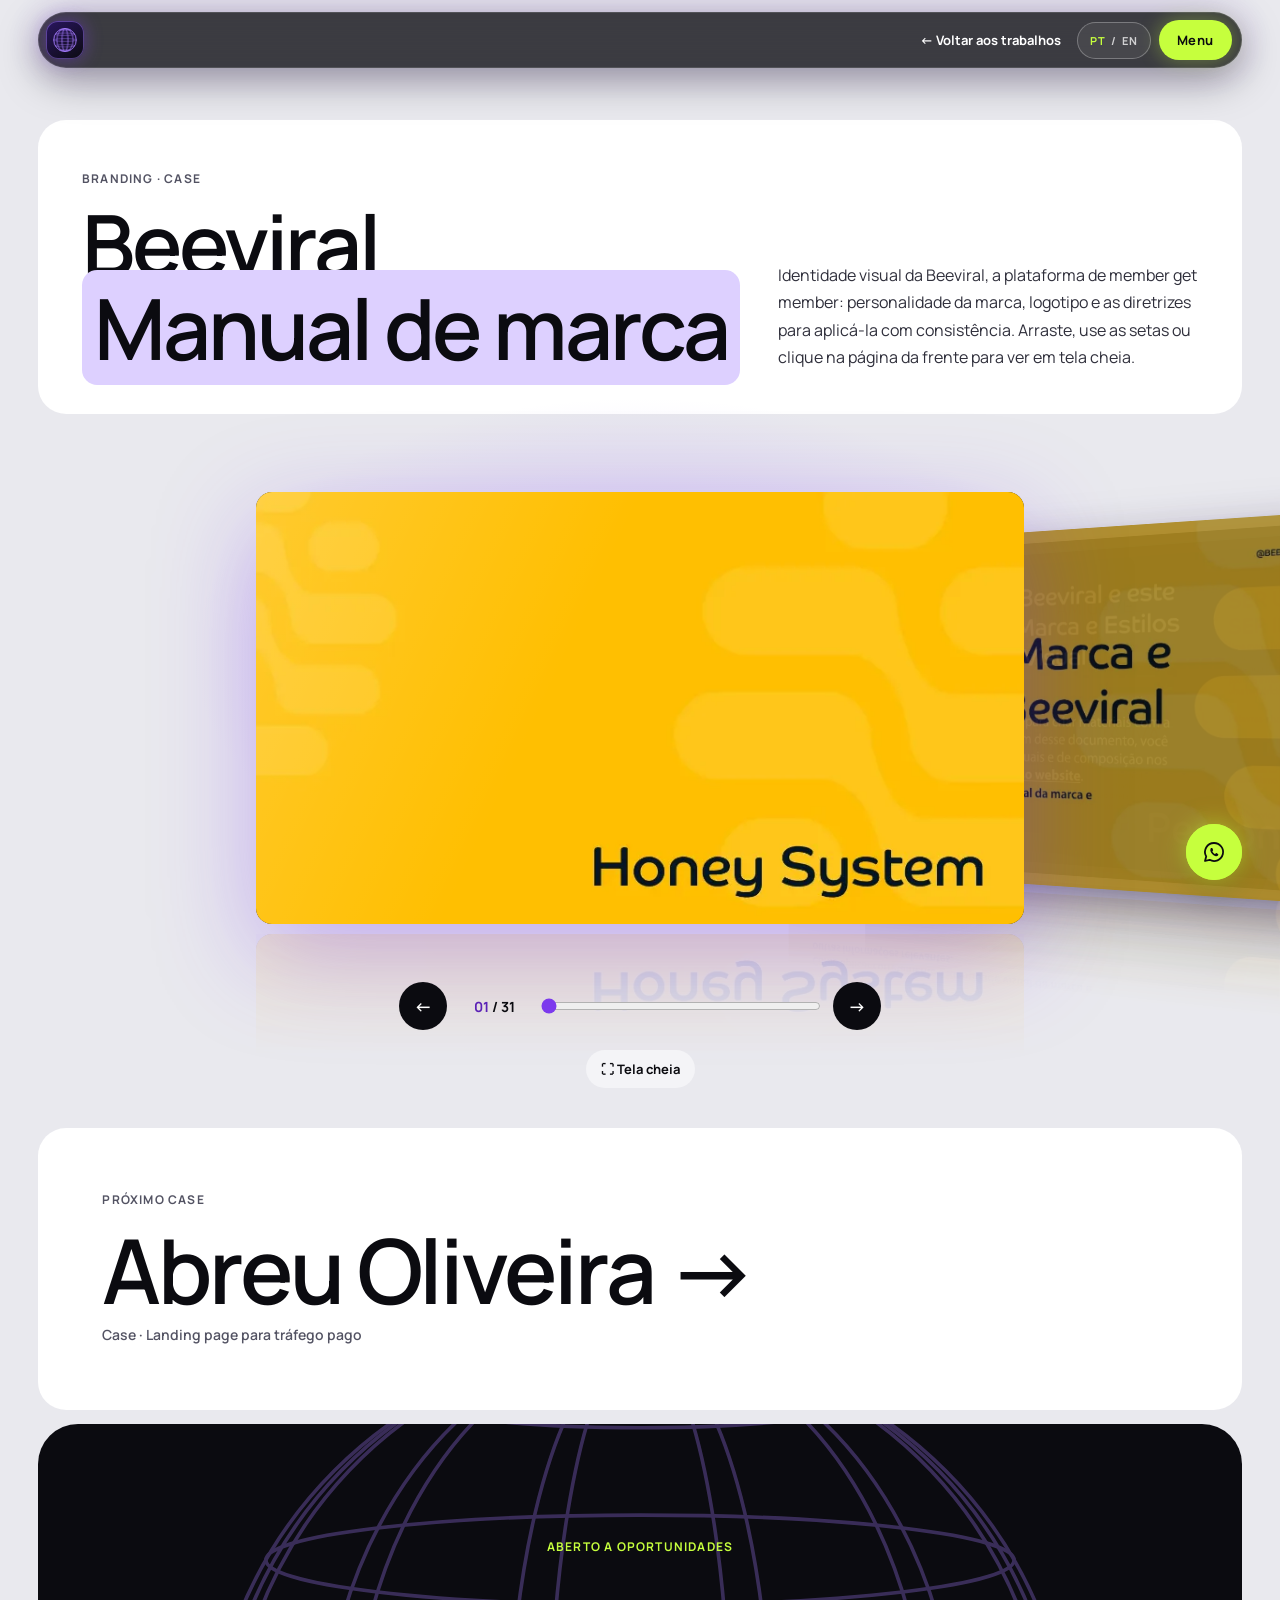
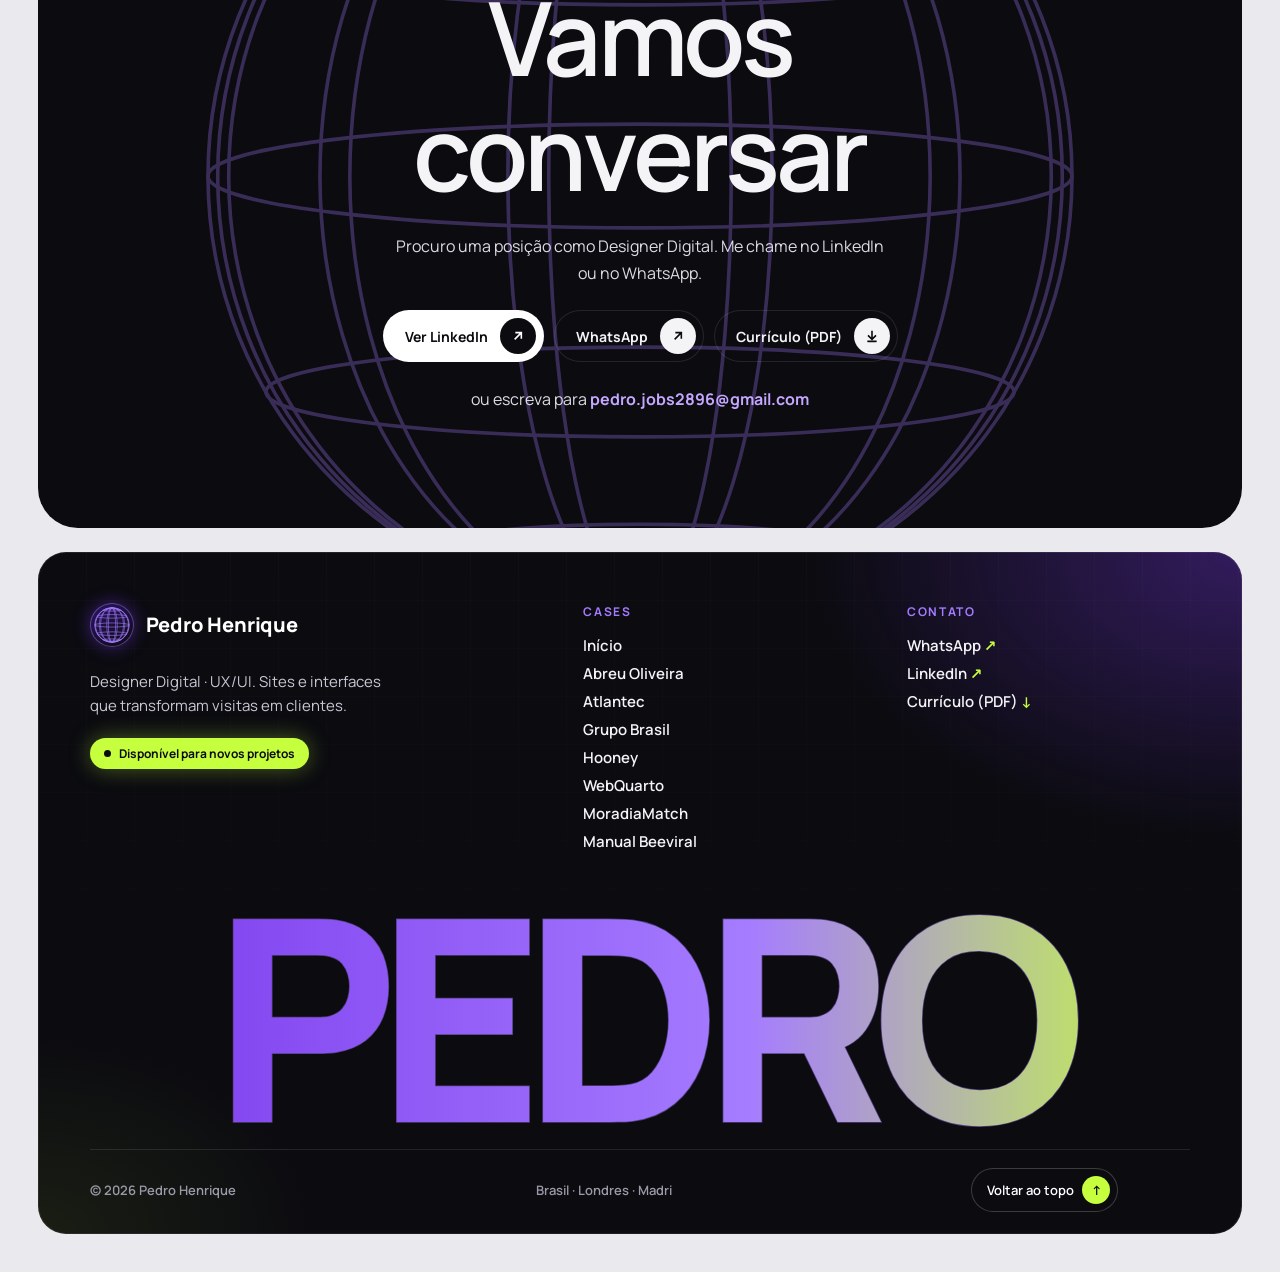
<file: beeviral.html>
<!doctype html>
<html lang="pt-BR">
<head>
<meta charset="utf-8">
<meta name="viewport" content="width=device-width, initial-scale=1">
<title>Beeviral · Manual de marca · Pedro Henrique</title>
<meta name="description" content="Manual de marca e identidade visual da Beeviral, em um visualizador 3D com as 31 páginas.">
<link rel="preconnect" href="https://fonts.googleapis.com">
<link rel="preconnect" href="https://fonts.gstatic.com" crossorigin>
<link href="https://fonts.googleapis.com/css2?family=Manrope:wght@400;500;600;700;800&display=swap" rel="stylesheet">
<link rel="icon" href="favicon.svg" type="image/svg+xml">
<link rel="icon" href="favicon-32.png" sizes="32x32" type="image/png">
<link rel="apple-touch-icon" href="apple-touch-icon.png">
<meta name="theme-color" content="#0b0b10">
<link rel="stylesheet" href="assets/style.css?v=foot2">
</head>
<body class="is-case">

<header class="nav">
  <a class="nav__logo" href="index.html" aria-label="Voltar ao portfólio">
    <svg class="globe" data-color="#a57cff" data-stroke="1.6" viewBox="0 0 100 100" aria-hidden="true"></svg>
  </a>
  <div class="nav__right">
    <a class="nav__back" href="index.html#trabalhos">← Voltar<span> aos trabalhos</span></a>
    <button class="nav__lang js-lang" type="button"><span data-l="pt">PT</span><span>/</span><span data-l="en">EN</span></button>
    <button class="nav__menu-btn" type="button" aria-expanded="false" aria-controls="menu">Menu</button>
  </div>
</header>

<div class="menu" id="menu" aria-hidden="true" inert>
  <div class="menu__top">
    <span>Pedro Henrique ✦ Designer Digital</span>
    <button class="menu__close" type="button">Fechar ✕</button>
  </div>
  <ul class="menu__links">
    <li><a href="index.html"><span>01</span>Início</a></li>
    <li><a href="index.html#trabalhos"><span>02</span>Trabalhos</a></li>
    <li><a href="abreu-oliveira.html"><span>03</span>Case Abreu Oliveira</a></li>
    <li><a href="atlantec.html"><span>04</span>Case Atlantec</a></li>
    <li><a href="grupo-brasil.html"><span>05</span>Case Grupo Brasil</a></li>
    <li><a href="hooney.html"><span>06</span>Case Hooney</a></li>
    <li><a href="webquarto.html"><span>07</span>Case WebQuarto</a></li>
    <li><a href="moradiamatch.html"><span>08</span>Case MoradiaMatch</a></li>
    <li><a href="beeviral.html"><span>09</span>Manual Beeviral</a></li>
    <li><a class="js-linkedin" href="#" target="_blank" rel="noopener"><span>10</span>LinkedIn ↗</a></li>
  </ul>
</div>

<main id="top">
  <!-- MANUAL DE MARCA: páginas do PDF convertidas em manual/pages/p01..p31.webp -->
  <section class="manual" id="manual">
    <div class="manual__head">
      <div>
        <span class="label">Branding · Case</span>
        <h2>Beeviral<br><span>Manual de marca</span></h2>
      </div>
      <p class="manual__intro">Identidade visual da Beeviral, a plataforma de member get member: personalidade da marca, logotipo e as diretrizes para aplicá-la com consistência. Arraste, use as setas ou clique na página da frente para ver em tela cheia.</p>
    </div>

    <div class="flow" tabindex="0" role="region" aria-roledescription="carrossel" aria-label="Páginas do manual de marca Beeviral">
      <div class="flow__stage js-flow"></div>
    </div>

    <div class="flow__ctrl">
      <button class="flow__btn js-flow-prev" type="button" aria-label="Página anterior">←</button>
      <span class="flow__count" aria-live="polite"><b class="js-flow-num">01</b> / <span class="js-flow-total">31</span></span>
      <input class="flow__range js-flow-range" type="range" min="1" max="31" value="1" aria-label="Ir para a página">
      <button class="flow__btn js-flow-next" type="button" aria-label="Próxima página">→</button>
      <div class="flow__links">
        <button class="chip js-flow-open" type="button">⛶ Tela cheia</button>
      </div>
    </div>
  </section>

  <!-- PRÓXIMO CASE -->
  <a class="next-case" href="abreu-oliveira.html">
    <span class="label">Próximo case</span>
    <span class="next-case__name">Abreu Oliveira →</span>
    <span class="next-case__seg">Case · Landing page para tráfego pago</span>
  </a>

  <!-- CONTATO -->
  <section class="cta" id="contato">
    <svg class="globe cta__globe" data-color="#a57cff" data-stroke=".4" viewBox="0 0 100 100" aria-hidden="true"></svg>
    <div class="cta__inner reveal">
      <span class="label">Aberto a oportunidades</span>
      <h2>Vamos<br>conversar</h2>
      <p>Procuro uma posição como Designer Digital. Me chame no LinkedIn ou no WhatsApp.</p>
      <div class="cta__actions">
        <a class="btn js-linkedin" href="#" target="_blank" rel="noopener">Ver LinkedIn
          <svg viewBox="0 0 24 24" fill="none" stroke="currentColor" stroke-width="2.4"><path d="M7 17 17 7M8 7h9v9"/></svg>
        </a>
        <a class="btn btn--ghost js-whats" href="#" target="_blank" rel="noopener">WhatsApp
          <svg viewBox="0 0 24 24" fill="none" stroke="currentColor" stroke-width="2.4"><path d="M7 17 17 7M8 7h9v9"/></svg>
        </a>
        <a class="btn btn--ghost" href="cv/CV_Pedro_Henrique.pdf" download>Curr&iacute;culo (PDF)
          <svg viewBox="0 0 24 24" fill="none" stroke="currentColor" stroke-width="2.4"><path d="M12 4v12M6 11l6 6 6-6M5 20h14"/></svg>
        </a>
      </div>
      <p class="cta__mail">ou escreva para <a href="mailto:pedro.jobs2896@gmail.com">pedro.jobs2896@gmail.com</a></p>    </div>
  </section>
</main>

<footer class="footer">
  <div class="footer__card">
    <div class="footer__grid">
      <div class="footer__brand">
        <a class="footer__logo" href="index.html">
          <svg class="globe" data-color="#a57cff" data-stroke="1.6" viewBox="0 0 100 100" aria-hidden="true"></svg>
          <span>Pedro Henrique</span>
        </a>
        <p class="footer__tag">Designer Digital · UX/UI. Sites e interfaces que transformam visitas em clientes.</p>
        <span class="footer__status"><i></i>Disponível para novos projetos</span>
      </div>
      <nav class="footer__col" aria-label="Cases">
        <p class="footer__h">Cases</p>
        <ul>
          <li><a href="index.html">Início</a></li>
          <li><a href="abreu-oliveira.html">Abreu Oliveira</a></li>
          <li><a href="atlantec.html">Atlantec</a></li>
          <li><a href="grupo-brasil.html">Grupo Brasil</a></li>
          <li><a href="hooney.html">Hooney</a></li>
          <li><a href="webquarto.html">WebQuarto</a></li>
          <li><a href="moradiamatch.html">MoradiaMatch</a></li>
          <li><a href="beeviral.html">Manual Beeviral</a></li>
        </ul>
      </nav>
      <div class="footer__col">
        <p class="footer__h">Contato</p>
        <ul>
          <li><a class="js-whats" href="#" target="_blank" rel="noopener">WhatsApp <b>↗</b></a></li>
          <li><a class="js-linkedin" href="https://www.linkedin.com/in/pedro-henrique-coelho-de-souza-8a600a289/" target="_blank" rel="noopener">LinkedIn <b>↗</b></a></li>
          <li><a href="cv/CV_Pedro_Henrique.pdf" download>Currículo (PDF) <b>↓</b></a></li>
        </ul>
      </div>
    </div>
    <div class="footer__name reveal" data-text="PEDRO" aria-hidden="true">PEDRO</div>
    <div class="footer__bottom">
      <span>© <span class="year">2026</span> Pedro Henrique</span>
      <span class="footer__where">Brasil · Londres · Madri</span>
      <a class="footer__up" href="#top">Voltar ao topo <b aria-hidden="true">↑</b></a>
    </div>
  </div>
</footer>

<div class="viewer js-viewer" role="dialog" aria-modal="true" aria-label="Manual de marca Beeviral em tela cheia" hidden>
  <div class="viewer__top">
    <span class="label">Beeviral · Manual de marca</span>
    <button class="chip js-viewer-close" type="button">Fechar ✕</button>
  </div>
  <div class="viewer__stage"><img class="viewer__page js-viewer-img" alt=""></div>
  <div class="viewer__bottom flow__ctrl">
    <button class="flow__btn js-viewer-prev" type="button" aria-label="Página anterior">←</button>
    <span class="flow__count" aria-live="polite"><b class="js-viewer-num">01</b> / <span class="js-flow-total">31</span></span>
    <button class="flow__btn js-viewer-next" type="button" aria-label="Próxima página">→</button>
  </div>
</div>

<a class="whats js-whats" href="#" target="_blank" rel="noopener" aria-label="Conversar no WhatsApp">
  <svg viewBox="0 0 24 24" aria-hidden="true">
    <path d="M12 3a9 9 0 0 0-7.8 13.5L3 21l4.6-1.2A9 9 0 1 0 12 3z" fill="none" stroke="currentColor" stroke-width="1.8" stroke-linejoin="round"/>
    <path d="M8.6 8.4c.3-.5.6-.5.9-.5h.4c.2 0 .4.1.5.4l.7 1.7c.1.2 0 .4-.1.6l-.5.6c-.1.1-.2.3 0 .5.5.9 1.3 1.7 2.2 2.2.2.1.4.1.5 0l.6-.7c.2-.2.4-.2.6-.1l1.6.8c.2.1.3.3.3.5 0 .5-.2 1.1-.6 1.4-.5.4-1.2.6-1.9.4-2.6-.7-4.6-2.7-5.4-5.2-.2-.7-.1-1.4.2-2.1z" fill="currentColor"/>
  </svg>
  <span class="whats__label">Fale comigo</span>
</a>

<script src="assets/i18n.js?v=foot2"></script>
<script src="assets/main.js?v=foot2"></script>
</body>
</html>
</file>
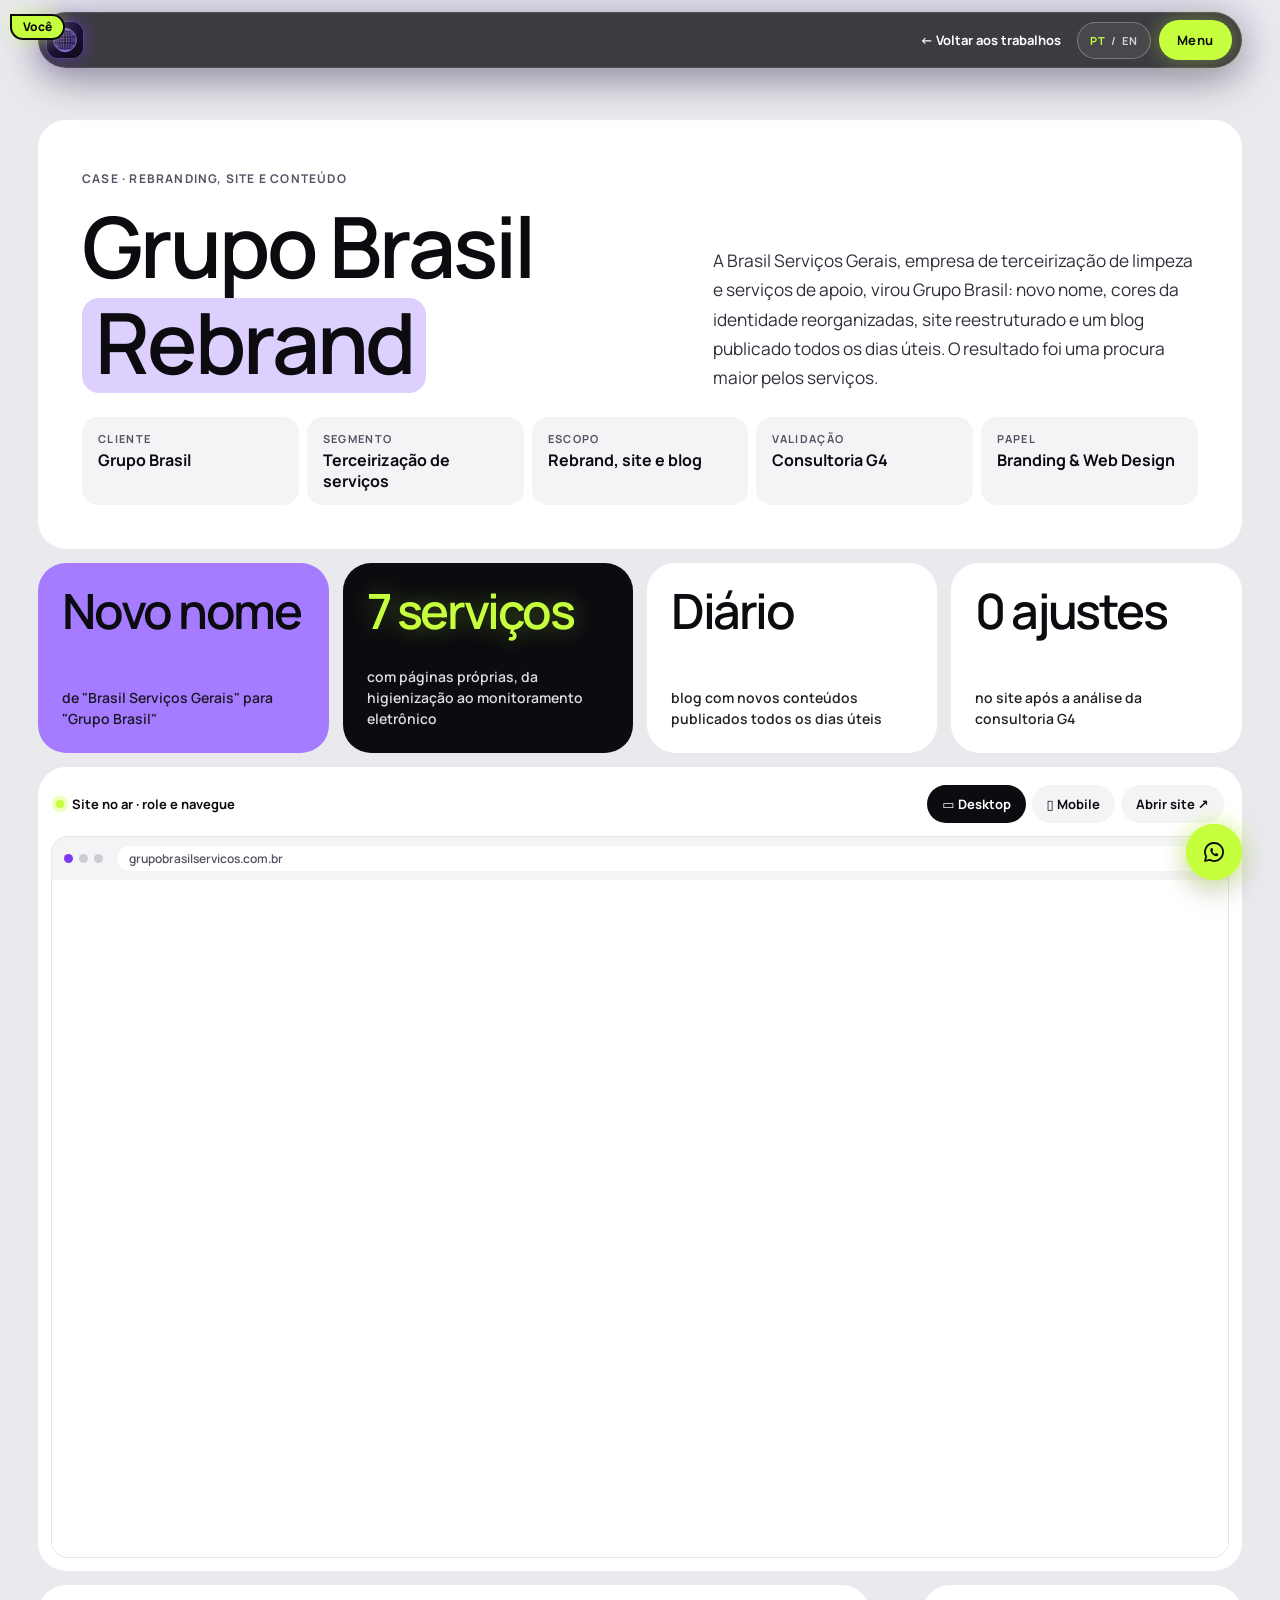
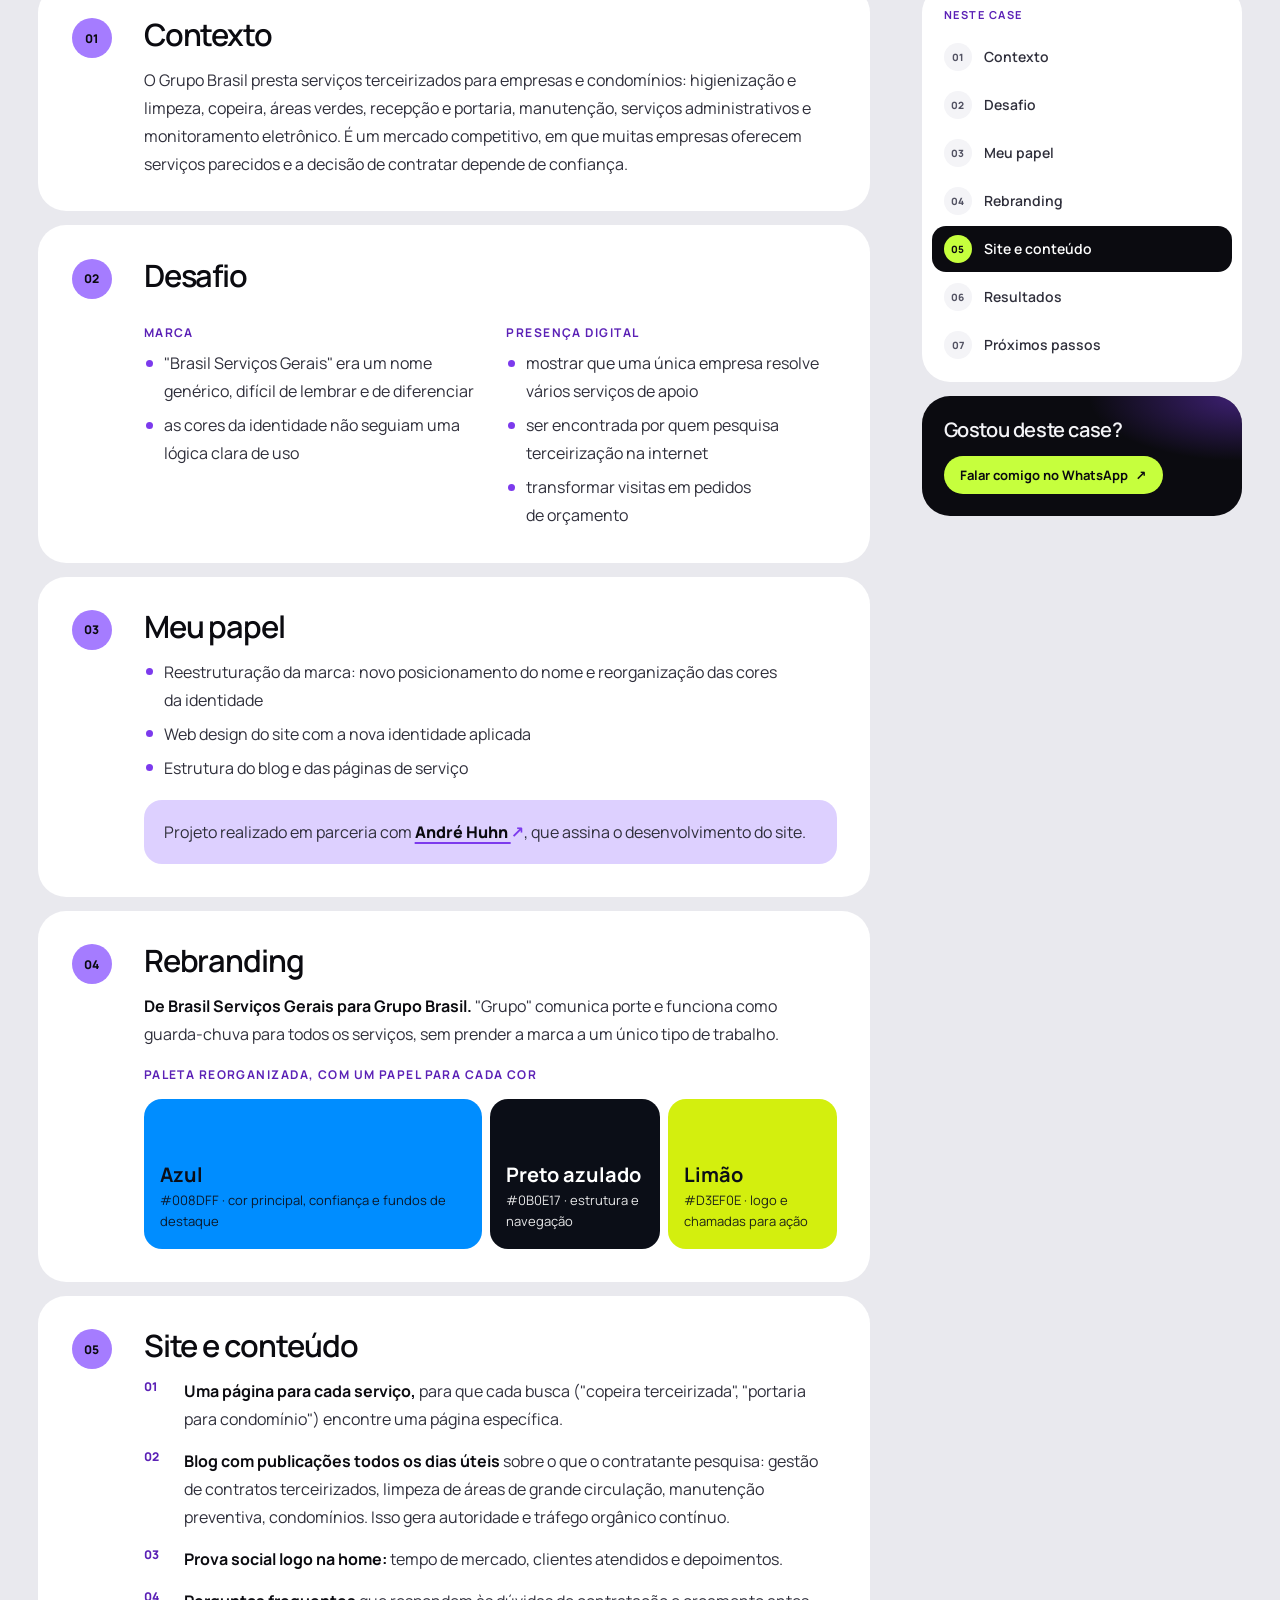
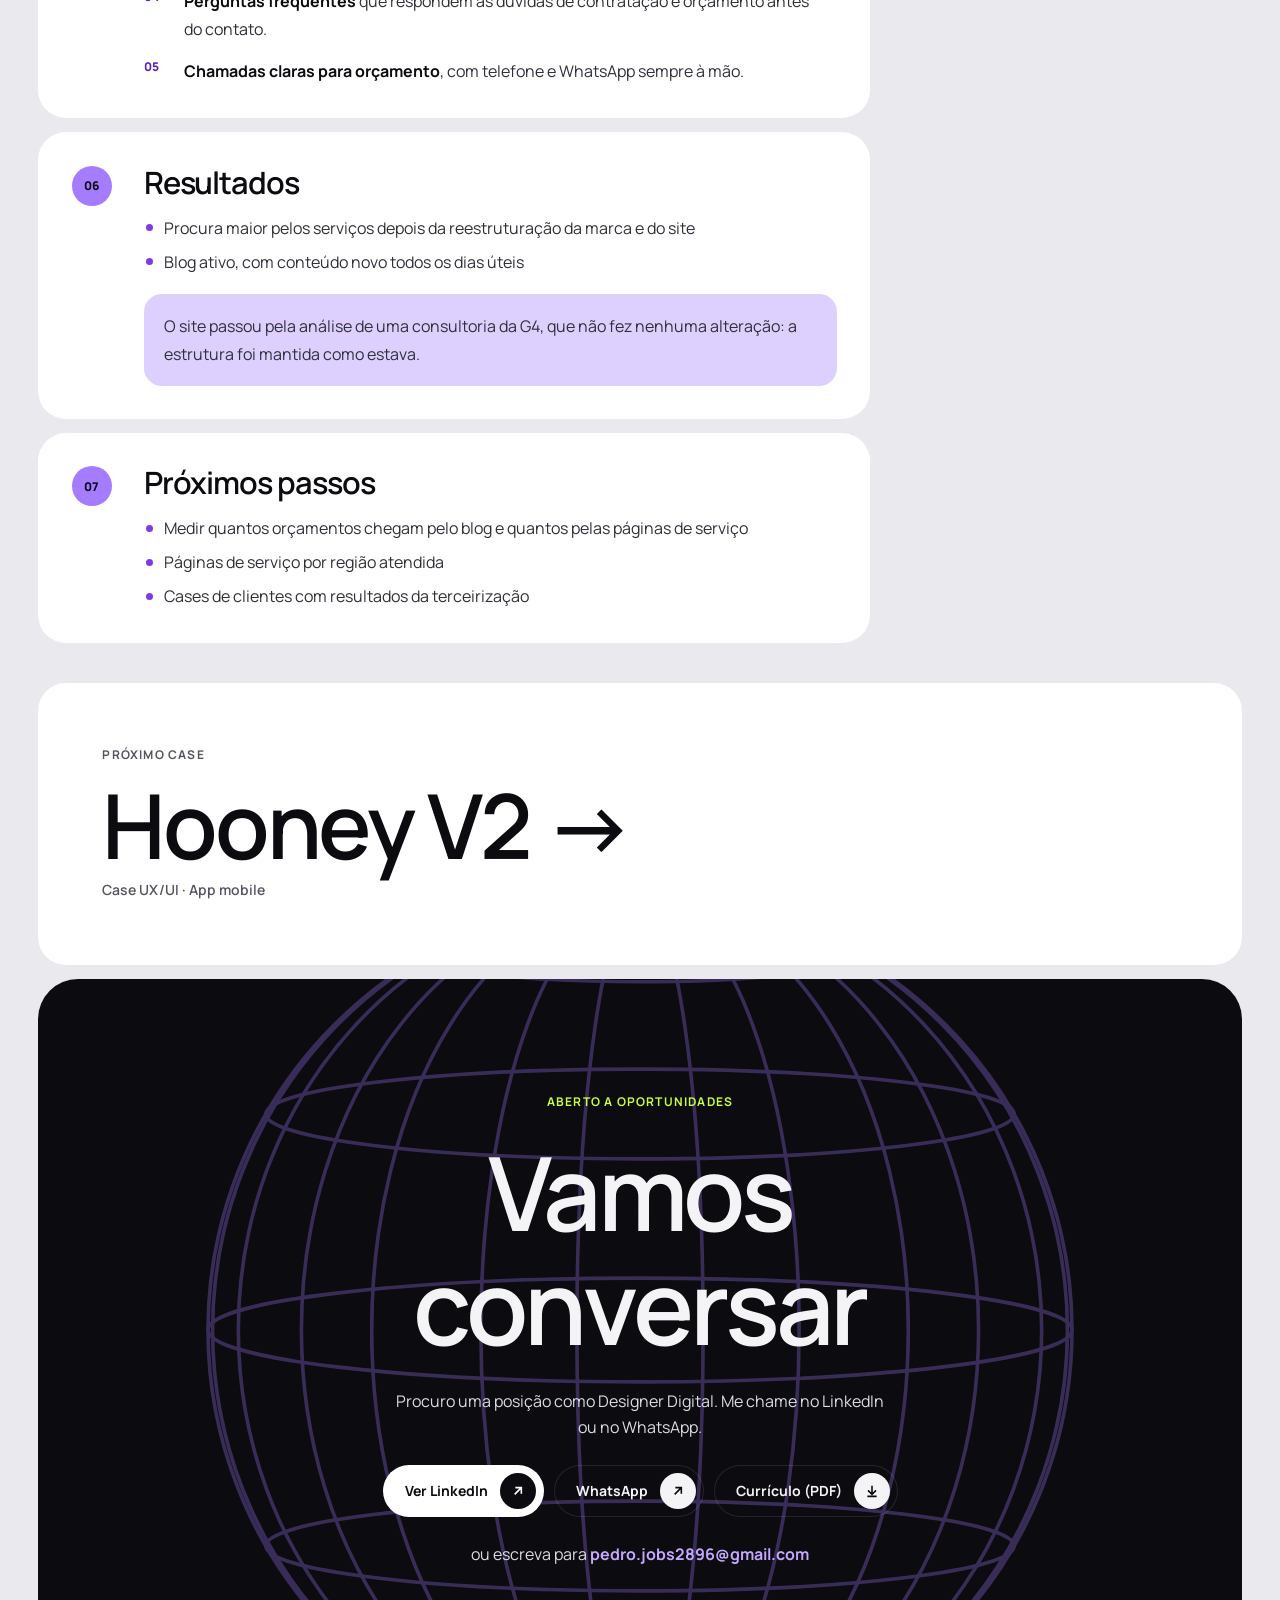
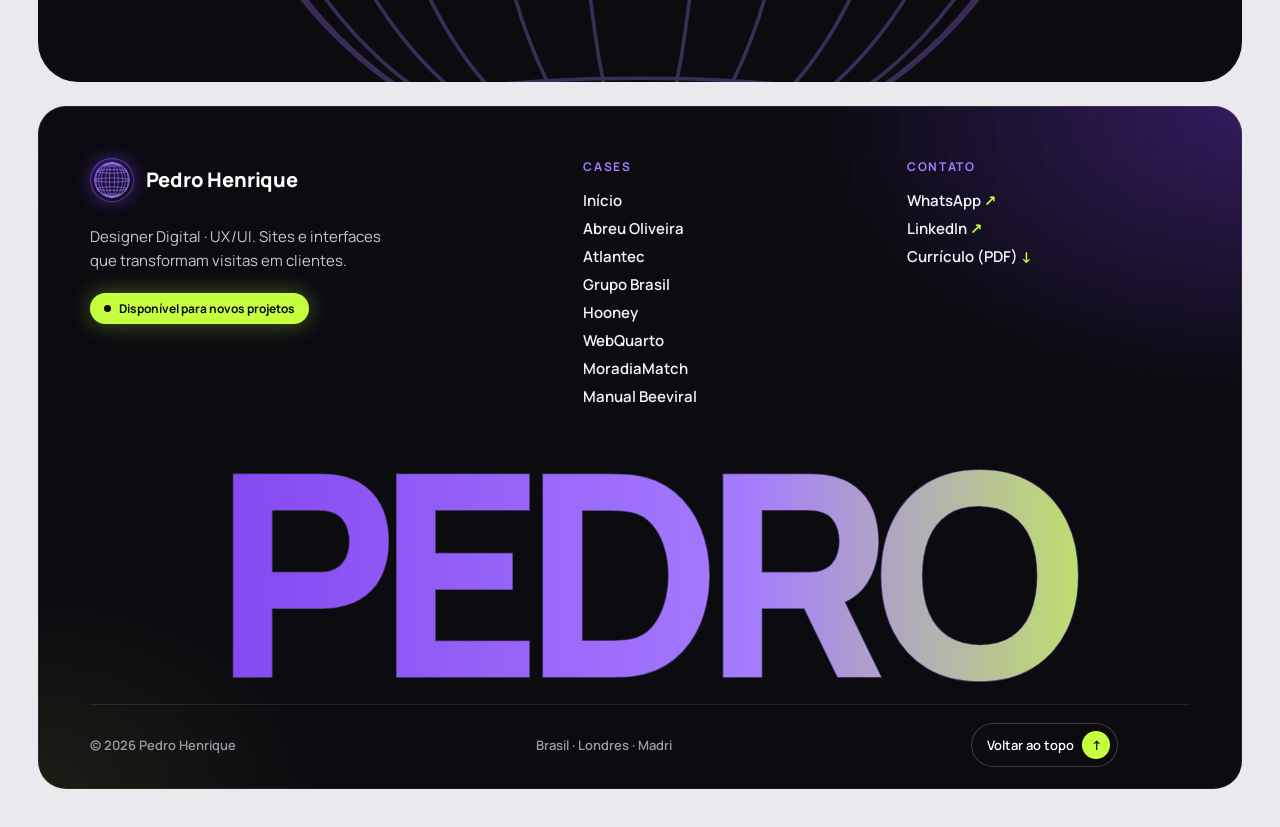
<file: grupo-brasil.html>
<!doctype html>
<html lang="pt-BR">
<head>
<meta charset="utf-8">
<meta name="viewport" content="width=device-width, initial-scale=1">
<title>Grupo Brasil · Case de rebranding e site · Pedro Henrique</title>
<meta name="description" content="Case de rebranding: Brasil Serviços Gerais virou Grupo Brasil, com nova paleta de cores, site reorganizado e blog diário, gerando mais procura pelos serviços de terceirização.">
<link rel="preconnect" href="https://fonts.googleapis.com">
<link rel="preconnect" href="https://fonts.gstatic.com" crossorigin>
<link href="https://fonts.googleapis.com/css2?family=Manrope:wght@400;500;600;700;800&display=swap" rel="stylesheet">
<link rel="icon" href="favicon.svg" type="image/svg+xml">
<link rel="icon" href="favicon-32.png" sizes="32x32" type="image/png">
<link rel="apple-touch-icon" href="apple-touch-icon.png">
<meta name="theme-color" content="#0b0b10">
<link rel="stylesheet" href="assets/style.css?v=foot2">
</head>
<body class="is-case">

<header class="nav">
  <a class="nav__logo" href="index.html" aria-label="Voltar ao portfólio">
    <svg class="globe" data-color="#a57cff" data-stroke="1.6" viewBox="0 0 100 100" aria-hidden="true"></svg>
  </a>
  <div class="nav__right">
    <a class="nav__back" href="index.html#trabalhos">← Voltar<span> aos trabalhos</span></a>
    <button class="nav__lang js-lang" type="button"><span data-l="pt">PT</span><span>/</span><span data-l="en">EN</span></button>
    <button class="nav__menu-btn" type="button" aria-expanded="false" aria-controls="menu">Menu</button>
  </div>
</header>

<div class="menu" id="menu" aria-hidden="true" inert>
  <div class="menu__top">
    <span>Pedro Henrique ✦ Designer Digital</span>
    <button class="menu__close" type="button">Fechar ✕</button>
  </div>
  <ul class="menu__links">
    <li><a href="index.html"><span>01</span>Início</a></li>
    <li><a href="index.html#trabalhos"><span>02</span>Trabalhos</a></li>
    <li><a href="abreu-oliveira.html"><span>03</span>Case Abreu Oliveira</a></li>
    <li><a href="atlantec.html"><span>04</span>Case Atlantec</a></li>
    <li><a href="grupo-brasil.html"><span>05</span>Case Grupo Brasil</a></li>
    <li><a href="hooney.html"><span>06</span>Case Hooney</a></li>
    <li><a href="webquarto.html"><span>07</span>Case WebQuarto</a></li>
    <li><a href="moradiamatch.html"><span>08</span>Case MoradiaMatch</a></li>
    <li><a href="beeviral.html"><span>09</span>Manual Beeviral</a></li>
    <li><a class="js-linkedin" href="#" target="_blank" rel="noopener"><span>10</span>LinkedIn ↗</a></li>
  </ul>
</div>

<main id="top">
  <!-- CASE GRUPO BRASIL: rebranding + site + blog, com o site real carregado ao vivo -->
  <section class="case" id="grupo-brasil" aria-labelledby="gb-title" style="--honey: #d3ef0e">
    <header class="case__head">
      <div>
        <span class="label">Case · Rebranding, site e conteúdo</span>
        <h2 id="gb-title">Grupo Brasil <span>Rebrand</span></h2>
      </div>
      <p class="case__lead">A Brasil Serviços Gerais, empresa de terceirização de limpeza e serviços de apoio, virou Grupo Brasil: novo nome, cores da identidade reorganizadas, site reestruturado e um blog publicado todos os dias úteis. O resultado foi uma procura maior pelos serviços.</p>
      <dl class="case__meta">
        <div><dt>Cliente</dt><dd>Grupo Brasil</dd></div>
        <div><dt>Segmento</dt><dd>Terceirização de serviços</dd></div>
        <div><dt>Escopo</dt><dd>Rebrand, site e blog</dd></div>
        <div><dt>Validação</dt><dd>Consultoria G4</dd></div>
        <div><dt>Papel</dt><dd>Branding &amp; Web Design</dd></div>
      </dl>
    </header>

    <div class="kpis">
      <div class="kpi"><b>Novo nome</b><span>de "Brasil Serviços Gerais" para "Grupo Brasil"</span></div>
      <div class="kpi"><b>7 serviços</b><span>com páginas próprias, da higienização ao monitoramento eletrônico</span></div>
      <div class="kpi"><b>Diário</b><span>blog com novos conteúdos publicados todos os dias úteis</span></div>
      <div class="kpi"><b>0 ajustes</b><span>no site após a análise da consultoria G4</span></div>
    </div>

    <div class="live js-live">
      <div class="live__bar">
        <span class="proto__live">Site no ar · role e navegue</span>
        <div class="site__actions">
          <button class="chip" type="button" data-device="desktop" aria-pressed="true">▭ Desktop</button>
          <button class="chip" type="button" data-device="mobile" aria-pressed="false">▯ Mobile</button>
          <a class="chip" href="https://grupobrasilservicos.com.br" target="_blank" rel="noopener">Abrir site ↗</a>
        </div>
      </div>
      <div class="browser live__frame">
        <div class="browser__bar"><i></i><i></i><i></i><span class="browser__url">grupobrasilservicos.com.br</span></div>
        <div class="site__view">
          <span class="proto__loading">Carregando o site…</span>
          <iframe title="Site do Grupo Brasil" data-src="https://grupobrasilservicos.com.br"></iframe>
        </div>
      </div>
    </div>

    <div class="case__grid case__grid--toc">
      <aside class="case__toc" aria-label="Neste case">
        <p class="case__toc-h">Neste case</p>
        <ol>
          <li><a href="#etapa-1"><span>01</span>Contexto</a></li>
          <li><a href="#etapa-2"><span>02</span>Desafio</a></li>
          <li><a href="#etapa-3"><span>03</span>Meu papel</a></li>
          <li><a href="#etapa-4"><span>04</span>Rebranding</a></li>
          <li><a href="#etapa-5"><span>05</span>Site e conteúdo</a></li>
          <li><a href="#etapa-6"><span>06</span>Resultados</a></li>
          <li><a href="#etapa-7"><span>07</span>Próximos passos</a></li>
        </ol>
        <div class="case__toc-cta">
          <p>Gostou deste case?</p>
          <a class="js-whats" href="#" target="_blank" rel="noopener">Falar comigo no WhatsApp <b aria-hidden="true">↗</b></a>
        </div>
      </aside>
      <div class="case__story">
      <article class="step" id="etapa-1">
        <span class="step__num">01</span>
        <div>
          <h3>Contexto</h3>
          <p>O Grupo Brasil presta serviços terceirizados para empresas e condomínios: higienização e limpeza, copeira, áreas verdes, recepção e portaria, manutenção, serviços administrativos e monitoramento eletrônico. É um mercado competitivo, em que muitas empresas oferecem serviços parecidos e a decisão de contratar depende de confiança.</p>
        </div>
      </article>

      <article class="step" id="etapa-2">
        <span class="step__num">02</span>
        <div>
          <h3>Desafio</h3>
          <div class="step__cols">
            <div>
              <h4>Marca</h4>
              <ul>
                <li>"Brasil Serviços Gerais" era um nome genérico, difícil de lembrar e de diferenciar</li>
                <li>as cores da identidade não seguiam uma lógica clara de uso</li>
              </ul>
            </div>
            <div>
              <h4>Presença digital</h4>
              <ul>
                <li>mostrar que uma única empresa resolve vários serviços de apoio</li>
                <li>ser encontrada por quem pesquisa terceirização na internet</li>
                <li>transformar visitas em pedidos de orçamento</li>
              </ul>
            </div>
          </div>
        </div>
      </article>

      <article class="step" id="etapa-3">
        <span class="step__num">03</span>
        <div>
          <h3>Meu papel</h3>
          <ul>
            <li>Reestruturação da marca: novo posicionamento do nome e reorganização das cores da identidade</li>
            <li>Web design do site com a nova identidade aplicada</li>
            <li>Estrutura do blog e das páginas de serviço</li>
          </ul>
          <p class="step__quote">Projeto realizado em parceria com <a href="https://www.andrehuhn.com.br" target="_blank" rel="noopener">André Huhn <b aria-hidden="true">↗</b></a>, que assina o desenvolvimento do site.</p>
        </div>
      </article>

      <article class="step" id="etapa-4">
        <span class="step__num">04</span>
        <div>
          <h3>Rebranding</h3>
          <p><strong style="color: var(--fg)">De Brasil Serviços Gerais para Grupo Brasil.</strong> "Grupo" comunica porte e funciona como guarda-chuva para todos os serviços, sem prender a marca a um único tipo de trabalho.</p>
          <h4>Paleta reorganizada, com um papel para cada cor</h4>
          <div class="palette">
            <div class="swatch" style="background:#008dff; color:#0b0e17"><b>Azul</b><span>#008DFF · cor principal, confiança e fundos de destaque</span></div>
            <div class="swatch" style="background:#0b0e17; color:#fff"><b>Preto azulado</b><span>#0B0E17 · estrutura e navegação</span></div>
            <div class="swatch" style="background:#d3ef0e; color:#0b0e17"><b>Limão</b><span>#D3EF0E · logo e chamadas para ação</span></div>
          </div>
        </div>
      </article>

      <article class="step" id="etapa-5">
        <span class="step__num">05</span>
        <div>
          <h3>Site e conteúdo</h3>
          <ol class="anatomy">
            <li><strong>Uma página para cada serviço,</strong> para que cada busca ("copeira terceirizada", "portaria para condomínio") encontre uma página específica.</li>
            <li><strong>Blog com publicações todos os dias úteis</strong> sobre o que o contratante pesquisa: gestão de contratos terceirizados, limpeza de áreas de grande circulação, manutenção preventiva, condomínios. Isso gera autoridade e tráfego orgânico contínuo.</li>
            <li><strong>Prova social logo na home:</strong> tempo de mercado, clientes atendidos e depoimentos.</li>
            <li><strong>Perguntas frequentes</strong> que respondem às dúvidas de contratação e orçamento antes do contato.</li>
            <li><strong>Chamadas claras para orçamento</strong>, com telefone e WhatsApp sempre à mão.</li>
          </ol>
        </div>
      </article>

      <article class="step" id="etapa-6">
        <span class="step__num">06</span>
        <div>
          <h3>Resultados</h3>
          <ul>
            <li>Procura maior pelos serviços depois da reestruturação da marca e do site</li>
            <li>Blog ativo, com conteúdo novo todos os dias úteis</li>
          </ul>
          <p class="step__quote">O site passou pela análise de uma consultoria da G4, que não fez nenhuma alteração: a estrutura foi mantida como estava.</p>
        </div>
      </article>

      <article class="step" id="etapa-7">
        <span class="step__num">07</span>
        <div>
          <h3>Próximos passos</h3>
          <ul>
            <li>Medir quantos orçamentos chegam pelo blog e quantos pelas páginas de serviço</li>
            <li>Páginas de serviço por região atendida</li>
            <li>Cases de clientes com resultados da terceirização</li>
          </ul>
        </div>
      </article>
    </div>
    </div>
  </section>

  <!-- PRÓXIMO CASE -->
  <a class="next-case" href="hooney.html">
    <span class="label">Próximo case</span>
    <span class="next-case__name">Hooney V2 →</span>
    <span class="next-case__seg">Case UX/UI · App mobile</span>
  </a>

  <!-- CONTATO -->
  <section class="cta" id="contato">
    <svg class="globe cta__globe" data-color="#a57cff" data-stroke=".4" viewBox="0 0 100 100" aria-hidden="true"></svg>
    <div class="cta__inner reveal">
      <span class="label">Aberto a oportunidades</span>
      <h2>Vamos<br>conversar</h2>
      <p>Procuro uma posição como Designer Digital. Me chame no LinkedIn ou no WhatsApp.</p>
      <div class="cta__actions">
        <a class="btn js-linkedin" href="#" target="_blank" rel="noopener">Ver LinkedIn
          <svg viewBox="0 0 24 24" fill="none" stroke="currentColor" stroke-width="2.4"><path d="M7 17 17 7M8 7h9v9"/></svg>
        </a>
        <a class="btn btn--ghost js-whats" href="#" target="_blank" rel="noopener">WhatsApp
          <svg viewBox="0 0 24 24" fill="none" stroke="currentColor" stroke-width="2.4"><path d="M7 17 17 7M8 7h9v9"/></svg>
        </a>
        <a class="btn btn--ghost" href="cv/CV_Pedro_Henrique.pdf" download>Curr&iacute;culo (PDF)
          <svg viewBox="0 0 24 24" fill="none" stroke="currentColor" stroke-width="2.4"><path d="M12 4v12M6 11l6 6 6-6M5 20h14"/></svg>
        </a>
      </div>
      <p class="cta__mail">ou escreva para <a href="mailto:pedro.jobs2896@gmail.com">pedro.jobs2896@gmail.com</a></p>    </div>
  </section>
</main>

<footer class="footer">
  <div class="footer__card">
    <div class="footer__grid">
      <div class="footer__brand">
        <a class="footer__logo" href="index.html">
          <svg class="globe" data-color="#a57cff" data-stroke="1.6" viewBox="0 0 100 100" aria-hidden="true"></svg>
          <span>Pedro Henrique</span>
        </a>
        <p class="footer__tag">Designer Digital · UX/UI. Sites e interfaces que transformam visitas em clientes.</p>
        <span class="footer__status"><i></i>Disponível para novos projetos</span>
      </div>
      <nav class="footer__col" aria-label="Cases">
        <p class="footer__h">Cases</p>
        <ul>
          <li><a href="index.html">Início</a></li>
          <li><a href="abreu-oliveira.html">Abreu Oliveira</a></li>
          <li><a href="atlantec.html">Atlantec</a></li>
          <li><a href="grupo-brasil.html">Grupo Brasil</a></li>
          <li><a href="hooney.html">Hooney</a></li>
          <li><a href="webquarto.html">WebQuarto</a></li>
          <li><a href="moradiamatch.html">MoradiaMatch</a></li>
          <li><a href="beeviral.html">Manual Beeviral</a></li>
        </ul>
      </nav>
      <div class="footer__col">
        <p class="footer__h">Contato</p>
        <ul>
          <li><a class="js-whats" href="#" target="_blank" rel="noopener">WhatsApp <b>↗</b></a></li>
          <li><a class="js-linkedin" href="https://www.linkedin.com/in/pedro-henrique-coelho-de-souza-8a600a289/" target="_blank" rel="noopener">LinkedIn <b>↗</b></a></li>
          <li><a href="cv/CV_Pedro_Henrique.pdf" download>Currículo (PDF) <b>↓</b></a></li>
        </ul>
      </div>
    </div>
    <div class="footer__name reveal" data-text="PEDRO" aria-hidden="true">PEDRO</div>
    <div class="footer__bottom">
      <span>© <span class="year">2026</span> Pedro Henrique</span>
      <span class="footer__where">Brasil · Londres · Madri</span>
      <a class="footer__up" href="#top">Voltar ao topo <b aria-hidden="true">↑</b></a>
    </div>
  </div>
</footer>

<a class="whats js-whats" href="#" target="_blank" rel="noopener" aria-label="Conversar no WhatsApp">
  <svg viewBox="0 0 24 24" aria-hidden="true">
    <path d="M12 3a9 9 0 0 0-7.8 13.5L3 21l4.6-1.2A9 9 0 1 0 12 3z" fill="none" stroke="currentColor" stroke-width="1.8" stroke-linejoin="round"/>
    <path d="M8.6 8.4c.3-.5.6-.5.9-.5h.4c.2 0 .4.1.5.4l.7 1.7c.1.2 0 .4-.1.6l-.5.6c-.1.1-.2.3 0 .5.5.9 1.3 1.7 2.2 2.2.2.1.4.1.5 0l.6-.7c.2-.2.4-.2.6-.1l1.6.8c.2.1.3.3.3.5 0 .5-.2 1.1-.6 1.4-.5.4-1.2.6-1.9.4-2.6-.7-4.6-2.7-5.4-5.2-.2-.7-.1-1.4.2-2.1z" fill="currentColor"/>
  </svg>
  <span class="whats__label">Fale comigo</span>
</a>

<script src="assets/i18n.js?v=foot2"></script>
<script src="assets/main.js?v=foot2"></script>
</body>
</html>
</file>
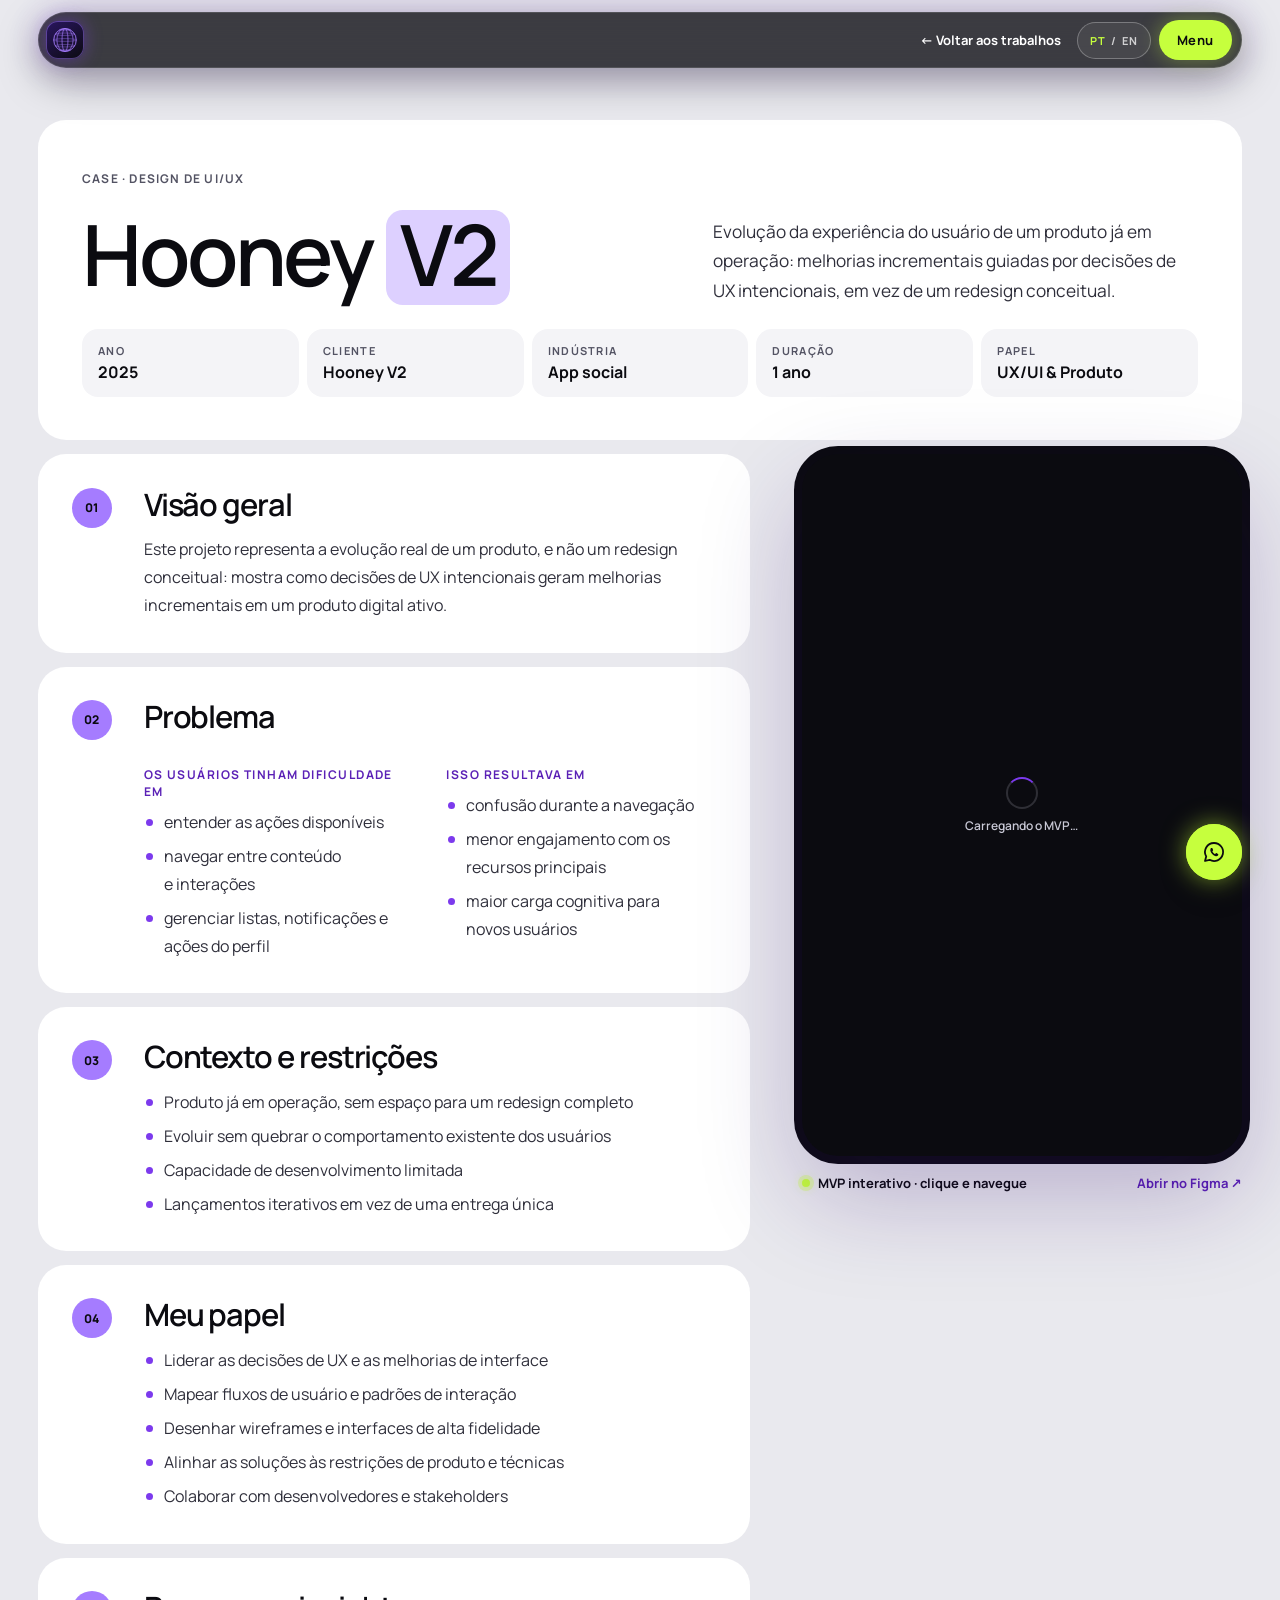
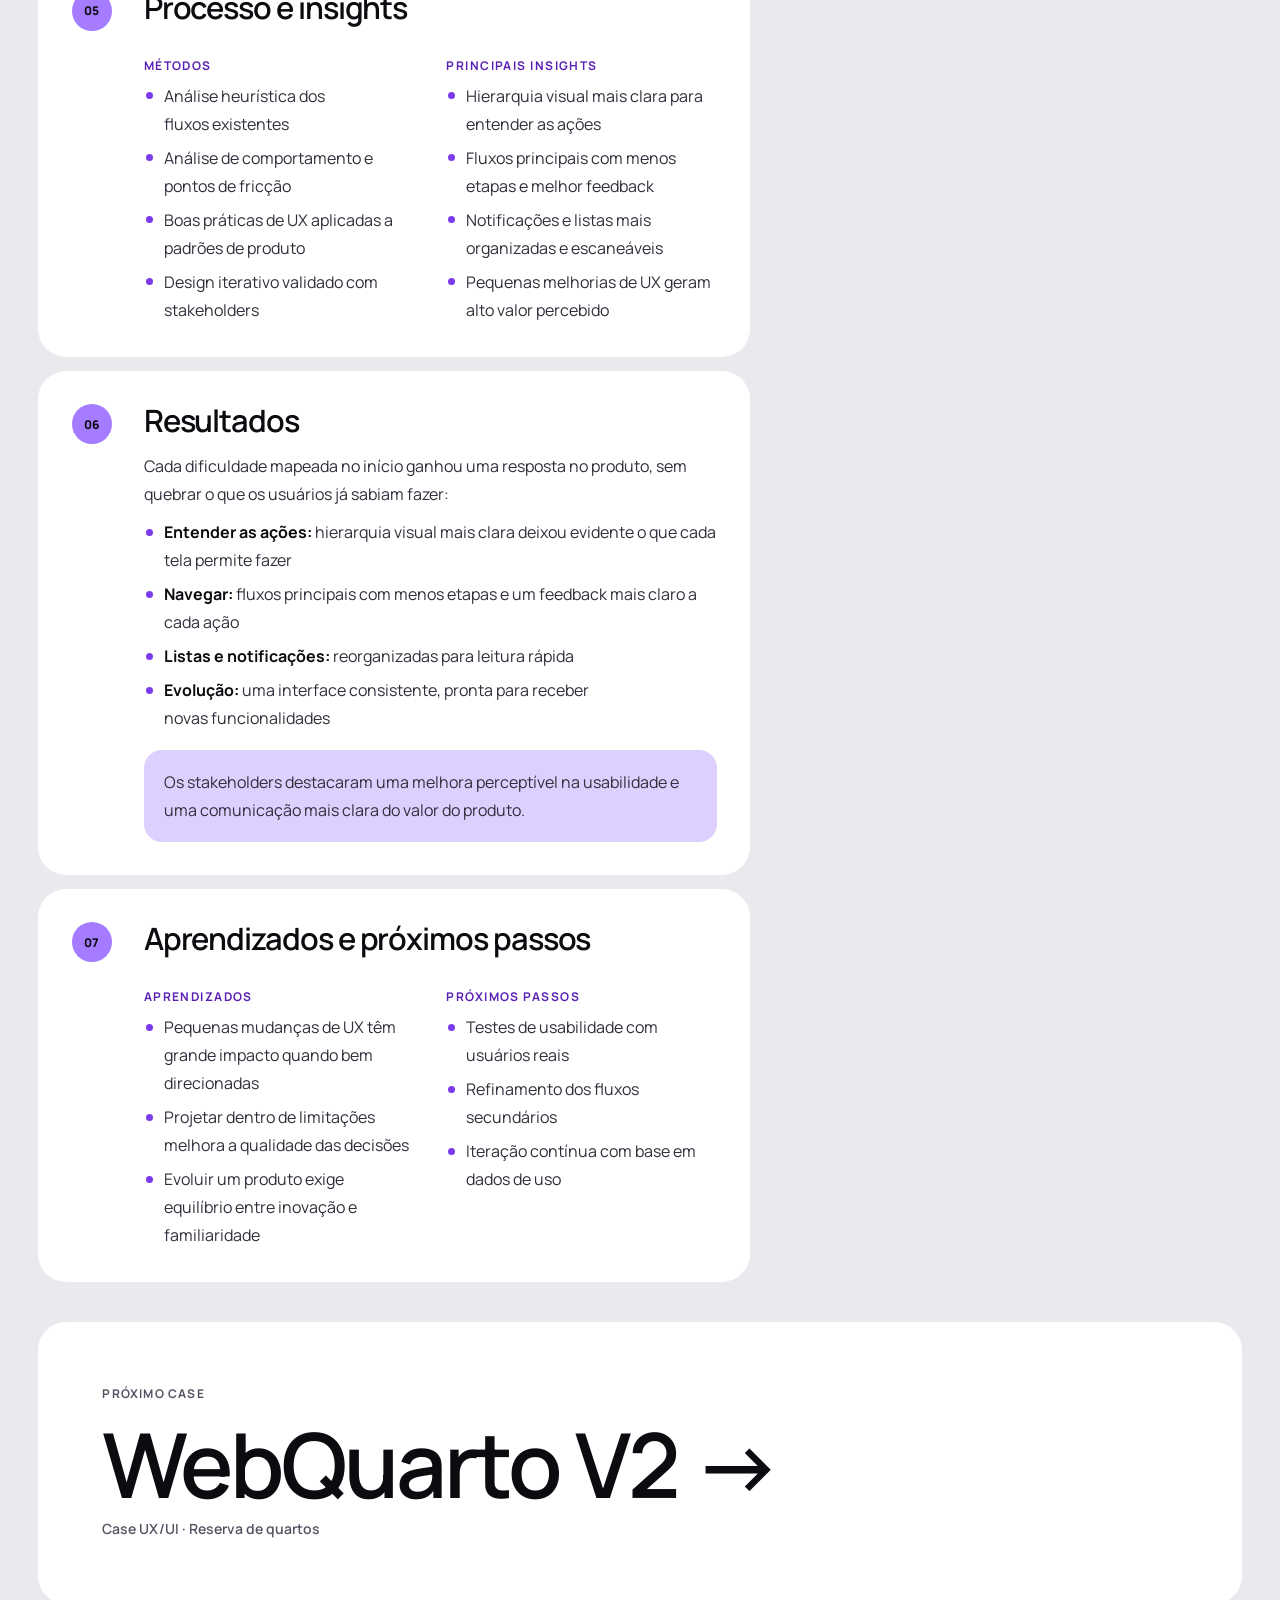
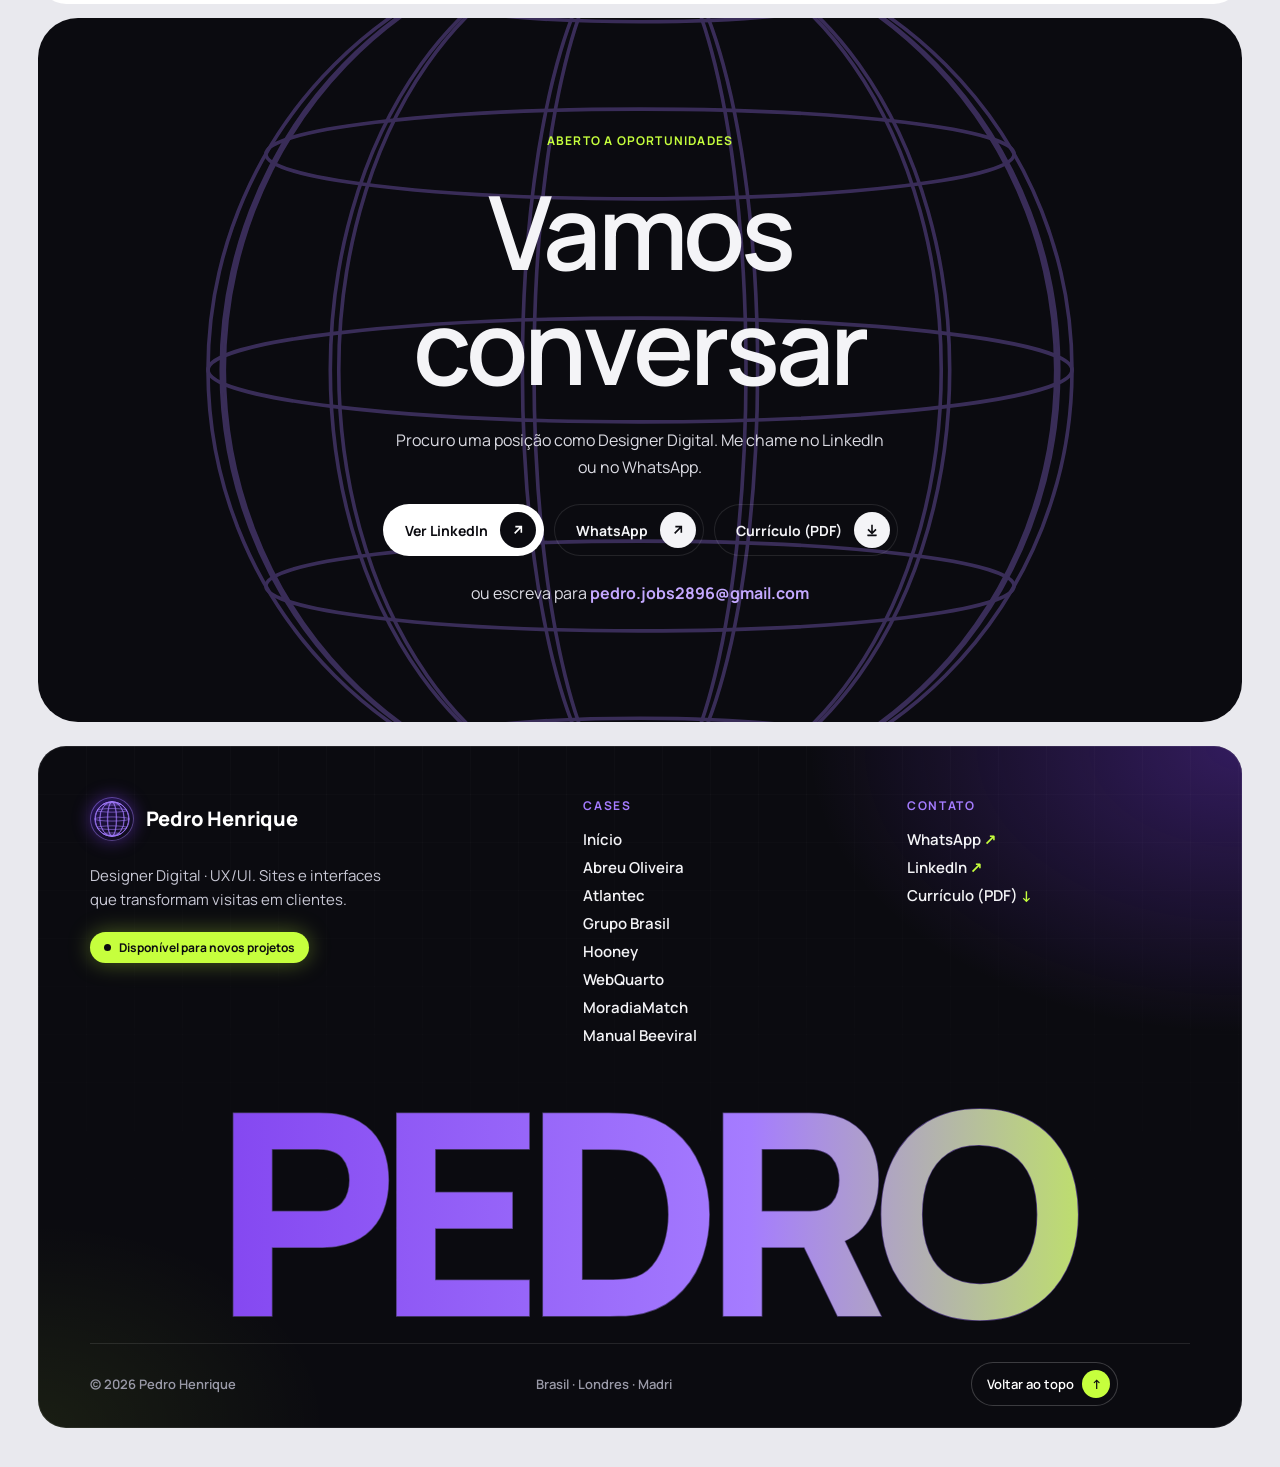
<file: hooney.html>
<!doctype html>
<html lang="pt-BR">
<head>
<meta charset="utf-8">
<meta name="viewport" content="width=device-width, initial-scale=1">
<title>Hooney V2 · Case UX/UI · Pedro Henrique</title>
<meta name="description" content="Case de UX/UI do app Hooney V2: evolução da experiência do usuário de um produto em operação, com o MVP interativo no Figma.">
<link rel="preconnect" href="https://fonts.googleapis.com">
<link rel="preconnect" href="https://fonts.gstatic.com" crossorigin>
<link href="https://fonts.googleapis.com/css2?family=Manrope:wght@400;500;600;700;800&display=swap" rel="stylesheet">
<link rel="icon" href="favicon.svg" type="image/svg+xml">
<link rel="icon" href="favicon-32.png" sizes="32x32" type="image/png">
<link rel="apple-touch-icon" href="apple-touch-icon.png">
<meta name="theme-color" content="#0b0b10">
<link rel="stylesheet" href="assets/style.css?v=foot2">
</head>
<body class="is-case">

<header class="nav">
  <a class="nav__logo" href="index.html" aria-label="Voltar ao portfólio">
    <svg class="globe" data-color="#a57cff" data-stroke="1.6" viewBox="0 0 100 100" aria-hidden="true"></svg>
  </a>
  <div class="nav__right">
    <a class="nav__back" href="index.html#trabalhos">← Voltar<span> aos trabalhos</span></a>
    <button class="nav__lang js-lang" type="button"><span data-l="pt">PT</span><span>/</span><span data-l="en">EN</span></button>
    <button class="nav__menu-btn" type="button" aria-expanded="false" aria-controls="menu">Menu</button>
  </div>
</header>

<div class="menu" id="menu" aria-hidden="true" inert>
  <div class="menu__top">
    <span>Pedro Henrique ✦ Designer Digital</span>
    <button class="menu__close" type="button">Fechar ✕</button>
  </div>
  <ul class="menu__links">
    <li><a href="index.html"><span>01</span>Início</a></li>
    <li><a href="index.html#trabalhos"><span>02</span>Trabalhos</a></li>
    <li><a href="abreu-oliveira.html"><span>03</span>Case Abreu Oliveira</a></li>
    <li><a href="atlantec.html"><span>04</span>Case Atlantec</a></li>
    <li><a href="grupo-brasil.html"><span>05</span>Case Grupo Brasil</a></li>
    <li><a href="hooney.html"><span>06</span>Case Hooney</a></li>
    <li><a href="webquarto.html"><span>07</span>Case WebQuarto</a></li>
    <li><a href="moradiamatch.html"><span>08</span>Case MoradiaMatch</a></li>
    <li><a href="beeviral.html"><span>09</span>Manual Beeviral</a></li>
    <li><a class="js-linkedin" href="#" target="_blank" rel="noopener"><span>10</span>LinkedIn ↗</a></li>
  </ul>
</div>

<main id="top">
  <!-- CASE HOONEY: o protótipo do Figma carrega quando a seção se aproxima da tela -->
  <section class="case" id="hooney" aria-labelledby="hooney-title">
    <header class="case__head">
      <div>
        <span class="label">Case · Design de UI/UX</span>
        <h2 id="hooney-title">Hooney <span>V2</span></h2>
      </div>
      <p class="case__lead">Evolução da experiência do usuário de um produto já em operação: melhorias incrementais guiadas por decisões de UX intencionais, em vez de um redesign conceitual.</p>
      <dl class="case__meta">
        <div><dt>Ano</dt><dd>2025</dd></div>
        <div><dt>Cliente</dt><dd>Hooney V2</dd></div>
        <div><dt>Indústria</dt><dd>App social</dd></div>
        <div><dt>Duração</dt><dd>1 ano</dd></div>
        <div><dt>Papel</dt><dd>UX/UI &amp; Produto</dd></div>
      </dl>
    </header>

    <div class="case__grid">
      <div class="case__proto">
        <div class="proto">
          <span class="proto__loading">Carregando o MVP…</span>
          <iframe class="js-proto" title="Protótipo interativo do app Hooney no Figma" allowfullscreen
            data-src="https://www.figma.com/embed?embed_host=share&amp;hide-ui=1&amp;url=https%3A%2F%2Fwww.figma.com%2Fproto%2FVBqZjoHCPMhzlmiVuGsO8k%2FHooney--V2---Portf%25C3%25B3lio%3Fnode-id%3D22-3251%26scaling%3Dscale-down%26content-scaling%3Dfixed%26page-id%3D0%253A1%26starting-point-node-id%3D1%253A1073"></iframe>
        </div>
        <div class="proto__bar">
          <span class="proto__live">MVP interativo · clique e navegue</span>
          <a href="https://www.figma.com/proto/VBqZjoHCPMhzlmiVuGsO8k/Hooney--V2---Portf%C3%B3lio?node-id=22-3251&amp;scaling=scale-down&amp;content-scaling=fixed&amp;page-id=0%3A1&amp;starting-point-node-id=1%3A1073" target="_blank" rel="noopener">Abrir no Figma ↗</a>
        </div>
      </div>

      <div class="case__story">
        <article class="step">
          <span class="step__num">01</span>
          <div>
            <h3>Visão geral</h3>
            <p>Este projeto representa a evolução real de um produto, e não um redesign conceitual: mostra como decisões de UX intencionais geram melhorias incrementais em um produto digital ativo.</p>
          </div>
        </article>

        <article class="step">
          <span class="step__num">02</span>
          <div>
            <h3>Problema</h3>
            <div class="step__cols">
              <div>
                <h4>Os usuários tinham dificuldade em</h4>
                <ul>
                  <li>entender as ações disponíveis</li>
                  <li>navegar entre conteúdo e interações</li>
                  <li>gerenciar listas, notificações e ações do perfil</li>
                </ul>
              </div>
              <div>
                <h4>Isso resultava em</h4>
                <ul>
                  <li>confusão durante a navegação</li>
                  <li>menor engajamento com os recursos principais</li>
                  <li>maior carga cognitiva para novos usuários</li>
                </ul>
              </div>
            </div>
          </div>
        </article>

        <article class="step">
          <span class="step__num">03</span>
          <div>
            <h3>Contexto e restrições</h3>
            <ul>
              <li>Produto já em operação, sem espaço para um redesign completo</li>
              <li>Evoluir sem quebrar o comportamento existente dos usuários</li>
              <li>Capacidade de desenvolvimento limitada</li>
              <li>Lançamentos iterativos em vez de uma entrega única</li>
            </ul>
          </div>
        </article>

        <article class="step">
          <span class="step__num">04</span>
          <div>
            <h3>Meu papel</h3>
            <ul>
              <li>Liderar as decisões de UX e as melhorias de interface</li>
              <li>Mapear fluxos de usuário e padrões de interação</li>
              <li>Desenhar wireframes e interfaces de alta fidelidade</li>
              <li>Alinhar as soluções às restrições de produto e técnicas</li>
              <li>Colaborar com desenvolvedores e stakeholders</li>
            </ul>
          </div>
        </article>

        <article class="step">
          <span class="step__num">05</span>
          <div>
            <h3>Processo e insights</h3>
            <div class="step__cols">
              <div>
                <h4>Métodos</h4>
                <ul>
                  <li>Análise heurística dos fluxos existentes</li>
                  <li>Análise de comportamento e pontos de fricção</li>
                  <li>Boas práticas de UX aplicadas a padrões de produto</li>
                  <li>Design iterativo validado com stakeholders</li>
                </ul>
              </div>
              <div>
                <h4>Principais insights</h4>
                <ul>
                  <li>Hierarquia visual mais clara para entender as ações</li>
                  <li>Fluxos principais com menos etapas e melhor feedback</li>
                  <li>Notificações e listas mais organizadas e escaneáveis</li>
                  <li>Pequenas melhorias de UX geram alto valor percebido</li>
                </ul>
              </div>
            </div>
          </div>
        </article>

        <article class="step">
          <span class="step__num">06</span>
          <div>
            <h3>Resultados</h3>
            <p>Cada dificuldade mapeada no início ganhou uma resposta no produto, sem quebrar o que os usuários já sabiam fazer:</p>
            <ul style="margin-top: 10px">
              <li><strong>Entender as ações:</strong> hierarquia visual mais clara deixou evidente o que cada tela permite fazer</li>
              <li><strong>Navegar:</strong> fluxos principais com menos etapas e um feedback mais claro a cada ação</li>
              <li><strong>Listas e notificações:</strong> reorganizadas para leitura rápida</li>
              <li><strong>Evolução:</strong> uma interface consistente, pronta para receber novas funcionalidades</li>
            </ul>
            <p class="step__quote">Os stakeholders destacaram uma melhora perceptível na usabilidade e uma comunicação mais clara do valor do produto.</p>
          </div>
        </article>

        <article class="step">
          <span class="step__num">07</span>
          <div>
            <h3>Aprendizados e próximos passos</h3>
            <div class="step__cols">
              <div>
                <h4>Aprendizados</h4>
                <ul>
                  <li>Pequenas mudanças de UX têm grande impacto quando bem direcionadas</li>
                  <li>Projetar dentro de limitações melhora a qualidade das decisões</li>
                  <li>Evoluir um produto exige equilíbrio entre inovação e familiaridade</li>
                </ul>
              </div>
              <div>
                <h4>Próximos passos</h4>
                <ul>
                  <li>Testes de usabilidade com usuários reais</li>
                  <li>Refinamento dos fluxos secundários</li>
                  <li>Iteração contínua com base em dados de uso</li>
                </ul>
              </div>
            </div>
          </div>
        </article>
      </div>
    </div>
  </section>

  <!-- PRÓXIMO CASE -->
  <a class="next-case" href="webquarto.html">
    <span class="label">Próximo case</span>
    <span class="next-case__name">WebQuarto V2 →</span>
    <span class="next-case__seg">Case UX/UI · Reserva de quartos</span>
  </a>

  <!-- CONTATO -->
  <section class="cta" id="contato">
    <svg class="globe cta__globe" data-color="#a57cff" data-stroke=".4" viewBox="0 0 100 100" aria-hidden="true"></svg>
    <div class="cta__inner reveal">
      <span class="label">Aberto a oportunidades</span>
      <h2>Vamos<br>conversar</h2>
      <p>Procuro uma posição como Designer Digital. Me chame no LinkedIn ou no WhatsApp.</p>
      <div class="cta__actions">
        <a class="btn js-linkedin" href="#" target="_blank" rel="noopener">Ver LinkedIn
          <svg viewBox="0 0 24 24" fill="none" stroke="currentColor" stroke-width="2.4"><path d="M7 17 17 7M8 7h9v9"/></svg>
        </a>
        <a class="btn btn--ghost js-whats" href="#" target="_blank" rel="noopener">WhatsApp
          <svg viewBox="0 0 24 24" fill="none" stroke="currentColor" stroke-width="2.4"><path d="M7 17 17 7M8 7h9v9"/></svg>
        </a>
        <a class="btn btn--ghost" href="cv/CV_Pedro_Henrique.pdf" download>Curr&iacute;culo (PDF)
          <svg viewBox="0 0 24 24" fill="none" stroke="currentColor" stroke-width="2.4"><path d="M12 4v12M6 11l6 6 6-6M5 20h14"/></svg>
        </a>
      </div>
      <p class="cta__mail">ou escreva para <a href="mailto:pedro.jobs2896@gmail.com">pedro.jobs2896@gmail.com</a></p>    </div>
  </section>
</main>

<footer class="footer">
  <div class="footer__card">
    <div class="footer__grid">
      <div class="footer__brand">
        <a class="footer__logo" href="index.html">
          <svg class="globe" data-color="#a57cff" data-stroke="1.6" viewBox="0 0 100 100" aria-hidden="true"></svg>
          <span>Pedro Henrique</span>
        </a>
        <p class="footer__tag">Designer Digital · UX/UI. Sites e interfaces que transformam visitas em clientes.</p>
        <span class="footer__status"><i></i>Disponível para novos projetos</span>
      </div>
      <nav class="footer__col" aria-label="Cases">
        <p class="footer__h">Cases</p>
        <ul>
          <li><a href="index.html">Início</a></li>
          <li><a href="abreu-oliveira.html">Abreu Oliveira</a></li>
          <li><a href="atlantec.html">Atlantec</a></li>
          <li><a href="grupo-brasil.html">Grupo Brasil</a></li>
          <li><a href="hooney.html">Hooney</a></li>
          <li><a href="webquarto.html">WebQuarto</a></li>
          <li><a href="moradiamatch.html">MoradiaMatch</a></li>
          <li><a href="beeviral.html">Manual Beeviral</a></li>
        </ul>
      </nav>
      <div class="footer__col">
        <p class="footer__h">Contato</p>
        <ul>
          <li><a class="js-whats" href="#" target="_blank" rel="noopener">WhatsApp <b>↗</b></a></li>
          <li><a class="js-linkedin" href="https://www.linkedin.com/in/pedro-henrique-coelho-de-souza-8a600a289/" target="_blank" rel="noopener">LinkedIn <b>↗</b></a></li>
          <li><a href="cv/CV_Pedro_Henrique.pdf" download>Currículo (PDF) <b>↓</b></a></li>
        </ul>
      </div>
    </div>
    <div class="footer__name reveal" data-text="PEDRO" aria-hidden="true">PEDRO</div>
    <div class="footer__bottom">
      <span>© <span class="year">2026</span> Pedro Henrique</span>
      <span class="footer__where">Brasil · Londres · Madri</span>
      <a class="footer__up" href="#top">Voltar ao topo <b aria-hidden="true">↑</b></a>
    </div>
  </div>
</footer>

<a class="whats js-whats" href="#" target="_blank" rel="noopener" aria-label="Conversar no WhatsApp">
  <svg viewBox="0 0 24 24" aria-hidden="true">
    <path d="M12 3a9 9 0 0 0-7.8 13.5L3 21l4.6-1.2A9 9 0 1 0 12 3z" fill="none" stroke="currentColor" stroke-width="1.8" stroke-linejoin="round"/>
    <path d="M8.6 8.4c.3-.5.6-.5.9-.5h.4c.2 0 .4.1.5.4l.7 1.7c.1.2 0 .4-.1.6l-.5.6c-.1.1-.2.3 0 .5.5.9 1.3 1.7 2.2 2.2.2.1.4.1.5 0l.6-.7c.2-.2.4-.2.6-.1l1.6.8c.2.1.3.3.3.5 0 .5-.2 1.1-.6 1.4-.5.4-1.2.6-1.9.4-2.6-.7-4.6-2.7-5.4-5.2-.2-.7-.1-1.4.2-2.1z" fill="currentColor"/>
  </svg>
  <span class="whats__label">Fale comigo</span>
</a>

<script src="assets/i18n.js?v=foot2"></script>
<script src="assets/main.js?v=foot2"></script>
</body>
</html>
</file>
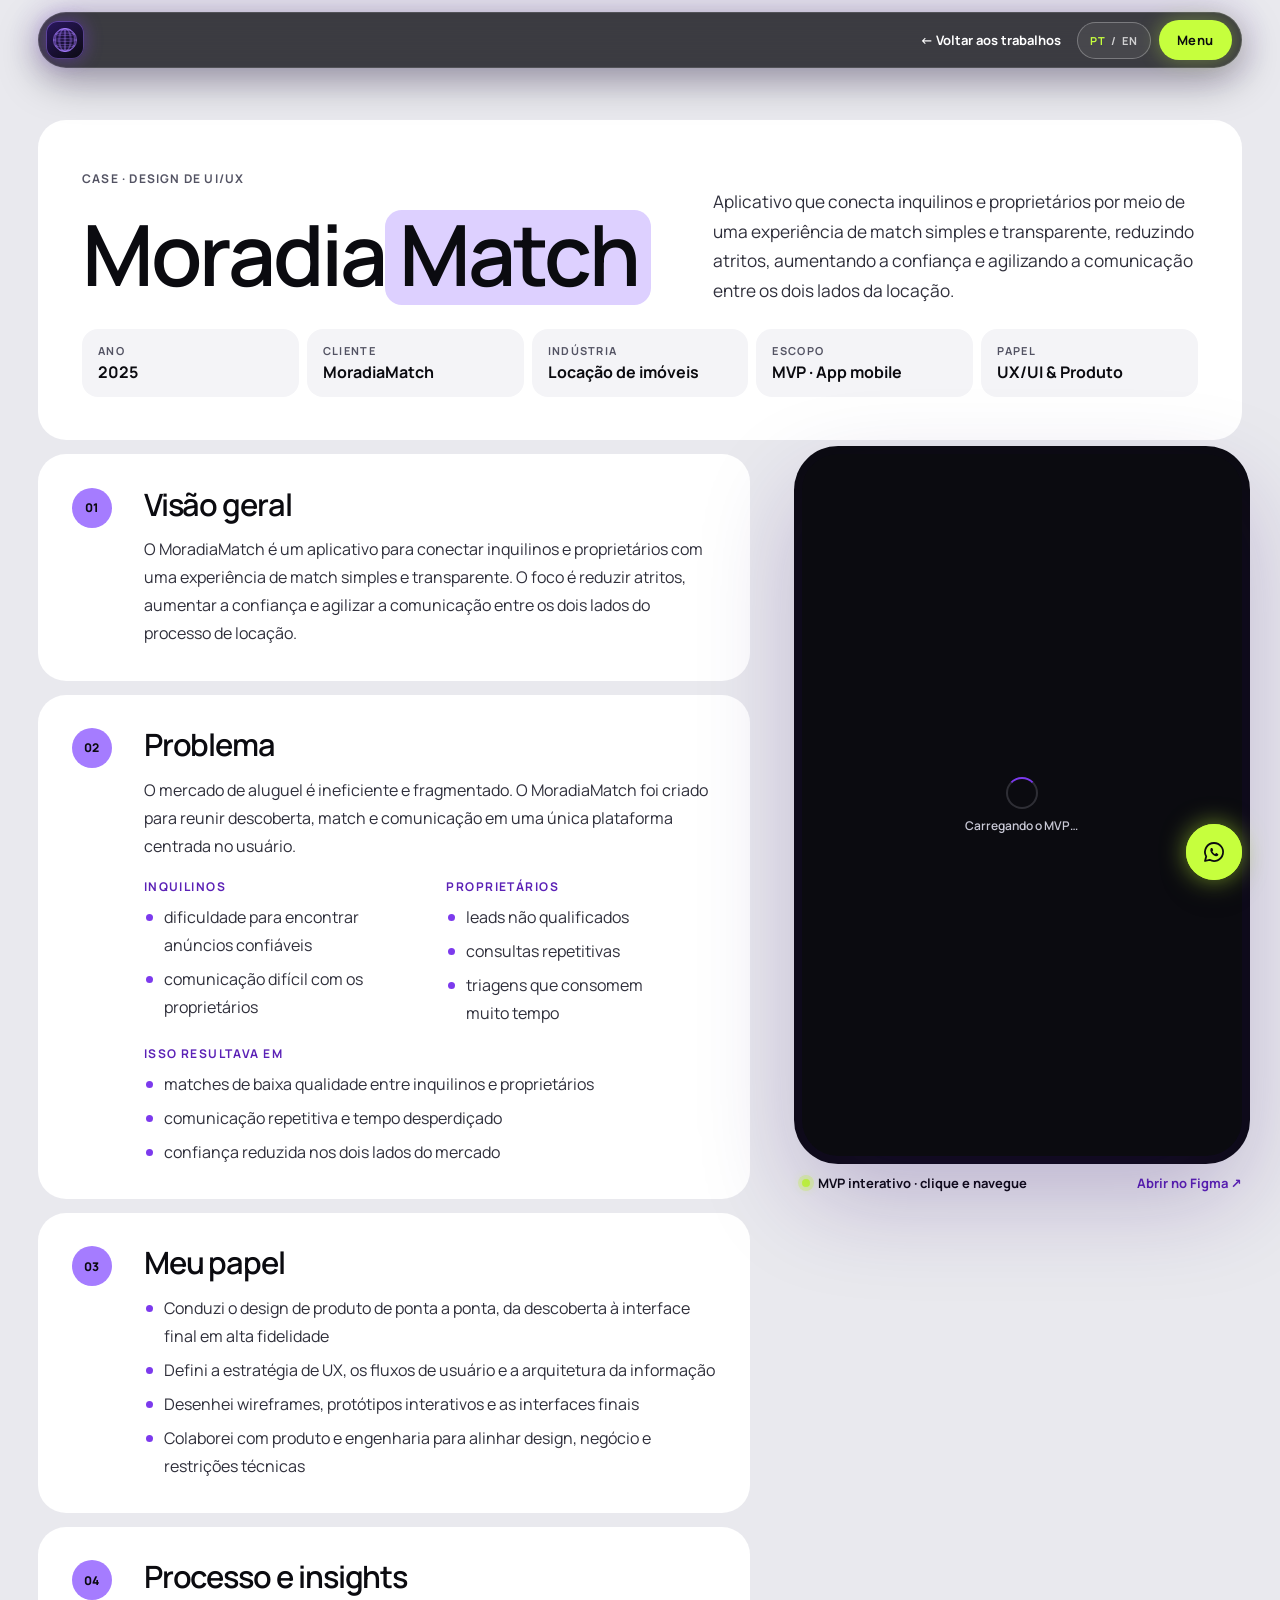
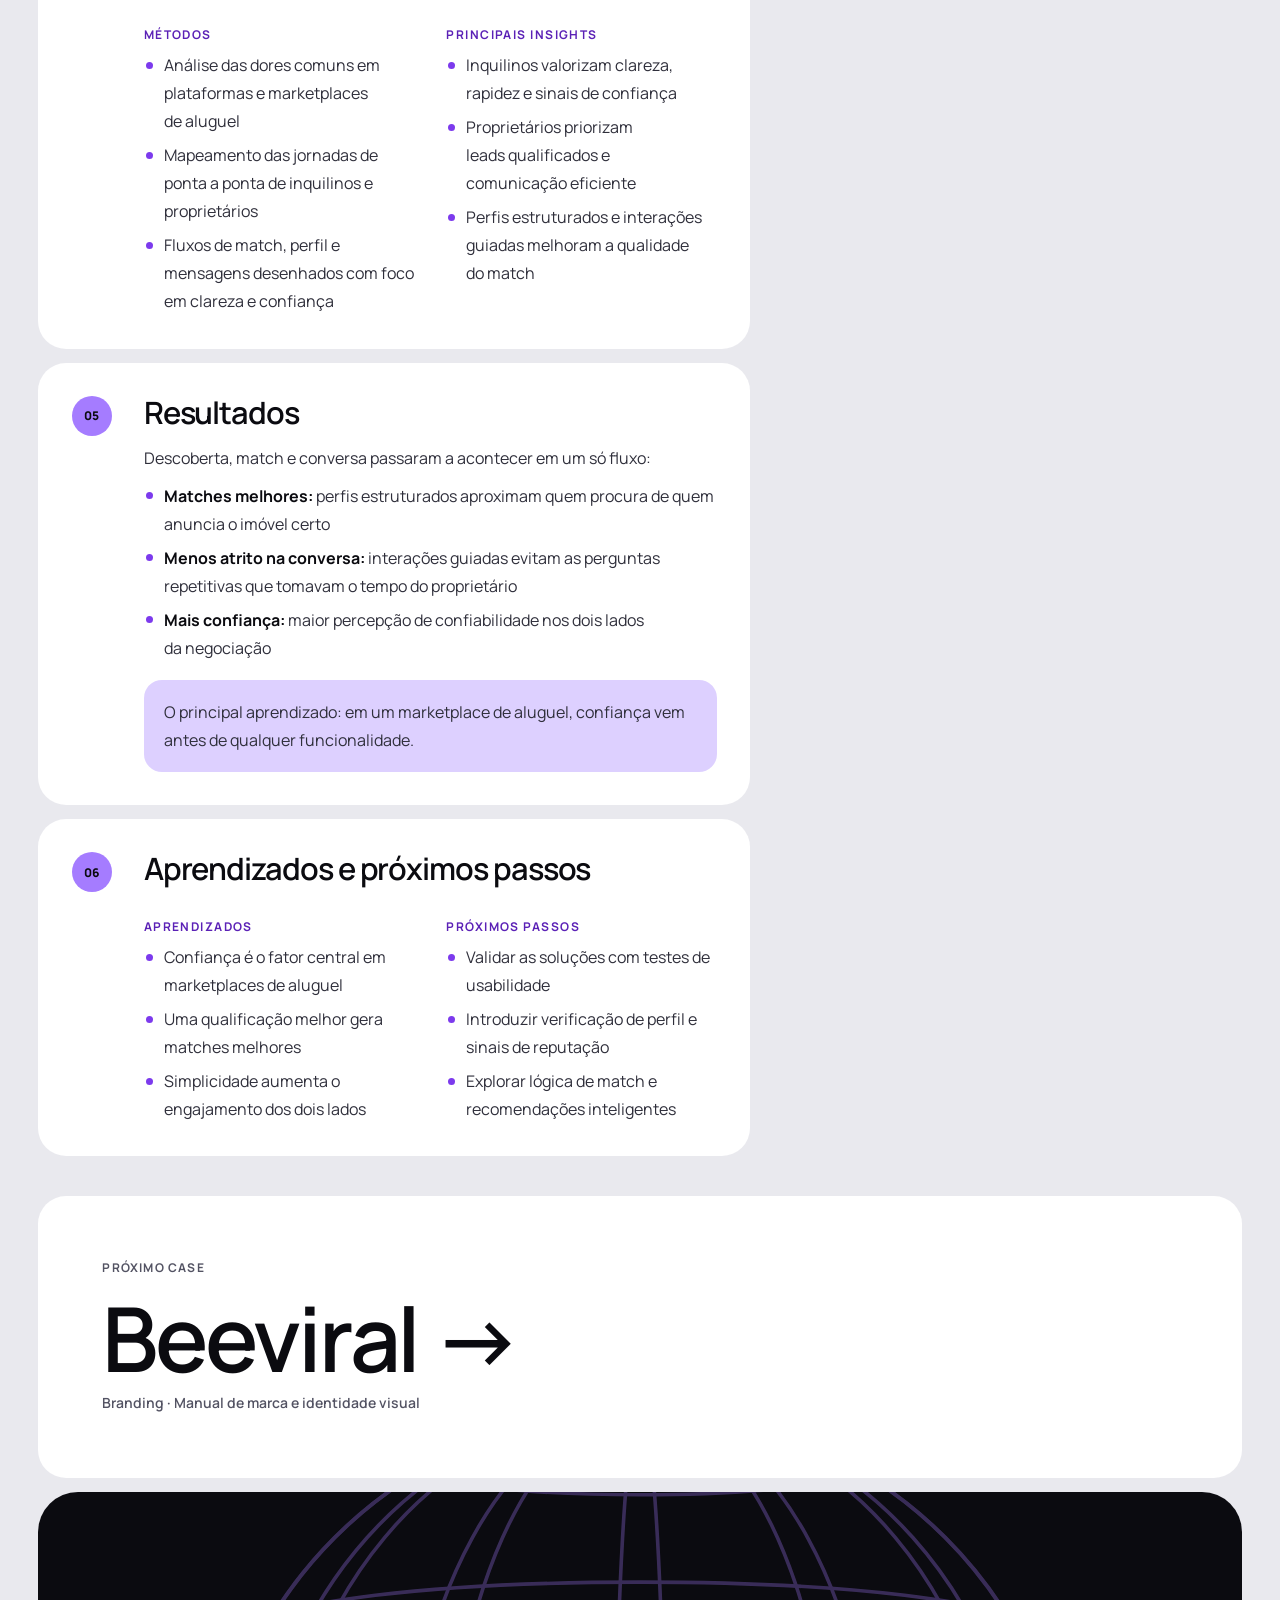
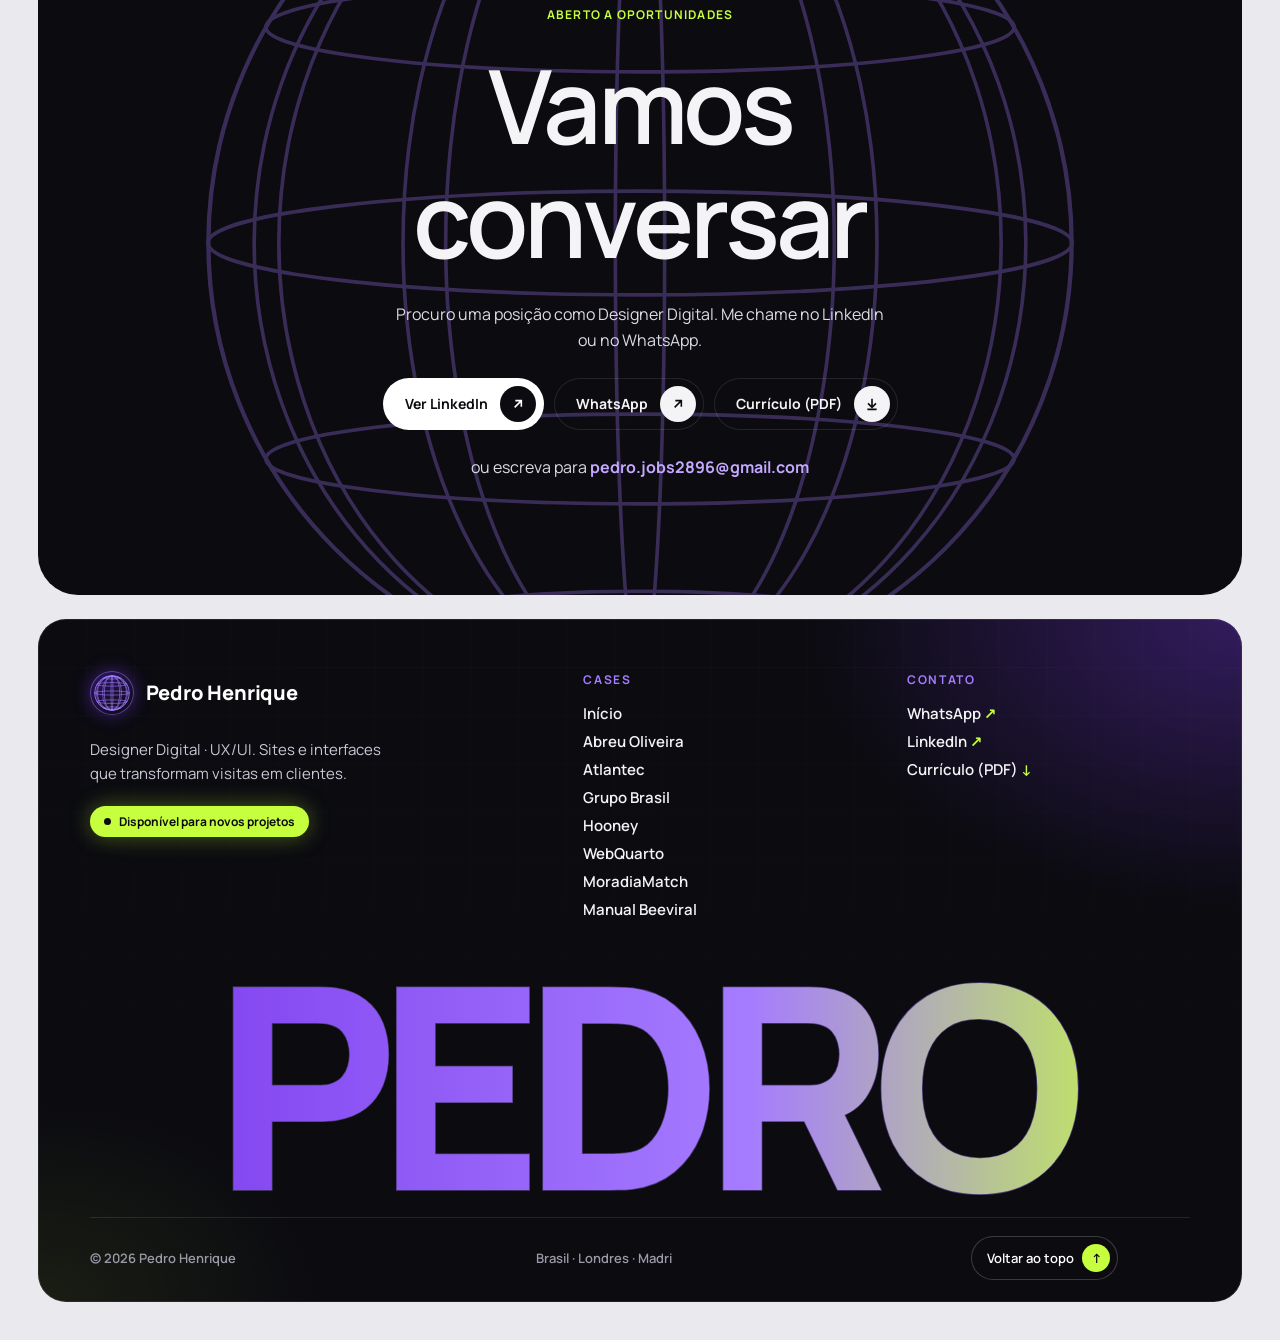
<file: moradiamatch.html>
<!doctype html>
<html lang="pt-BR">
<head>
<meta charset="utf-8">
<meta name="viewport" content="width=device-width, initial-scale=1">
<title>MoradiaMatch · Case UX/UI · Pedro Henrique</title>
<meta name="description" content="Case de UX/UI do MoradiaMatch: app que conecta inquilinos e proprietários com uma experiência de match simples e transparente, com o MVP interativo no Figma.">
<link rel="preconnect" href="https://fonts.googleapis.com">
<link rel="preconnect" href="https://fonts.gstatic.com" crossorigin>
<link href="https://fonts.googleapis.com/css2?family=Manrope:wght@400;500;600;700;800&display=swap" rel="stylesheet">
<link rel="icon" href="favicon.svg" type="image/svg+xml">
<link rel="icon" href="favicon-32.png" sizes="32x32" type="image/png">
<link rel="apple-touch-icon" href="apple-touch-icon.png">
<meta name="theme-color" content="#0b0b10">
<link rel="stylesheet" href="assets/style.css?v=foot2">
</head>
<body class="is-case">

<header class="nav">
  <a class="nav__logo" href="index.html" aria-label="Voltar ao portfólio">
    <svg class="globe" data-color="#a57cff" data-stroke="1.6" viewBox="0 0 100 100" aria-hidden="true"></svg>
  </a>
  <div class="nav__right">
    <a class="nav__back" href="index.html#trabalhos">← Voltar<span> aos trabalhos</span></a>
    <button class="nav__lang js-lang" type="button"><span data-l="pt">PT</span><span>/</span><span data-l="en">EN</span></button>
    <button class="nav__menu-btn" type="button" aria-expanded="false" aria-controls="menu">Menu</button>
  </div>
</header>

<div class="menu" id="menu" aria-hidden="true" inert>
  <div class="menu__top">
    <span>Pedro Henrique ✦ Designer Digital</span>
    <button class="menu__close" type="button">Fechar ✕</button>
  </div>
  <ul class="menu__links">
    <li><a href="index.html"><span>01</span>Início</a></li>
    <li><a href="index.html#trabalhos"><span>02</span>Trabalhos</a></li>
    <li><a href="abreu-oliveira.html"><span>03</span>Case Abreu Oliveira</a></li>
    <li><a href="atlantec.html"><span>04</span>Case Atlantec</a></li>
    <li><a href="grupo-brasil.html"><span>05</span>Case Grupo Brasil</a></li>
    <li><a href="hooney.html"><span>06</span>Case Hooney</a></li>
    <li><a href="webquarto.html"><span>07</span>Case WebQuarto</a></li>
    <li><a href="moradiamatch.html"><span>08</span>Case MoradiaMatch</a></li>
    <li><a href="beeviral.html"><span>09</span>Manual Beeviral</a></li>
    <li><a class="js-linkedin" href="#" target="_blank" rel="noopener"><span>10</span>LinkedIn ↗</a></li>
  </ul>
</div>

<main id="top">
  <!-- CASE MORADIAMATCH: o protótipo do Figma carrega quando a seção se aproxima da tela -->
  <section class="case" id="moradiamatch" aria-labelledby="moradiamatch-title" style="--honey: #a98bff">
    <header class="case__head">
      <div>
        <span class="label">Case · Design de UI/UX</span>
        <h2 id="moradiamatch-title">Moradia<span>Match</span></h2>
      </div>
      <p class="case__lead">Aplicativo que conecta inquilinos e proprietários por meio de uma experiência de match simples e transparente, reduzindo atritos, aumentando a confiança e agilizando a comunicação entre os dois lados da locação.</p>
      <dl class="case__meta">
        <div><dt>Ano</dt><dd>2025</dd></div>
        <div><dt>Cliente</dt><dd>MoradiaMatch</dd></div>
        <div><dt>Indústria</dt><dd>Locação de imóveis</dd></div>
        <div><dt>Escopo</dt><dd>MVP · App mobile</dd></div>
        <div><dt>Papel</dt><dd>UX/UI &amp; Produto</dd></div>
      </dl>
    </header>

    <div class="case__grid">
      <div class="case__proto">
        <div class="proto">
          <span class="proto__loading">Carregando o MVP…</span>
          <iframe class="js-proto" title="Protótipo interativo do app MoradiaMatch no Figma" allowfullscreen
            data-src="https://www.figma.com/embed?embed_host=share&amp;hide-ui=1&amp;url=https%3A%2F%2Fwww.figma.com%2Fproto%2FEKz4XGwvDUnjUvdwVo6FFg%2FMoradiaMatch%3Fnode-id%3D0-226%26starting-point-node-id%3D0%253A226%26scaling%3Dscale-down%26content-scaling%3Dfixed"></iframe>
        </div>
        <div class="proto__bar">
          <span class="proto__live">MVP interativo · clique e navegue</span>
          <a href="https://www.figma.com/proto/EKz4XGwvDUnjUvdwVo6FFg/MoradiaMatch?node-id=0-226&amp;starting-point-node-id=0%3A226&amp;scaling=scale-down&amp;content-scaling=fixed" target="_blank" rel="noopener">Abrir no Figma ↗</a>
        </div>
      </div>

      <div class="case__story">
        <article class="step">
          <span class="step__num">01</span>
          <div>
            <h3>Visão geral</h3>
            <p>O MoradiaMatch é um aplicativo para conectar inquilinos e proprietários com uma experiência de match simples e transparente. O foco é reduzir atritos, aumentar a confiança e agilizar a comunicação entre os dois lados do processo de locação.</p>
          </div>
        </article>

        <article class="step">
          <span class="step__num">02</span>
          <div>
            <h3>Problema</h3>
            <p>O mercado de aluguel é ineficiente e fragmentado. O MoradiaMatch foi criado para reunir descoberta, match e comunicação em uma única plataforma centrada no usuário.</p>
            <div class="step__cols">
              <div>
                <h4>Inquilinos</h4>
                <ul>
                  <li>dificuldade para encontrar anúncios confiáveis</li>
                  <li>comunicação difícil com os proprietários</li>
                </ul>
              </div>
              <div>
                <h4>Proprietários</h4>
                <ul>
                  <li>leads não qualificados</li>
                  <li>consultas repetitivas</li>
                  <li>triagens que consomem muito tempo</li>
                </ul>
              </div>
            </div>
            <h4>Isso resultava em</h4>
            <ul>
              <li>matches de baixa qualidade entre inquilinos e proprietários</li>
              <li>comunicação repetitiva e tempo desperdiçado</li>
              <li>confiança reduzida nos dois lados do mercado</li>
            </ul>
          </div>
        </article>

        <article class="step">
          <span class="step__num">03</span>
          <div>
            <h3>Meu papel</h3>
            <ul>
              <li>Conduzi o design de produto de ponta a ponta, da descoberta à interface final em alta fidelidade</li>
              <li>Defini a estratégia de UX, os fluxos de usuário e a arquitetura da informação</li>
              <li>Desenhei wireframes, protótipos interativos e as interfaces finais</li>
              <li>Colaborei com produto e engenharia para alinhar design, negócio e restrições técnicas</li>
            </ul>
          </div>
        </article>

        <article class="step">
          <span class="step__num">04</span>
          <div>
            <h3>Processo e insights</h3>
            <div class="step__cols">
              <div>
                <h4>Métodos</h4>
                <ul>
                  <li>Análise das dores comuns em plataformas e marketplaces de aluguel</li>
                  <li>Mapeamento das jornadas de ponta a ponta de inquilinos e proprietários</li>
                  <li>Fluxos de match, perfil e mensagens desenhados com foco em clareza e confiança</li>
                </ul>
              </div>
              <div>
                <h4>Principais insights</h4>
                <ul>
                  <li>Inquilinos valorizam clareza, rapidez e sinais de confiança</li>
                  <li>Proprietários priorizam leads qualificados e comunicação eficiente</li>
                  <li>Perfis estruturados e interações guiadas melhoram a qualidade do match</li>
                </ul>
              </div>
            </div>
          </div>
        </article>

        <article class="step">
          <span class="step__num">05</span>
          <div>
            <h3>Resultados</h3>
            <p>Descoberta, match e conversa passaram a acontecer em um só fluxo:</p>
            <ul style="margin-top: 10px">
              <li><strong>Matches melhores:</strong> perfis estruturados aproximam quem procura de quem anuncia o imóvel certo</li>
              <li><strong>Menos atrito na conversa:</strong> interações guiadas evitam as perguntas repetitivas que tomavam o tempo do proprietário</li>
              <li><strong>Mais confiança:</strong> maior percepção de confiabilidade nos dois lados da negociação</li>
            </ul>
            <p class="step__quote">O principal aprendizado: em um marketplace de aluguel, confiança vem antes de qualquer funcionalidade.</p>
          </div>
        </article>

        <article class="step">
          <span class="step__num">06</span>
          <div>
            <h3>Aprendizados e próximos passos</h3>
            <div class="step__cols">
              <div>
                <h4>Aprendizados</h4>
                <ul>
                  <li>Confiança é o fator central em marketplaces de aluguel</li>
                  <li>Uma qualificação melhor gera matches melhores</li>
                  <li>Simplicidade aumenta o engajamento dos dois lados</li>
                </ul>
              </div>
              <div>
                <h4>Próximos passos</h4>
                <ul>
                  <li>Validar as soluções com testes de usabilidade</li>
                  <li>Introduzir verificação de perfil e sinais de reputação</li>
                  <li>Explorar lógica de match e recomendações inteligentes</li>
                </ul>
              </div>
            </div>
          </div>
        </article>
      </div>
    </div>
  </section>

  <!-- PRÓXIMO CASE -->
  <a class="next-case" href="beeviral.html">
    <span class="label">Próximo case</span>
    <span class="next-case__name">Beeviral →</span>
    <span class="next-case__seg">Branding · Manual de marca e identidade visual</span>
  </a>

  <!-- CONTATO -->
  <section class="cta" id="contato">
    <svg class="globe cta__globe" data-color="#a57cff" data-stroke=".4" viewBox="0 0 100 100" aria-hidden="true"></svg>
    <div class="cta__inner reveal">
      <span class="label">Aberto a oportunidades</span>
      <h2>Vamos<br>conversar</h2>
      <p>Procuro uma posição como Designer Digital. Me chame no LinkedIn ou no WhatsApp.</p>
      <div class="cta__actions">
        <a class="btn js-linkedin" href="#" target="_blank" rel="noopener">Ver LinkedIn
          <svg viewBox="0 0 24 24" fill="none" stroke="currentColor" stroke-width="2.4"><path d="M7 17 17 7M8 7h9v9"/></svg>
        </a>
        <a class="btn btn--ghost js-whats" href="#" target="_blank" rel="noopener">WhatsApp
          <svg viewBox="0 0 24 24" fill="none" stroke="currentColor" stroke-width="2.4"><path d="M7 17 17 7M8 7h9v9"/></svg>
        </a>
        <a class="btn btn--ghost" href="cv/CV_Pedro_Henrique.pdf" download>Curr&iacute;culo (PDF)
          <svg viewBox="0 0 24 24" fill="none" stroke="currentColor" stroke-width="2.4"><path d="M12 4v12M6 11l6 6 6-6M5 20h14"/></svg>
        </a>
      </div>
      <p class="cta__mail">ou escreva para <a href="mailto:pedro.jobs2896@gmail.com">pedro.jobs2896@gmail.com</a></p>    </div>
  </section>
</main>

<footer class="footer">
  <div class="footer__card">
    <div class="footer__grid">
      <div class="footer__brand">
        <a class="footer__logo" href="index.html">
          <svg class="globe" data-color="#a57cff" data-stroke="1.6" viewBox="0 0 100 100" aria-hidden="true"></svg>
          <span>Pedro Henrique</span>
        </a>
        <p class="footer__tag">Designer Digital · UX/UI. Sites e interfaces que transformam visitas em clientes.</p>
        <span class="footer__status"><i></i>Disponível para novos projetos</span>
      </div>
      <nav class="footer__col" aria-label="Cases">
        <p class="footer__h">Cases</p>
        <ul>
          <li><a href="index.html">Início</a></li>
          <li><a href="abreu-oliveira.html">Abreu Oliveira</a></li>
          <li><a href="atlantec.html">Atlantec</a></li>
          <li><a href="grupo-brasil.html">Grupo Brasil</a></li>
          <li><a href="hooney.html">Hooney</a></li>
          <li><a href="webquarto.html">WebQuarto</a></li>
          <li><a href="moradiamatch.html">MoradiaMatch</a></li>
          <li><a href="beeviral.html">Manual Beeviral</a></li>
        </ul>
      </nav>
      <div class="footer__col">
        <p class="footer__h">Contato</p>
        <ul>
          <li><a class="js-whats" href="#" target="_blank" rel="noopener">WhatsApp <b>↗</b></a></li>
          <li><a class="js-linkedin" href="https://www.linkedin.com/in/pedro-henrique-coelho-de-souza-8a600a289/" target="_blank" rel="noopener">LinkedIn <b>↗</b></a></li>
          <li><a href="cv/CV_Pedro_Henrique.pdf" download>Currículo (PDF) <b>↓</b></a></li>
        </ul>
      </div>
    </div>
    <div class="footer__name reveal" data-text="PEDRO" aria-hidden="true">PEDRO</div>
    <div class="footer__bottom">
      <span>© <span class="year">2026</span> Pedro Henrique</span>
      <span class="footer__where">Brasil · Londres · Madri</span>
      <a class="footer__up" href="#top">Voltar ao topo <b aria-hidden="true">↑</b></a>
    </div>
  </div>
</footer>

<a class="whats js-whats" href="#" target="_blank" rel="noopener" aria-label="Conversar no WhatsApp">
  <svg viewBox="0 0 24 24" aria-hidden="true">
    <path d="M12 3a9 9 0 0 0-7.8 13.5L3 21l4.6-1.2A9 9 0 1 0 12 3z" fill="none" stroke="currentColor" stroke-width="1.8" stroke-linejoin="round"/>
    <path d="M8.6 8.4c.3-.5.6-.5.9-.5h.4c.2 0 .4.1.5.4l.7 1.7c.1.2 0 .4-.1.6l-.5.6c-.1.1-.2.3 0 .5.5.9 1.3 1.7 2.2 2.2.2.1.4.1.5 0l.6-.7c.2-.2.4-.2.6-.1l1.6.8c.2.1.3.3.3.5 0 .5-.2 1.1-.6 1.4-.5.4-1.2.6-1.9.4-2.6-.7-4.6-2.7-5.4-5.2-.2-.7-.1-1.4.2-2.1z" fill="currentColor"/>
  </svg>
  <span class="whats__label">Fale comigo</span>
</a>

<script src="assets/i18n.js?v=foot2"></script>
<script src="assets/main.js?v=foot2"></script>
</body>
</html>
</file>
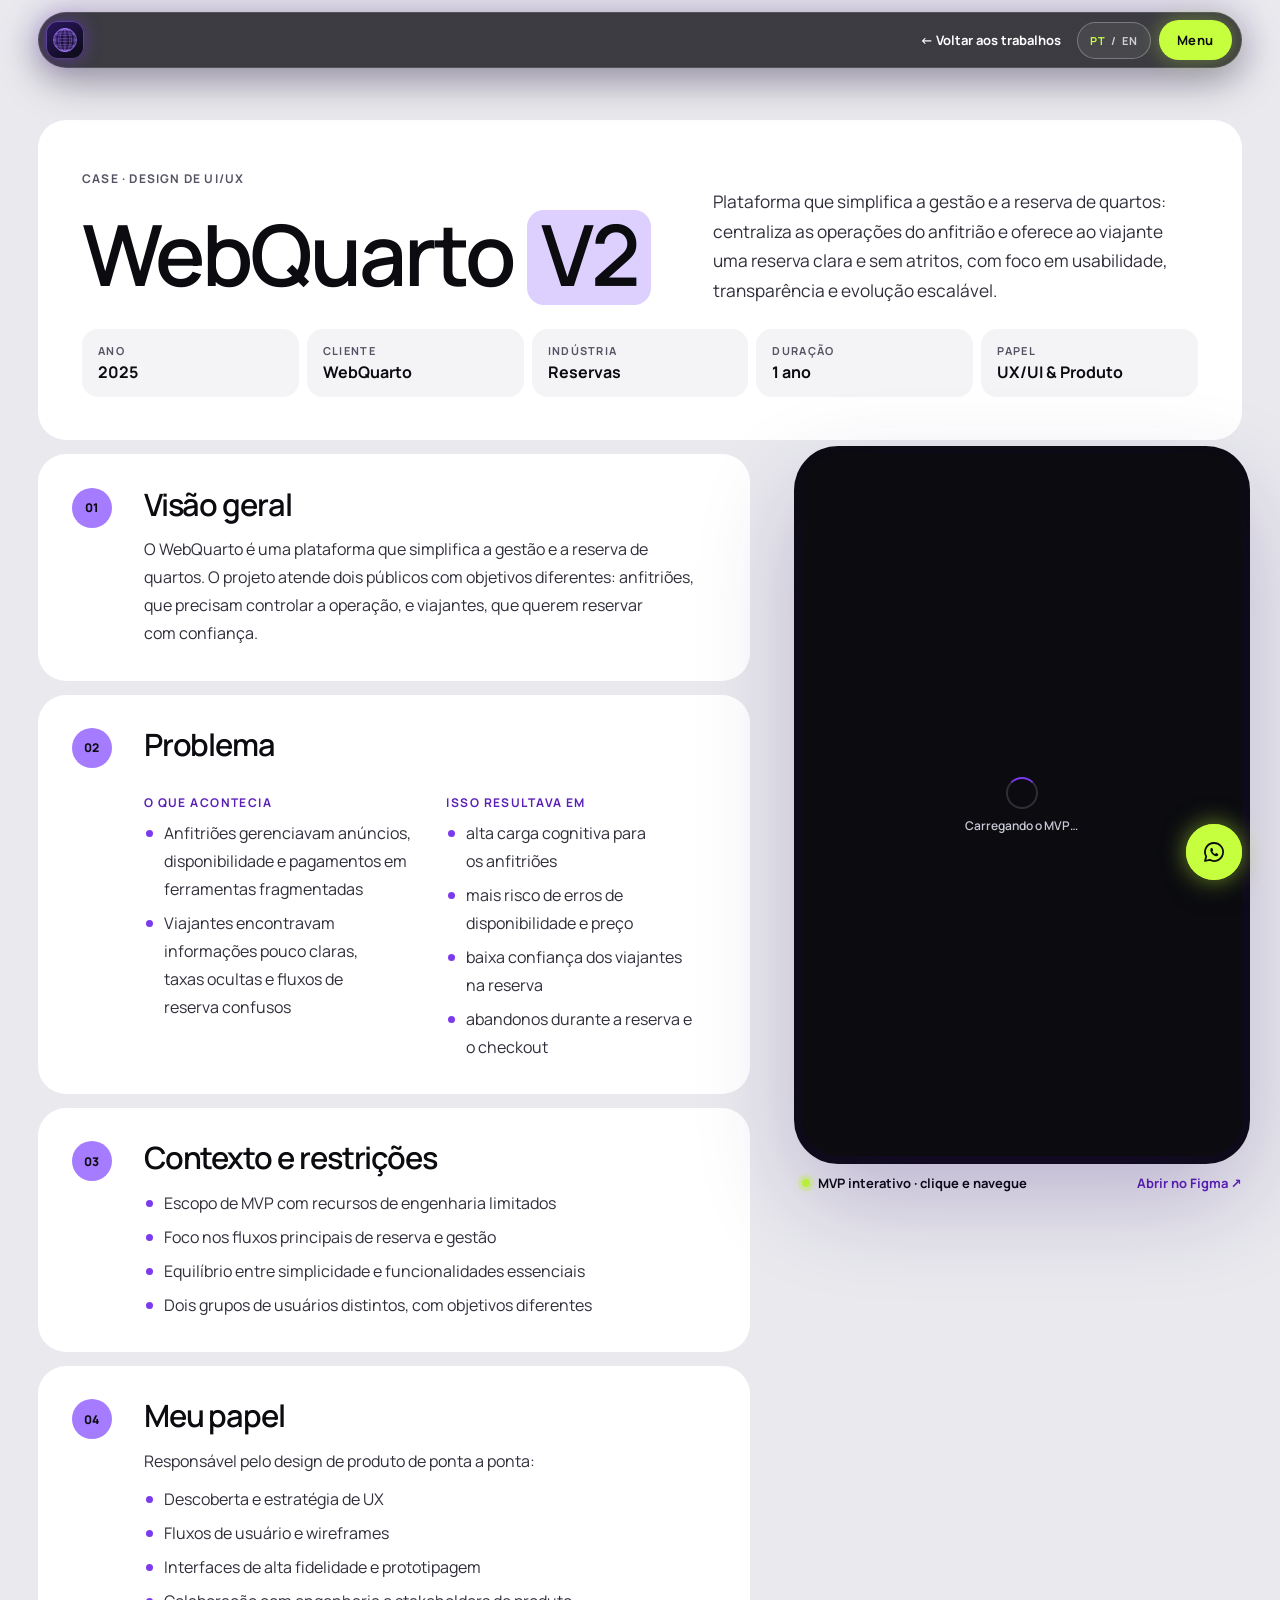
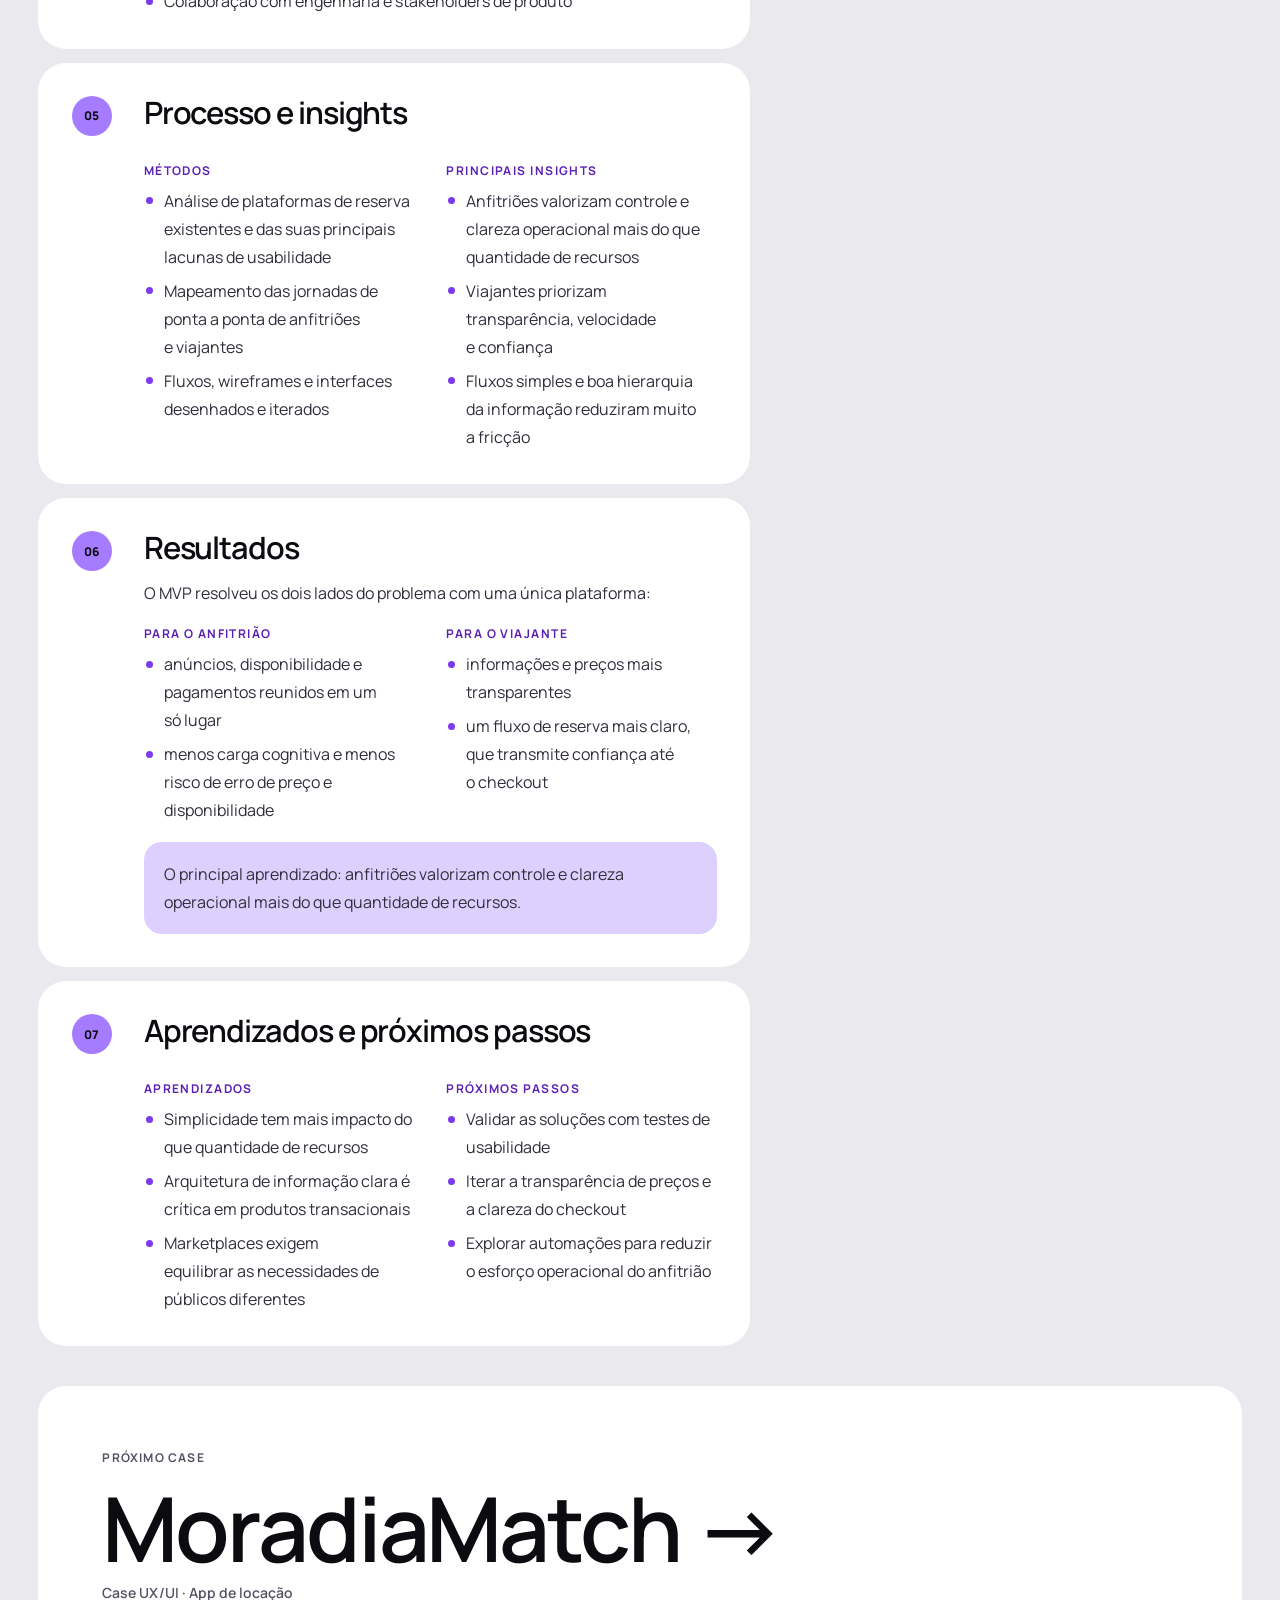
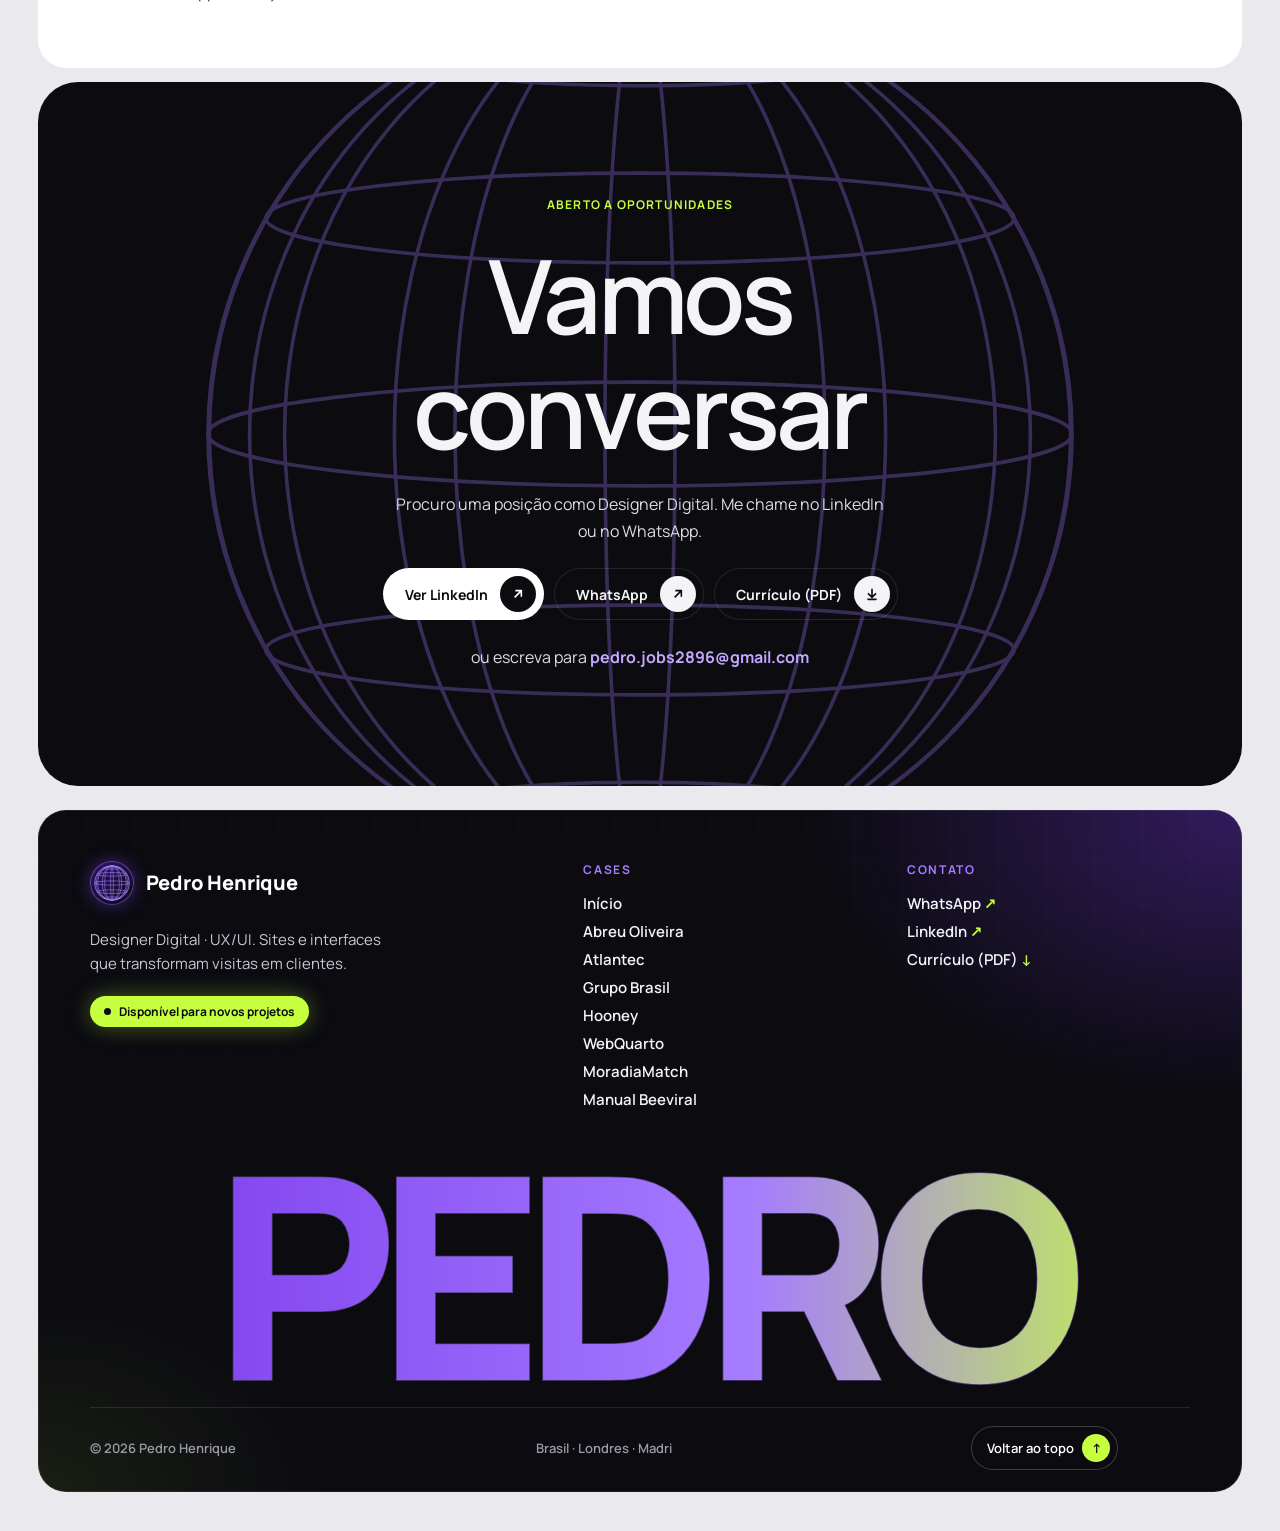
<file: webquarto.html>
<!doctype html>
<html lang="pt-BR">
<head>
<meta charset="utf-8">
<meta name="viewport" content="width=device-width, initial-scale=1">
<title>WebQuarto V2 · Case UX/UI · Pedro Henrique</title>
<meta name="description" content="Case de UX/UI do WebQuarto: plataforma de gestão e reserva de quartos para anfitriões e viajantes, com o MVP interativo no Figma.">
<link rel="preconnect" href="https://fonts.googleapis.com">
<link rel="preconnect" href="https://fonts.gstatic.com" crossorigin>
<link href="https://fonts.googleapis.com/css2?family=Manrope:wght@400;500;600;700;800&display=swap" rel="stylesheet">
<link rel="icon" href="favicon.svg" type="image/svg+xml">
<link rel="icon" href="favicon-32.png" sizes="32x32" type="image/png">
<link rel="apple-touch-icon" href="apple-touch-icon.png">
<meta name="theme-color" content="#0b0b10">
<link rel="stylesheet" href="assets/style.css?v=foot2">
</head>
<body class="is-case">

<header class="nav">
  <a class="nav__logo" href="index.html" aria-label="Voltar ao portfólio">
    <svg class="globe" data-color="#a57cff" data-stroke="1.6" viewBox="0 0 100 100" aria-hidden="true"></svg>
  </a>
  <div class="nav__right">
    <a class="nav__back" href="index.html#trabalhos">← Voltar<span> aos trabalhos</span></a>
    <button class="nav__lang js-lang" type="button"><span data-l="pt">PT</span><span>/</span><span data-l="en">EN</span></button>
    <button class="nav__menu-btn" type="button" aria-expanded="false" aria-controls="menu">Menu</button>
  </div>
</header>

<div class="menu" id="menu" aria-hidden="true" inert>
  <div class="menu__top">
    <span>Pedro Henrique ✦ Designer Digital</span>
    <button class="menu__close" type="button">Fechar ✕</button>
  </div>
  <ul class="menu__links">
    <li><a href="index.html"><span>01</span>Início</a></li>
    <li><a href="index.html#trabalhos"><span>02</span>Trabalhos</a></li>
    <li><a href="abreu-oliveira.html"><span>03</span>Case Abreu Oliveira</a></li>
    <li><a href="atlantec.html"><span>04</span>Case Atlantec</a></li>
    <li><a href="grupo-brasil.html"><span>05</span>Case Grupo Brasil</a></li>
    <li><a href="hooney.html"><span>06</span>Case Hooney</a></li>
    <li><a href="webquarto.html"><span>07</span>Case WebQuarto</a></li>
    <li><a href="moradiamatch.html"><span>08</span>Case MoradiaMatch</a></li>
    <li><a href="beeviral.html"><span>09</span>Manual Beeviral</a></li>
    <li><a class="js-linkedin" href="#" target="_blank" rel="noopener"><span>10</span>LinkedIn ↗</a></li>
  </ul>
</div>

<main id="top">
  <!-- CASE WEBQUARTO: o protótipo do Figma carrega quando a seção se aproxima da tela -->
  <section class="case" id="webquarto" aria-labelledby="webquarto-title" style="--honey: #3fd6a1">
    <header class="case__head">
      <div>
        <span class="label">Case · Design de UI/UX</span>
        <h2 id="webquarto-title">WebQuarto <span>V2</span></h2>
      </div>
      <p class="case__lead">Plataforma que simplifica a gestão e a reserva de quartos: centraliza as operações do anfitrião e oferece ao viajante uma reserva clara e sem atritos, com foco em usabilidade, transparência e evolução escalável.</p>
      <dl class="case__meta">
        <div><dt>Ano</dt><dd>2025</dd></div>
        <div><dt>Cliente</dt><dd>WebQuarto</dd></div>
        <div><dt>Indústria</dt><dd>Reservas</dd></div>
        <div><dt>Duração</dt><dd>1 ano</dd></div>
        <div><dt>Papel</dt><dd>UX/UI &amp; Produto</dd></div>
      </dl>
    </header>

    <div class="case__grid">
      <div class="case__proto">
        <div class="proto">
          <span class="proto__loading">Carregando o MVP…</span>
          <iframe class="js-proto" title="Protótipo interativo do WebQuarto no Figma" allowfullscreen
            data-src="https://www.figma.com/embed?embed_host=share&amp;hide-ui=1&amp;url=https%3A%2F%2Fwww.figma.com%2Fproto%2FJktjFzVxXENpIUV7WYGnxv%2FWebQuarto%3Fnode-id%3D2-36%26scaling%3Dscale-down%26content-scaling%3Dfixed%26page-id%3D0%253A1"></iframe>
        </div>
        <div class="proto__bar">
          <span class="proto__live">MVP interativo · clique e navegue</span>
          <a href="https://www.figma.com/proto/JktjFzVxXENpIUV7WYGnxv/WebQuarto?node-id=2-36&amp;scaling=scale-down&amp;content-scaling=fixed&amp;page-id=0%3A1" target="_blank" rel="noopener">Abrir no Figma ↗</a>
        </div>
      </div>

      <div class="case__story">
        <article class="step">
          <span class="step__num">01</span>
          <div>
            <h3>Visão geral</h3>
            <p>O WebQuarto é uma plataforma que simplifica a gestão e a reserva de quartos. O projeto atende dois públicos com objetivos diferentes: anfitriões, que precisam controlar a operação, e viajantes, que querem reservar com confiança.</p>
          </div>
        </article>

        <article class="step">
          <span class="step__num">02</span>
          <div>
            <h3>Problema</h3>
            <div class="step__cols">
              <div>
                <h4>O que acontecia</h4>
                <ul>
                  <li>Anfitriões gerenciavam anúncios, disponibilidade e pagamentos em ferramentas fragmentadas</li>
                  <li>Viajantes encontravam informações pouco claras, taxas ocultas e fluxos de reserva confusos</li>
                </ul>
              </div>
              <div>
                <h4>Isso resultava em</h4>
                <ul>
                  <li>alta carga cognitiva para os anfitriões</li>
                  <li>mais risco de erros de disponibilidade e preço</li>
                  <li>baixa confiança dos viajantes na reserva</li>
                  <li>abandonos durante a reserva e o checkout</li>
                </ul>
              </div>
            </div>
          </div>
        </article>

        <article class="step">
          <span class="step__num">03</span>
          <div>
            <h3>Contexto e restrições</h3>
            <ul>
              <li>Escopo de MVP com recursos de engenharia limitados</li>
              <li>Foco nos fluxos principais de reserva e gestão</li>
              <li>Equilíbrio entre simplicidade e funcionalidades essenciais</li>
              <li>Dois grupos de usuários distintos, com objetivos diferentes</li>
            </ul>
          </div>
        </article>

        <article class="step">
          <span class="step__num">04</span>
          <div>
            <h3>Meu papel</h3>
            <p>Responsável pelo design de produto de ponta a ponta:</p>
            <ul style="margin-top: 10px">
              <li>Descoberta e estratégia de UX</li>
              <li>Fluxos de usuário e wireframes</li>
              <li>Interfaces de alta fidelidade e prototipagem</li>
              <li>Colaboração com engenharia e stakeholders de produto</li>
            </ul>
          </div>
        </article>

        <article class="step">
          <span class="step__num">05</span>
          <div>
            <h3>Processo e insights</h3>
            <div class="step__cols">
              <div>
                <h4>Métodos</h4>
                <ul>
                  <li>Análise de plataformas de reserva existentes e das suas principais lacunas de usabilidade</li>
                  <li>Mapeamento das jornadas de ponta a ponta de anfitriões e viajantes</li>
                  <li>Fluxos, wireframes e interfaces desenhados e iterados</li>
                </ul>
              </div>
              <div>
                <h4>Principais insights</h4>
                <ul>
                  <li>Anfitriões valorizam controle e clareza operacional mais do que quantidade de recursos</li>
                  <li>Viajantes priorizam transparência, velocidade e confiança</li>
                  <li>Fluxos simples e boa hierarquia da informação reduziram muito a fricção</li>
                </ul>
              </div>
            </div>
          </div>
        </article>

        <article class="step">
          <span class="step__num">06</span>
          <div>
            <h3>Resultados</h3>
            <p>O MVP resolveu os dois lados do problema com uma única plataforma:</p>
            <div class="step__cols">
              <div>
                <h4>Para o anfitrião</h4>
                <ul>
                  <li>anúncios, disponibilidade e pagamentos reunidos em um só lugar</li>
                  <li>menos carga cognitiva e menos risco de erro de preço e disponibilidade</li>
                </ul>
              </div>
              <div>
                <h4>Para o viajante</h4>
                <ul>
                  <li>informações e preços mais transparentes</li>
                  <li>um fluxo de reserva mais claro, que transmite confiança até o checkout</li>
                </ul>
              </div>
            </div>
            <p class="step__quote">O principal aprendizado: anfitriões valorizam controle e clareza operacional mais do que quantidade de recursos.</p>
          </div>
        </article>

        <article class="step">
          <span class="step__num">07</span>
          <div>
            <h3>Aprendizados e próximos passos</h3>
            <div class="step__cols">
              <div>
                <h4>Aprendizados</h4>
                <ul>
                  <li>Simplicidade tem mais impacto do que quantidade de recursos</li>
                  <li>Arquitetura de informação clara é crítica em produtos transacionais</li>
                  <li>Marketplaces exigem equilibrar as necessidades de públicos diferentes</li>
                </ul>
              </div>
              <div>
                <h4>Próximos passos</h4>
                <ul>
                  <li>Validar as soluções com testes de usabilidade</li>
                  <li>Iterar a transparência de preços e a clareza do checkout</li>
                  <li>Explorar automações para reduzir o esforço operacional do anfitrião</li>
                </ul>
              </div>
            </div>
          </div>
        </article>
      </div>
    </div>
  </section>

  <!-- PRÓXIMO CASE -->
  <a class="next-case" href="moradiamatch.html">
    <span class="label">Próximo case</span>
    <span class="next-case__name">MoradiaMatch →</span>
    <span class="next-case__seg">Case UX/UI · App de locação</span>
  </a>

  <!-- CONTATO -->
  <section class="cta" id="contato">
    <svg class="globe cta__globe" data-color="#a57cff" data-stroke=".4" viewBox="0 0 100 100" aria-hidden="true"></svg>
    <div class="cta__inner reveal">
      <span class="label">Aberto a oportunidades</span>
      <h2>Vamos<br>conversar</h2>
      <p>Procuro uma posição como Designer Digital. Me chame no LinkedIn ou no WhatsApp.</p>
      <div class="cta__actions">
        <a class="btn js-linkedin" href="#" target="_blank" rel="noopener">Ver LinkedIn
          <svg viewBox="0 0 24 24" fill="none" stroke="currentColor" stroke-width="2.4"><path d="M7 17 17 7M8 7h9v9"/></svg>
        </a>
        <a class="btn btn--ghost js-whats" href="#" target="_blank" rel="noopener">WhatsApp
          <svg viewBox="0 0 24 24" fill="none" stroke="currentColor" stroke-width="2.4"><path d="M7 17 17 7M8 7h9v9"/></svg>
        </a>
        <a class="btn btn--ghost" href="cv/CV_Pedro_Henrique.pdf" download>Curr&iacute;culo (PDF)
          <svg viewBox="0 0 24 24" fill="none" stroke="currentColor" stroke-width="2.4"><path d="M12 4v12M6 11l6 6 6-6M5 20h14"/></svg>
        </a>
      </div>
      <p class="cta__mail">ou escreva para <a href="mailto:pedro.jobs2896@gmail.com">pedro.jobs2896@gmail.com</a></p>    </div>
  </section>
</main>

<footer class="footer">
  <div class="footer__card">
    <div class="footer__grid">
      <div class="footer__brand">
        <a class="footer__logo" href="index.html">
          <svg class="globe" data-color="#a57cff" data-stroke="1.6" viewBox="0 0 100 100" aria-hidden="true"></svg>
          <span>Pedro Henrique</span>
        </a>
        <p class="footer__tag">Designer Digital · UX/UI. Sites e interfaces que transformam visitas em clientes.</p>
        <span class="footer__status"><i></i>Disponível para novos projetos</span>
      </div>
      <nav class="footer__col" aria-label="Cases">
        <p class="footer__h">Cases</p>
        <ul>
          <li><a href="index.html">Início</a></li>
          <li><a href="abreu-oliveira.html">Abreu Oliveira</a></li>
          <li><a href="atlantec.html">Atlantec</a></li>
          <li><a href="grupo-brasil.html">Grupo Brasil</a></li>
          <li><a href="hooney.html">Hooney</a></li>
          <li><a href="webquarto.html">WebQuarto</a></li>
          <li><a href="moradiamatch.html">MoradiaMatch</a></li>
          <li><a href="beeviral.html">Manual Beeviral</a></li>
        </ul>
      </nav>
      <div class="footer__col">
        <p class="footer__h">Contato</p>
        <ul>
          <li><a class="js-whats" href="#" target="_blank" rel="noopener">WhatsApp <b>↗</b></a></li>
          <li><a class="js-linkedin" href="https://www.linkedin.com/in/pedro-henrique-coelho-de-souza-8a600a289/" target="_blank" rel="noopener">LinkedIn <b>↗</b></a></li>
          <li><a href="cv/CV_Pedro_Henrique.pdf" download>Currículo (PDF) <b>↓</b></a></li>
        </ul>
      </div>
    </div>
    <div class="footer__name reveal" data-text="PEDRO" aria-hidden="true">PEDRO</div>
    <div class="footer__bottom">
      <span>© <span class="year">2026</span> Pedro Henrique</span>
      <span class="footer__where">Brasil · Londres · Madri</span>
      <a class="footer__up" href="#top">Voltar ao topo <b aria-hidden="true">↑</b></a>
    </div>
  </div>
</footer>

<a class="whats js-whats" href="#" target="_blank" rel="noopener" aria-label="Conversar no WhatsApp">
  <svg viewBox="0 0 24 24" aria-hidden="true">
    <path d="M12 3a9 9 0 0 0-7.8 13.5L3 21l4.6-1.2A9 9 0 1 0 12 3z" fill="none" stroke="currentColor" stroke-width="1.8" stroke-linejoin="round"/>
    <path d="M8.6 8.4c.3-.5.6-.5.9-.5h.4c.2 0 .4.1.5.4l.7 1.7c.1.2 0 .4-.1.6l-.5.6c-.1.1-.2.3 0 .5.5.9 1.3 1.7 2.2 2.2.2.1.4.1.5 0l.6-.7c.2-.2.4-.2.6-.1l1.6.8c.2.1.3.3.3.5 0 .5-.2 1.1-.6 1.4-.5.4-1.2.6-1.9.4-2.6-.7-4.6-2.7-5.4-5.2-.2-.7-.1-1.4.2-2.1z" fill="currentColor"/>
  </svg>
  <span class="whats__label">Fale comigo</span>
</a>

<script src="assets/i18n.js?v=foot2"></script>
<script src="assets/main.js?v=foot2"></script>
</body>
</html>
</file>
<file: assets/style.css>
/* =====================================================================
   Estilo "bento roxo": cards arredondados, seções claras e escuras,
   destaques em pílula lilás e esferas 3D em roxo.
   As cores ficam em tokens; seções escuras só redefinem os tokens.
   ===================================================================== */
:root {
  --page: #e9e9ee;
  --bg: var(--page);
  --fg: #0b0b10;
  --soft: #3d3d4a;
  --muted: #6b6b78;
  --card: #ffffff;
  --card-2: #f4f4f7;
  --line: rgba(11, 11, 16, .1);
  --ink: #0b0b10;
  --accent: #a57cff;        /* card roxo (texto preto por cima) */
  --accent-strong: #7c3aed; /* botões, pontos, foco */
  --accent-ink: #5b21b6;    /* texto roxo sobre fundo claro */
  --hl: #ddd0ff;            /* pílula de destaque */
  --radius: 28px;
  --radius-sm: 18px;
  --font: "Manrope", system-ui, -apple-system, "Segoe UI", sans-serif;
  /* nomes antigos, usados nas páginas de case, apontam para a mesma família */
  --mono: var(--font);
  --pixel: var(--font);
  --display: var(--font);
  --green: var(--accent);
  --gutter: clamp(16px, 3vw, 40px);
  --ease: cubic-bezier(.2, .7, .2, 1);
}
/* Superfícies escuras: só trocam os tokens */
.is-dark, .services, .cta, .site, .viewer, .menu {
  --bg: #0b0b10;
  --fg: #f4f4f7;
  --soft: #c9c9d4;
  --muted: #9a9aa8;
  --card: #17171f;
  --card-2: #20202a;
  --line: rgba(255, 255, 255, .1);
  --accent-ink: #c4a8ff;
  color: var(--fg);
}

* { box-sizing: border-box; margin: 0; padding: 0; }
html { scroll-behavior: smooth; overflow-x: clip; }
body {
  background: var(--page); color: var(--fg);
  font: 400 15px/1.6 var(--font);
  overflow-x: hidden;
  overflow-x: clip;
  -webkit-font-smoothing: antialiased;
}
img { max-width: 100%; }
a { color: inherit; text-decoration: none; }
::selection { background: var(--accent); color: #000; }
:focus-visible { outline: 2px solid var(--accent-strong); outline-offset: 4px; }

/* Destaque em pílula, como na referência */
mark, .hl {
  background: var(--hl); color: #0b0b10;
  padding: 0 .18em; border-radius: .28em;
  box-decoration-break: clone; -webkit-box-decoration-break: clone;
}
.label {
  display: inline-block; font: 700 11px/1.4 var(--font);
  letter-spacing: .12em; text-transform: uppercase; color: var(--muted);
}

/* Esferas 3D roxas */
.orb {
  position: absolute; border-radius: 50%; pointer-events: none; z-index: 0;
  background: radial-gradient(circle at 32% 28%, #fbf8ff 0%, #d7c4ff 14%, #a57cff 38%, #6d28d9 68%, #2e0b6e 100%);
  box-shadow: 0 30px 80px rgba(124, 58, 237, .35), inset -14px -18px 40px rgba(20, 0, 60, .35);
  animation: float 9s ease-in-out infinite;
}
.orb--soft { filter: blur(14px); opacity: .85; }
@keyframes float { 50% { transform: translate3d(0, -18px, 0) scale(1.03); } }

/* ---------- Navegação ---------- */
.nav {
  position: fixed; z-index: 50; top: 12px; left: var(--gutter); right: var(--gutter);
  display: flex; justify-content: space-between; align-items: center; gap: 16px;
  padding: 8px 10px 8px 8px; border-radius: 999px;
  background: rgba(255, 255, 255, .72); color: #0b0b10;
  backdrop-filter: blur(14px) saturate(1.4); -webkit-backdrop-filter: blur(14px) saturate(1.4);
  box-shadow: 0 1px 0 rgba(255, 255, 255, .6) inset, 0 10px 30px rgba(11, 11, 16, .08);
}
.nav__logo { display: flex; align-items: center; gap: 10px; font: 700 14px var(--font); letter-spacing: -.01em; }
.nav__logo svg {
  width: 38px; height: 38px; display: block; padding: 7px; border-radius: 12px;
  background: #0b0b10;
}
.nav__links { display: flex; gap: 28px; list-style: none; }
.nav__links a {
  font: 700 11px var(--font); letter-spacing: .12em; text-transform: uppercase; color: #6b6b78;
  transition: color .2s;
}
.nav__links a:hover { color: #0b0b10; }
.nav__right { display: flex; align-items: center; gap: 8px; }
.nav__menu-btn {
  background: #0b0b10; border: 0; color: #fff; cursor: pointer; border-radius: 999px;
  font: 700 12px var(--font); letter-spacing: .04em; padding: 11px 18px;
  transition: background .2s;
}
.nav__menu-btn:hover { background: var(--accent-strong); }
.nav__lang {
  background: transparent; border: 1px solid rgba(11, 11, 16, .15); border-radius: 999px; color: #0b0b10; cursor: pointer;
  font: 700 11px var(--font); letter-spacing: .08em; padding: 10px 12px; display: inline-flex; gap: 5px;
}
.nav__lang span { opacity: .45; }
.nav__lang span.is-active { opacity: 1; color: var(--accent-strong); }
.nav__lang:hover { border-color: var(--accent-strong); }
.nav__back { font: 700 12px var(--font); padding: 0 8px; }
.nav__back:hover { color: var(--accent-strong); }

/* Menu em tela cheia */
.menu {
  position: fixed; inset: 0; z-index: 60; background: #0b0b10;
  display: flex; flex-direction: column; justify-content: space-between;
  padding: 24px var(--gutter) 32px; gap: 24px; overflow-y: auto;
  clip-path: inset(0 0 100% 0 round 0 0 40px 40px); visibility: hidden;
  transition: clip-path .6s cubic-bezier(.7, 0, .2, 1), visibility 0s .6s;
}
.menu.is-open { clip-path: inset(0 0 0 0 round 0); visibility: visible; transition: clip-path .6s cubic-bezier(.7, 0, .2, 1); }
.menu__top { display: flex; justify-content: space-between; align-items: center; min-height: 52px; font-weight: 600; }
.menu__close {
  background: var(--accent); color: #000; border: 0; border-radius: 999px; padding: 11px 18px;
  font: 700 12px var(--font); cursor: pointer;
}
.menu__links { list-style: none; }
.menu__links a {
  display: flex; align-items: baseline; gap: 16px;
  font: 600 clamp(26px, min(9vw, 5.6vh), 96px)/1.05 var(--font); letter-spacing: -.035em;
  border-top: 1px solid var(--line); padding: 10px 0;
  transition: padding-left .3s var(--ease), color .2s;
}
.menu__links a:hover { padding-left: 20px; color: var(--accent); }
.menu__links a span { font: 700 11px var(--font); letter-spacing: .1em; color: var(--muted); }

/* ---------- Botões ---------- */
.btn {
  display: inline-flex; align-items: center; gap: 12px;
  background: #0b0b10; color: #fff; padding: 8px 8px 8px 22px; border-radius: 999px;
  font: 700 14px var(--font); min-height: 52px;
  transition: background .2s, transform .2s;
}
.btn svg {
  width: 36px; height: 36px; padding: 10px; border-radius: 50%;
  background: #fff; color: #0b0b10; transition: transform .3s var(--ease);
}
.btn:hover { background: var(--accent-strong); transform: translateY(-2px); }
.btn:hover svg { transform: rotate(45deg); }
.btn--ghost { background: transparent; color: var(--fg); box-shadow: inset 0 0 0 1px var(--line); }
.btn--ghost svg { background: var(--fg); color: var(--bg); }
.btn--ghost:hover { background: var(--accent); color: #000; box-shadow: none; }
.btn--ghost:hover svg { background: #000; color: #fff; }
.is-dark .btn:not(.btn--ghost), .cta .btn:not(.btn--ghost) { background: #fff; color: #0b0b10; }
.is-dark .btn:not(.btn--ghost) svg, .cta .btn:not(.btn--ghost) svg { background: #0b0b10; color: #fff; }
.is-dark .btn:not(.btn--ghost):hover, .cta .btn:not(.btn--ghost):hover { background: var(--accent); }

.round-ico {
  display: grid; place-items: center; width: 40px; height: 40px; border-radius: 50%;
  background: #0b0b10; color: #fff; font: 600 18px/1 var(--font); flex: none;
  transition: transform .35s var(--ease), background .2s;
}
.round-ico svg { width: 16px; height: 16px; }

/* ---------- Hero ---------- */
.hero {
  position: relative; isolation: isolate; overflow: hidden;
  min-height: min(100svh, 980px);
  display: grid; grid-template-rows: 1fr auto; gap: 32px;
  margin: 0 var(--gutter); padding: 120px clamp(16px, 4vw, 56px) 28px;
  border-radius: 0 0 40px 40px;
  background: linear-gradient(180deg, #f6f6f9, #e4e4ea);
}
.hero .orb--1 { width: clamp(80px, 9vw, 130px); aspect-ratio: 1; top: 13%; left: 20%; }
.hero .orb--2 { width: clamp(60px, 6vw, 90px); aspect-ratio: 1; top: 17%; right: 18%; animation-delay: -3s; }
.hero .orb--3 { width: clamp(150px, 18vw, 260px); aspect-ratio: 1; bottom: 10%; right: 8%; animation-delay: -5s; }
.hero .orb--4 { width: clamp(220px, 30vw, 420px); aspect-ratio: 1; bottom: -18%; left: -8%; animation-delay: -1s; opacity: .55; filter: blur(30px); }
.hero__inner { position: relative; z-index: 1; align-self: center; display: grid; justify-items: center; text-align: center; gap: 22px; }
.hero__avatars { display: flex; }
.hero__avatars > * {
  width: 46px; height: 46px; border-radius: 50%; border: 3px solid #f2f2f6; margin-left: -10px;
  display: grid; place-items: center; font: 800 12px var(--font); color: #fff; object-fit: cover;
}
.hero__avatars > :first-child { margin-left: 0; }
.hero__avatars span:nth-child(2) { background: #6d28d9; }
.hero__avatars span:nth-child(3) { background: #a57cff; color: #0b0b10; }
.hero h1 {
  font: 600 clamp(38px, 5.2vw, 80px)/1.04 var(--font); letter-spacing: -.045em;
  max-width: 15ch;
}
.hero__sub { font-size: clamp(15px, 1.3vw, 19px); color: var(--soft); max-width: 46ch; }
.hero__foot { position: relative; z-index: 1; display: flex; justify-content: space-between; align-items: center; gap: 16px; flex-wrap: wrap; }
.tabs { display: flex; gap: 6px; flex-wrap: wrap; list-style: none; }
.tabs li {
  padding: 8px 14px; border-radius: 999px; background: rgba(255, 255, 255, .8);
  font: 700 12px var(--font);
}
.tabs li:first-child { background: #0b0b10; color: #fff; }
.dot-live { font: 700 12px var(--font); }
.dot-live::before {
  content: ""; display: inline-block; width: 8px; height: 8px; border-radius: 50%;
  background: var(--accent-strong); margin-right: 8px; vertical-align: 1px;
  box-shadow: 0 0 0 4px rgba(124, 58, 237, .18); animation: pulse 1.6s infinite;
}
@keyframes pulse { 50% { opacity: .35; } }

/* ---------- Bento de destaques ---------- */
.stats { padding: 16px var(--gutter) 0; }
.bento { display: grid; gap: 14px; }
.bento--stats { grid-template-columns: 1.35fr 1fr 1fr; }
.card {
  position: relative; overflow: hidden; isolation: isolate;
  background: var(--card); color: var(--fg); border-radius: var(--radius);
  padding: clamp(20px, 2.4vw, 32px);
}
.card--soft { background: var(--card-2); }
.card--accent { background: var(--accent); color: #0b0b10; }
.card--dark { background: #0b0b10; color: #f4f4f7; --line: rgba(255, 255, 255, .12); --muted: #9a9aa8; }
.card--waves {
  background:
    radial-gradient(120% 90% at 100% 0%, rgba(165, 124, 255, .45), transparent 55%),
    repeating-radial-gradient(ellipse at 120% 120%, rgba(255, 255, 255, .07) 0 2px, transparent 2px 16px),
    #0b0b10;
  color: #f4f4f7;
}
.card h2 { font: 600 clamp(28px, 3.2vw, 48px)/1.08 var(--font); letter-spacing: -.035em; }
.stat b { display: block; font: 600 clamp(48px, 5.5vw, 84px)/1 var(--font); letter-spacing: -.05em; }
.stat > span { display: block; margin-top: 6px; font-weight: 600; color: inherit; opacity: .75; }
.card--head { display: grid; gap: 24px; align-content: space-between; min-height: 340px; }
.card--head .card--accent { position: relative; padding: 20px 22px; border-radius: var(--radius-sm); display: grid; gap: 22px; }
.card--head .card--accent p { font-weight: 600; }
.card--head .card--accent .round-ico { position: absolute; top: 14px; right: 14px; background: #fff; color: #0b0b10; }
.chip-dark {
  justify-self: start; background: #0b0b10; color: #fff; border-radius: 999px; padding: 6px 12px;
  font: 700 12px var(--font);
}
.card--shot { padding: 0; min-height: 340px; color: #fff; }
.card--shot img { position: absolute; inset: 0; width: 100%; height: 100%; object-fit: cover; object-position: top; z-index: -2; filter: blur(2px) saturate(.8); transition: transform .8s var(--ease), filter .5s; }
.card--shot:hover img { filter: none; }
.card--shot::after { content: ""; position: absolute; inset: 0; z-index: -1; background: linear-gradient(180deg, rgba(11, 11, 16, .92) 10%, rgba(11, 11, 16, .45) 55%, rgba(46, 11, 110, .6)); }
.card--shot .stat { padding: clamp(20px, 2.4vw, 32px); }
.card--shot .card__foot { position: absolute; left: 20px; right: 20px; bottom: 18px; display: flex; justify-content: space-between; align-items: center; font: 700 12px var(--font); }
.card--shot:hover img { transform: scale(1.05); }
.card--shot .round-ico { background: #fff; color: #0b0b10; }
.card--shot:hover .round-ico { transform: rotate(45deg); }
.pills { display: flex; flex-wrap: wrap; gap: 6px; list-style: none; margin-top: 18px; }
.pills li { background: var(--accent); color: #0b0b10; border-radius: 999px; padding: 5px 12px; font: 700 12px var(--font); }
.card--globe svg.globe { position: absolute; width: 92%; right: -28%; bottom: -34%; opacity: .9; z-index: -1; }

/* Faixa de prints */
.strip { overflow: hidden; border-radius: var(--radius); background: var(--card); padding: 12px 0; margin-top: 14px; }
.strip__track { display: flex; gap: 12px; width: max-content; animation: marquee 50s linear infinite; padding-left: 12px; }
.strip:hover .strip__track { animation-play-state: paused; }
@keyframes marquee { to { transform: translateX(-50%); } }
.strip__tile {
  width: clamp(180px, 20vw, 300px); aspect-ratio: 16 / 10;
  position: relative; overflow: hidden; border-radius: 14px; background: var(--card-2);
}
.strip__tile img { width: 100%; height: 100%; object-fit: cover; object-position: top; display: block; }
.strip__tile span {
  position: absolute; left: 8px; bottom: 8px; font: 700 11px var(--font); color: #0b0b10;
  background: rgba(255, 255, 255, .9); padding: 3px 9px; border-radius: 999px;
}

/* ---------- Sobre ---------- */
.about {
  display: grid; grid-template-columns: minmax(0, .9fr) minmax(0, 1.3fr); gap: 14px;
  padding: 14px var(--gutter) 0; align-items: stretch;
  overflow-x: clip;
}
.about__media { position: relative; isolation: isolate; display: grid; grid-template-rows: 1fr auto; gap: 14px; }
.about__photo {
  position: relative; min-height: 420px; overflow: hidden; border-radius: var(--radius);
  background: #ddd; cursor: crosshair;
}
.about__photo img, .about__photo canvas { position: absolute; inset: 0; width: 100%; height: 100%; }
.about__photo img { object-fit: cover; object-position: 50% 30%; }
.about__photo canvas { image-rendering: pixelated; opacity: 0; transition: opacity .2s; }
.about__photo.is-pixel canvas { opacity: 1; }
.about__photo::before, .about__photo::after { content: none; }
.about__hint {
  position: absolute; left: 14px; bottom: 14px; z-index: 2;
  background: rgba(255, 255, 255, .9); color: #0b0b10; font: 700 11px var(--font); padding: 5px 11px; border-radius: 999px;
  transition: opacity .3s;
}
.about__photo:hover .about__hint { opacity: 0; }
.about__caption {
  display: flex; justify-content: space-between; align-items: center; gap: 12px; font-weight: 700; font-size: 13px;
  background: var(--accent); color: #0b0b10; padding: 16px 20px; border-radius: var(--radius-sm);
}
.about__caption span:last-child { opacity: .7; }
.about__ring { display: none; }

.about__content { background: var(--card); border-radius: var(--radius); padding: clamp(24px, 3.4vw, 48px); }
.about__title {
  font: 600 clamp(40px, 5.4vw, 80px)/1.02 var(--font); letter-spacing: -.045em;
  margin: 14px 0 26px;
}
.about__title .word { display: inline-block; opacity: .25; transition: opacity .3s; }
.about__title .word.is-lit { opacity: 1; }
.about__title .word:last-child { background: var(--hl); border-radius: .2em; padding: 0 .15em; }
.about__body p { font-size: clamp(15px, 1.15vw, 17px); line-height: 1.7; color: var(--soft); max-width: 60ch; }
.about__body p + p { margin-top: 14px; }
.about__body strong { color: var(--fg); font-weight: 700; }
.about__tags { display: flex; flex-wrap: wrap; gap: 6px; list-style: none; margin-top: 24px; }
.about__tags li { background: var(--card-2); border-radius: 999px; padding: 7px 14px; font: 700 12px var(--font); }
.about__tags li:first-child { background: #0b0b10; color: #fff; }

.about__cv { display: grid; grid-template-columns: 1fr 1fr; gap: 12px; margin-top: 28px; }
.about__cv > div { background: var(--card-2); border-radius: var(--radius-sm); padding: 20px; }
.about__cv > div:first-child { background: #0b0b10; color: #f4f4f7; }
.about__cv > div:first-child li { color: #c9c9d4; }
.about__cv > div:first-child b { color: #fff; }
.about__cv h3 { font: 700 11px var(--font); letter-spacing: .12em; text-transform: uppercase; color: var(--accent-strong); margin-bottom: 12px; }
.about__cv > div:first-child h3 { color: var(--accent); }
.about__cv ul { list-style: none; display: grid; gap: 10px; }
.about__cv li { font-size: 14px; line-height: 1.5; color: var(--soft); }
.about__cv li b { color: var(--fg); font-weight: 700; }
.about__tools { margin-top: 20px; font-size: 14px; color: var(--soft); }
.about__tools span { font: 700 11px var(--font); color: var(--accent-ink); text-transform: uppercase; letter-spacing: .12em; margin-right: 8px; }
.about__actions { display: flex; gap: 10px; flex-wrap: wrap; margin-top: 26px; }
.hero__links { display: flex; gap: 18px; }
.cta__mail { font-size: 14px; color: var(--muted); }
.cta__mail a { color: var(--accent-ink); font-weight: 700; }

/* ---------- Competências (seção escura) ---------- */
.services {
  margin: 14px var(--gutter) 0; padding: clamp(28px, 5vw, 72px) clamp(16px, 3vw, 40px);
  background: var(--bg); border-radius: 40px; position: relative; overflow: hidden; isolation: isolate;
}
.services__head { display: grid; grid-template-columns: 1fr minmax(0, 360px); gap: 24px; align-items: end; margin-bottom: 36px; }
.services__head h2 { font: 600 clamp(36px, 5vw, 76px)/1.02 var(--font); letter-spacing: -.045em; }
.services__head p { color: var(--soft); }
.services__grid { display: grid; grid-template-columns: repeat(3, minmax(0, 1fr)); gap: 14px; }
.service {
  position: relative; display: grid; grid-template-rows: auto 1fr auto; gap: 18px; min-height: 360px;
  background: var(--card-2); color: var(--fg); border-radius: var(--radius); padding: 26px;
  transition: transform .4s var(--ease);
}
.service:hover { transform: translateY(-6px); }
.service:nth-child(1) { background: var(--accent); color: #0b0b10; }
.service:nth-child(2) { background: #f4f4f7; color: #0b0b10; }
.service:nth-child(3) {
  background:
    radial-gradient(110% 70% at 100% 0%, rgba(165, 124, 255, .4), transparent 60%),
    repeating-radial-gradient(ellipse at 130% 130%, rgba(255, 255, 255, .08) 0 2px, transparent 2px 16px),
    #17171f;
  color: #f4f4f7;
}
.service__name { display: flex; flex-direction: column; gap: 14px; }
.service h3 { font: 600 clamp(30px, 3vw, 46px)/1 var(--font); letter-spacing: -.04em; }
.service ul { list-style: none; display: grid; gap: 6px; font-weight: 600; font-size: 14px; align-content: end; }
.service ul li::before { content: "→ "; opacity: .5; }
.service__num {
  position: absolute; right: 22px; bottom: 22px; width: 34px; height: 34px; border-radius: 50%; display: grid; place-items: center;
  background: #0b0b10; color: #fff; font: 800 13px var(--font);
}
.service:nth-child(3) .service__num { background: var(--accent); color: #0b0b10; }

/* ---------- Trabalhos ---------- */
.work { padding: clamp(64px, 9vw, 120px) var(--gutter) 40px; }
.work__head { display: flex; justify-content: space-between; align-items: end; gap: 24px; margin-bottom: 28px; }
.work__head h2 { font: 600 clamp(40px, 6vw, 92px)/1 var(--font); letter-spacing: -.045em; }
.work__count { color: var(--accent-ink); }
.work__bar {
  display: flex; justify-content: space-between; align-items: center; gap: 16px; flex-wrap: wrap;
  padding: 10px; margin-bottom: 14px; background: var(--card); border-radius: 999px;
}
.chips, .views { display: flex; gap: 6px; flex-wrap: wrap; }
.chip {
  background: var(--card-2); color: var(--fg); cursor: pointer; border: 0;
  border-radius: 999px; padding: 9px 14px;
  font: 700 12px var(--font);
  transition: background .2s, color .2s;
}
.chip sup { font-size: 9px; margin-left: 3px; opacity: .55; }
.chip:hover { background: var(--hl); color: #0b0b10; }
.chip[aria-pressed="true"] { background: #0b0b10; color: #fff; }
.is-dark .chip[aria-pressed="true"], .site .chip[aria-pressed="true"] { background: var(--accent); color: #0b0b10; }

/* Índice: lista com preview que segue o cursor */
.index { list-style: none; background: var(--card); border-radius: var(--radius); padding: 8px; }
.row {
  position: relative; isolation: isolate; border-radius: 18px;
  display: grid; grid-template-columns: 48px 1fr minmax(160px, 260px) minmax(160px, 260px) 40px;
  align-items: center; gap: 16px; padding: 16px 12px;
  transition: opacity .3s, background .25s, padding .35s var(--ease);
}
.index li + li .row::after { content: ""; position: absolute; left: 12px; right: 12px; top: 0; height: 1px; background: var(--line); }
.row:hover, .row:focus-visible { background: var(--accent); color: #0b0b10; padding-left: 22px; }
.row:hover::after, .row:focus-visible::after, li:has(.row:hover) + li .row::after { opacity: 0; }
.index:hover .row:not(:hover) { opacity: .45; }
.row__num { font: 700 12px var(--font); color: var(--muted); }
.row__name { font: 600 clamp(22px, 2.8vw, 42px)/1.05 var(--font); letter-spacing: -.035em; display: flex; align-items: center; gap: 12px; flex-wrap: wrap; }
.row__seg, .row__url { font-size: 13px; font-weight: 600; }
.row__url { color: var(--muted); }
.row:hover .row__num, .row:hover .row__url, .row:focus-visible .row__url { color: #0b0b10; }
.row__arrow { width: 40px; height: 40px; padding: 11px; border-radius: 50%; background: #0b0b10; color: #fff; transition: transform .3s var(--ease); }
.row:hover .row__arrow { transform: rotate(45deg); }
.row__thumb { display: none; }

.badge {
  font: 800 10px var(--font); letter-spacing: .06em; text-transform: uppercase; color: var(--accent-ink);
  background: var(--hl); padding: 4px 9px; border-radius: 999px;
}
.badge::before { content: "●"; margin-right: 5px; animation: pulse 1.2s infinite; }
.row:hover .badge, .row:focus-visible .badge { background: #0b0b10; color: #fff; }

/* Janela de navegador */
.browser { background: var(--card); border-radius: 16px; overflow: hidden; box-shadow: 0 0 0 1px var(--line); }
.browser__bar { display: flex; align-items: center; gap: 6px; padding: 9px 12px; background: var(--card-2); }
.browser__bar i { width: 9px; height: 9px; border-radius: 50%; background: rgba(128, 128, 140, .35); }
.browser__bar i:first-child { background: var(--accent-strong); }
.browser__url {
  flex: 1; margin-left: 8px; background: var(--card); border-radius: 999px; padding: 4px 12px;
  font: 600 11px var(--font); color: var(--muted);
  white-space: nowrap; overflow: hidden; text-overflow: ellipsis;
}
.browser__view { aspect-ratio: 16 / 10; position: relative; overflow: hidden; }
.browser__view img { position: absolute; inset: 0; width: 100%; height: 100%; object-fit: cover; object-position: top; }

.peek {
  position: fixed; left: 0; top: 0; z-index: 40; width: clamp(300px, 30vw, 460px);
  pointer-events: none; opacity: 0; scale: .85; --card: #fff; --card-2: #f4f4f7;
  transition: opacity .25s, scale .35s var(--ease);
  box-shadow: 0 30px 80px rgba(46, 11, 110, .3);
}
.peek.is-on { opacity: 1; scale: 1; }
.peek .browser__view img { animation: scan .45s var(--ease); }
@keyframes scan { from { clip-path: inset(0 0 100% 0); } to { clip-path: inset(0); } }

/* Mosaico: grade de cards */
.mosaic { display: grid; grid-template-columns: repeat(3, 1fr); grid-auto-flow: dense; gap: 14px; }
.mosaic.is-all .tile:first-child { grid-column: span 2; grid-row: span 2; }
.mosaic.is-all .tile--wide { grid-column: span 2; }
.mosaic.is-all .tile--wide .browser__view { aspect-ratio: 33 / 10; }
.mosaic.is-all .tile--wide .browser__view img { object-position: center; }
.tile {
  display: flex; flex-direction: column; justify-content: space-between; gap: 12px;
  background: var(--card); border-radius: var(--radius); padding: 12px; perspective: 900px;
  transition: background .3s;
}
.tile:hover { background: var(--accent); color: #0b0b10; }
.tile .browser {
  transition: transform .4s var(--ease), box-shadow .3s;
  transform: rotateX(var(--rx, 0deg)) rotateY(var(--ry, 0deg));
}
.tile:hover .browser { box-shadow: 0 20px 50px rgba(46, 11, 110, .25); }
.tile .browser__view img { transition: transform .8s var(--ease); }
.tile:hover .browser__view img { transform: scale(1.04); }
.tile__meta { display: flex; justify-content: space-between; align-items: center; gap: 12px; padding: 4px 8px 6px; }
.tile h3 { font: 600 clamp(18px, 1.7vw, 26px)/1.1 var(--font); letter-spacing: -.03em; display: flex; align-items: center; gap: 10px; flex-wrap: wrap; }
.tile__seg { font-size: 12px; font-weight: 600; color: var(--muted); margin-top: 4px; }
.tile:hover .tile__seg, .tile:hover .tile__num { color: #0b0b10; }
.tile__num {
  font: 800 12px var(--font); color: var(--muted); flex: none;
  width: 34px; height: 34px; border-radius: 50%; display: grid; place-items: center; background: var(--card-2);
}

.is-filtered, .index[hidden], .mosaic[hidden] { display: none !important; }
.pop { animation: pop .5s var(--ease) both; }
@keyframes pop { from { opacity: 0; transform: translateY(16px); } }

/* ---------- Visualizador de site na mesma aba ---------- */
.site {
  position: fixed; inset: 0; z-index: 70; background: rgba(11, 11, 16, .96);
  display: grid; grid-template-rows: auto minmax(0, 1fr); gap: 16px; padding: 16px var(--gutter) 20px;
}
.site[hidden] { display: none; }
.site__top { display: flex; justify-content: space-between; align-items: end; gap: 16px; flex-wrap: wrap; }
.site__top h2 { font: 600 clamp(24px, 2.8vw, 40px)/1 var(--font); letter-spacing: -.03em; margin-top: 6px; display: flex; align-items: center; gap: 12px; }
.site__actions { display: flex; gap: 6px; flex-wrap: wrap; align-items: center; }
.site__actions a.chip { display: inline-block; }
.site__stage { display: flex; align-items: center; justify-content: center; gap: 16px; min-height: 0; }
.site__browser {
  display: flex; flex-direction: column; height: 100%; width: min(1280px, 100%);
  transition: width .45s var(--ease);
  box-shadow: 0 30px 120px rgba(124, 58, 237, .25);
}
.site.is-mobile .site__browser { width: min(400px, 100%); }
.site__view { position: relative; flex: 1; background: #fff; }
.site__view iframe { position: absolute; inset: 0; width: 100%; height: 100%; border: 0; background: #fff; }
.site__view .proto__loading { background: var(--card-2); z-index: 1; transition: opacity .4s; }
.site__view.is-loaded .proto__loading { opacity: 0; pointer-events: none; }
.site__nav { flex: none; }

/* ---------- Contato (seção escura) ---------- */
.cta {
  position: relative; overflow: hidden; isolation: isolate;
  margin: 14px var(--gutter) 0; border-radius: 40px; background: var(--bg);
  display: grid; place-items: center; text-align: center;
  padding: clamp(64px, 9vw, 120px) clamp(16px, 3vw, 40px);
}
.cta__globe { position: absolute; width: min(110vw, 900px); aspect-ratio: 1; opacity: .3; z-index: -1; }
.cta__inner { position: relative; display: grid; gap: 24px; justify-items: center; }
.cta h2 { font: 600 clamp(44px, 8vw, 120px)/1 var(--font); letter-spacing: -.05em; }
.cta p { max-width: 50ch; color: var(--soft); }
.cta__actions { display: flex; gap: 10px; flex-wrap: wrap; justify-content: center; }

/* Versão bento do contato, na home */
.cta--bento { display: grid; grid-template-columns: minmax(0, 1fr) minmax(0, 1.7fr); gap: 14px; text-align: left; place-items: stretch; }
.cta--bento .orb { width: 160px; aspect-ratio: 1; top: -40px; left: 38%; opacity: .9; }
.cta__intro { display: grid; align-content: space-between; gap: 28px; padding: 8px 8px 8px 0; }
.cta--bento h2 { font-size: clamp(40px, 5.2vw, 80px); }
.cta__cards { display: grid; grid-template-columns: repeat(3, minmax(0, 1fr)); gap: 12px; }
.cta__card {
  position: relative; overflow: hidden; isolation: isolate;
  display: grid; align-content: end; gap: 10px; min-height: 340px; padding: 22px;
  border-radius: var(--radius); font-weight: 600; transition: transform .4s var(--ease);
}
.cta__card:hover { transform: translateY(-6px); }
.cta__card .round-ico { position: absolute; top: 16px; right: 16px; }
.cta__card:hover .round-ico { transform: rotate(45deg); }
.cta__card b { font: 600 24px/1.1 var(--font); letter-spacing: -.03em; }
.cta__card small { font-size: 13px; opacity: .7; }
.cta__card--glow { background: #17171f; color: #f4f4f7; }
.cta__card--glow .round-ico { background: #fff; color: #0b0b10; }
.cta__card--glow::before {
  content: ""; position: absolute; z-index: -1; width: 180px; aspect-ratio: 1; top: -40px; left: -30px; border-radius: 50%;
  background: radial-gradient(circle at 35% 30%, #f3ecff, #a57cff 40%, #6d28d9 75%); filter: blur(4px); opacity: .9;
}
.cta__card--light { background: linear-gradient(180deg, #ffffff, #e8e2f7); color: #0b0b10; }
.cta__card--accent { background: var(--accent); color: #0b0b10; }
.cta__mark { font: 800 120px/.8 var(--font); letter-spacing: -.08em; margin-bottom: auto; align-self: start; }
.cta__card--accent .cta__mark { position: absolute; top: 30px; left: 22px; }

/* ---------- Rodapé ---------- */
.footer { padding: 48px var(--gutter) 110px; } /* espaço para o botão flutuante */
.footer__grid { display: grid; grid-template-columns: 2fr 1fr; gap: 24px; margin-bottom: 56px; }
.footer__grid .label { color: var(--fg); }
.footer__grid ul { list-style: none; line-height: 2; font-size: 14px; font-weight: 600; }
.footer__grid li a { display: inline-block; min-height: 24px; line-height: 24px; }
.footer__grid a:hover { color: var(--accent-ink); }
.footer__name {
  font: 800 clamp(80px, 24vw, 380px)/.8 var(--font); letter-spacing: -.07em;
  color: transparent; -webkit-text-stroke: 1.5px rgba(124, 58, 237, .35); text-align: center;
  transition: color .4s, -webkit-text-stroke-color .4s; user-select: none;
}
.footer__name:hover { color: var(--accent); -webkit-text-stroke-color: var(--accent); }
.footer__bottom { display: flex; justify-content: space-between; font-size: 12px; font-weight: 600; color: var(--muted); margin-top: 16px; }

/* ---------- Botão de WhatsApp ---------- */
.whats {
  position: fixed; z-index: 45;
  right: max(var(--gutter), env(safe-area-inset-right));
  bottom: max(20px, calc(env(safe-area-inset-bottom) + 12px));
  display: flex; align-items: center; gap: 0;
  height: 56px; padding: 0 16px; border-radius: 999px;
  background: #0b0b10; color: #fff;
  font: 700 13px var(--font);
  box-shadow: 0 12px 30px rgba(46, 11, 110, .35);
  transition: gap .3s, transform .2s, background .2s;
}
.whats::before {
  content: ""; position: absolute; inset: 0; border-radius: inherit;
  border: 2px solid var(--accent); animation: whats-ring 2s infinite;
}
@keyframes whats-ring { to { transform: scale(1.35); opacity: 0; } }
.whats svg { width: 24px; height: 24px; flex: none; color: var(--accent); }
.whats__label { max-width: 0; overflow: hidden; white-space: nowrap; transition: max-width .4s var(--ease); }
.whats:hover, .whats:focus-visible { gap: 10px; transform: translateY(-2px); background: var(--accent-strong); }
.whats:hover svg { color: #fff; }
.whats:hover .whats__label, .whats:focus-visible .whats__label { max-width: 160px; }

/* =====================================================================
   Páginas de case
   ===================================================================== */
.is-case main > section:first-child { padding-top: 120px; }
.case { padding: 0 var(--gutter) 40px; }
.case__head {
  display: grid; grid-template-columns: minmax(0, 1.2fr) minmax(0, 1fr); gap: 24px 48px; align-items: end;
  background: var(--card); border-radius: var(--radius); padding: clamp(24px, 3.4vw, 48px); margin-bottom: 14px;
}
.case__head h2 { font: 600 clamp(44px, 6.6vw, 104px)/1 var(--font); letter-spacing: -.05em; margin-top: 12px; }
.case__head h2 span { background: var(--hl); border-radius: .18em; padding: 0 .14em; box-decoration-break: clone; -webkit-box-decoration-break: clone; }
.case__lead { font-size: clamp(15px, 1.3vw, 18px); line-height: 1.65; color: var(--soft); }
.case__meta {
  grid-column: 1 / -1; display: grid; grid-template-columns: repeat(5, minmax(0, 1fr)); gap: 8px;
}
.case__meta div { background: var(--card-2); border-radius: 16px; padding: 14px 16px; }
.case__meta dt { font: 700 10px var(--font); letter-spacing: .12em; text-transform: uppercase; color: var(--muted); }
.case__meta dd { font: 700 15px/1.3 var(--font); margin-top: 4px; }

.case__grid { display: grid; grid-template-columns: minmax(0, 1fr) minmax(320px, 440px); gap: clamp(24px, 4vw, 64px); align-items: start; }
.case__proto { position: sticky; top: 90px; order: 2; }
.proto {
  position: relative; height: min(78svh, 820px); border-radius: 36px; overflow: hidden;
  background: #0b0b10;
  box-shadow: 0 40px 100px rgba(46, 11, 110, .25), 0 0 0 8px #0b0b10;
}
.proto iframe { position: absolute; inset: 0; width: 100%; height: 100%; border: 0; }
.proto__loading {
  position: absolute; inset: 0; display: grid; place-items: center; gap: 8px; align-content: center;
  font: 600 12px var(--font); color: var(--muted);
}
.proto__loading::before {
  content: ""; width: 28px; height: 28px; border-radius: 50%;
  border: 2px solid rgba(128, 128, 140, .3); border-top-color: var(--accent-strong); animation: spin .8s linear infinite;
}
@keyframes spin { to { transform: rotate(360deg); } }
.proto__bar { display: flex; justify-content: space-between; align-items: center; gap: 12px; margin-top: 18px; font: 700 12px var(--font); }
.proto__live::before {
  content: ""; display: inline-block; width: 8px; height: 8px; border-radius: 50%; margin-right: 8px; vertical-align: 1px;
  background: var(--accent-strong); box-shadow: 0 0 0 4px rgba(124, 58, 237, .18); animation: pulse 1.6s infinite;
}
.proto__live { font: 700 12px var(--font); }
.proto__bar a { color: var(--accent-ink); }

.case__story { order: 1; display: grid; gap: 14px; }
.step {
  display: grid; grid-template-columns: 56px minmax(0, 1fr); gap: 8px 16px;
  background: var(--card); border-radius: var(--radius); padding: clamp(20px, 2.6vw, 34px);
}
.step__num {
  width: 40px; height: 40px; border-radius: 50%; display: grid; place-items: center;
  background: var(--accent); color: #0b0b10; font: 800 12px var(--font);
}
.step h3 { font: 600 clamp(24px, 2.4vw, 36px)/1.1 var(--font); letter-spacing: -.035em; margin-bottom: 14px; }
.step h4 { font: 700 11px var(--font); letter-spacing: .12em; text-transform: uppercase; color: var(--accent-ink); margin: 18px 0 8px; }
.step p, .step li { font-size: 15px; line-height: 1.7; color: var(--soft); }
.step strong { color: var(--fg); }
.step ul { list-style: none; display: grid; gap: 6px; }
.step li { padding-left: 20px; position: relative; }
.step li::before { content: ""; position: absolute; left: 2px; top: .68em; width: 7px; height: 7px; border-radius: 50%; background: var(--accent-strong); }
.step__cols { display: grid; grid-template-columns: 1fr 1fr; gap: 0 32px; }
.step__cols--3 { grid-template-columns: repeat(3, 1fr); gap: 0 24px; }
.step__quote a { text-decoration: underline; text-underline-offset: 3px; }
.step__quote {
  margin-top: 18px; padding: 18px 20px; border-radius: var(--radius-sm); background: var(--hl); color: #0b0b10;
  font-size: 15px; line-height: 1.6;
}

/* Números-chave + site ao vivo */
.kpis { display: grid; grid-template-columns: repeat(4, minmax(0, 1fr)); gap: 14px; margin-bottom: 14px; }
.kpi { background: var(--card); border-radius: var(--radius); padding: 24px; display: grid; align-content: space-between; gap: 18px; min-height: 190px; }
.kpi:nth-child(1) { background: var(--accent); color: #0b0b10; }
.kpi:nth-child(2) { background: #0b0b10; color: #f4f4f7; }
.kpi b { display: block; font: 600 clamp(34px, 3.8vw, 60px)/1 var(--font); letter-spacing: -.05em; }
.kpi span { display: block; font-size: 13px; font-weight: 600; line-height: 1.5; opacity: .75; }

.live { margin-bottom: 14px; background: var(--card); border-radius: var(--radius); padding: 14px; }
.live__bar { display: flex; justify-content: space-between; align-items: center; gap: 12px; flex-wrap: wrap; margin: 4px 4px 14px; }
.live__frame {
  width: 100%; margin: 0 auto; height: min(80svh, 820px); display: flex; flex-direction: column;
  transition: width .45s var(--ease);
}
.live.is-mobile .live__frame { width: min(400px, 100%); }
.live__frame .site__view { flex: 1; }
.live__note { font-size: 12px; color: var(--muted); margin: 10px 4px 0; }

/* Paleta da identidade visual */
.palette { display: grid; grid-template-columns: 2fr 1fr 1fr; gap: 8px; margin-top: 16px; }
.swatch { min-height: 150px; border-radius: var(--radius-sm); padding: 16px; display: flex; flex-direction: column; justify-content: flex-end; }
.swatch b { font: 700 20px/1.1 var(--font); }
.swatch span { font-size: 12px; margin-top: 4px; opacity: .8; }

.anatomy { list-style: none; counter-reset: a; display: grid; gap: 14px; }
.anatomy li { counter-increment: a; padding-left: 40px; }
.anatomy li::before {
  content: counter(a, decimal-leading-zero); left: 0; top: 0; width: auto; height: auto; background: none; border-radius: 0;
  color: var(--accent-ink); font: 800 12px/1.7 var(--font);
}
.anatomy strong { color: var(--fg); font-weight: 700; }

.next-case {
  display: grid; gap: 8px; margin: 0 var(--gutter); padding: clamp(32px, 5vw, 64px);
  background: var(--card); border-radius: var(--radius); transition: background .3s, color .3s;
}
.next-case__name { font: 600 clamp(40px, 7vw, 110px)/1 var(--font); letter-spacing: -.05em; }
.next-case__seg { font-size: 13px; font-weight: 600; color: var(--muted); }
.next-case:hover { background: var(--accent); color: #0b0b10; }
.next-case:hover .next-case__seg { color: #0b0b10; }

/* ---------- Manual de marca (carrossel 3D) ---------- */
.manual { position: relative; overflow: hidden; padding: 0 0 40px; --brand: #a57cff; }
.manual::before {
  content: ""; position: absolute; left: 50%; top: 58%; width: 70vw; height: 40vw; translate: -50% -50%;
  background: radial-gradient(closest-side, rgba(165, 124, 255, .35), transparent); pointer-events: none;
}
.manual__head {
  display: grid; grid-template-columns: 1fr minmax(0, 420px); gap: 24px; align-items: end;
  margin: 0 var(--gutter) 48px; padding: clamp(24px, 3.4vw, 48px); background: var(--card); border-radius: var(--radius);
}
.manual__head h2 { font: 600 clamp(44px, 6.6vw, 104px)/1 var(--font); letter-spacing: -.05em; margin-top: 12px; }
.manual__head h2 span { background: var(--hl); border-radius: .18em; padding: 0 .14em; }
.manual__intro { font-size: 15px; line-height: 1.7; color: var(--soft); }

.flow { --w: min(60vw, 780px); perspective: 1800px; outline: none; touch-action: pan-y; position: relative; }
.flow:focus-visible .flow__page.is-current { outline: 2px solid var(--accent-strong); outline-offset: 6px; }
.flow__stage {
  position: relative; height: calc(var(--w) * 9 / 16 + 60px);
  transform-style: preserve-3d; transition: transform .6s var(--ease);
}
.flow__page {
  position: absolute; inset: 0; margin: auto; width: var(--w); height: calc(var(--w) * 9 / 16);
  padding: 0; border: 0; background: #1a1a1a; cursor: pointer; border-radius: 16px; overflow: hidden;
  transition: transform .7s var(--ease), opacity .5s, box-shadow .5s, filter .5s;
  box-shadow: 0 20px 60px rgba(46, 11, 110, .25);
  filter: brightness(.7) saturate(.8);
}
.flow__page.is-near { -webkit-box-reflect: below 10px linear-gradient(transparent 72%, rgba(255, 255, 255, .14)); }
.flow__page img { width: 100%; height: 100%; object-fit: cover; display: block; user-select: none; }
.flow__page.is-current { filter: none; box-shadow: 0 30px 100px rgba(124, 58, 237, .35); cursor: zoom-in; }
.flow__page::after {
  content: ""; position: absolute; inset: 0; pointer-events: none;
  background: linear-gradient(115deg, rgba(255, 255, 255, .18), transparent 40%);
  opacity: 0; transition: opacity .5s;
}
.flow__page.is-current::after { opacity: 1; }
.flow__ctrl { display: flex; align-items: center; justify-content: center; gap: 12px; flex-wrap: wrap; padding: 28px var(--gutter) 0; position: relative; }
.flow__btn {
  width: 48px; height: 48px; border-radius: 50%; border: 0;
  background: #0b0b10; color: #fff; font: 600 18px var(--font); cursor: pointer;
  transition: background .2s, color .2s, transform .2s;
}
.flow__btn:hover { background: var(--accent); color: #0b0b10; transform: scale(1.06); }
.site .flow__btn { background: #fff; color: #0b0b10; }
.flow__count { font: 700 13px var(--font); min-width: 70px; text-align: center; }
.flow__count b { color: var(--accent-ink); }
.flow__range { width: min(280px, 50vw); accent-color: var(--accent-strong); }
.flow__links { display: flex; gap: 6px; flex-wrap: wrap; justify-content: center; width: 100%; margin-top: 8px; }
.flow__links .chip { text-decoration: none; display: inline-block; }

/* Visualizador em tela cheia com virada de página 3D */
.viewer {
  position: fixed; inset: 0; z-index: 70; background: rgba(11, 11, 16, .95);
  display: grid; grid-template-rows: auto 1fr auto; padding: 16px var(--gutter);
}
.viewer[hidden] { display: none; }
.viewer__top, .viewer__bottom { display: flex; justify-content: space-between; align-items: center; gap: 12px; }
.viewer__bottom { justify-content: center; }
.viewer__stage { display: grid; place-items: center; perspective: 2200px; min-height: 0; touch-action: pan-y; }
.viewer__page {
  width: min(100%, calc((100svh - 160px) * 16 / 9)); height: auto; aspect-ratio: 16 / 9;
  border-radius: 12px; box-shadow: 0 30px 120px rgba(124, 58, 237, .3);
  transform-origin: center; backface-visibility: hidden;
}
.viewer .flow__btn { background: #fff; color: #0b0b10; }

/* Revelação ao rolar */
.reveal { opacity: 0; transform: translateY(30px); transition: opacity .9s, transform .9s var(--ease); }
.reveal.is-in { opacity: 1; transform: none; }

/* ---------- Responsivo ---------- */
@media (max-width: 1100px) {
  .nav__links { display: none; }
  .bento--stats { grid-template-columns: 1fr 1fr; }
  .bento--stats .card--head { grid-column: 1 / -1; min-height: 0; }
  .cta--bento { grid-template-columns: 1fr; }
}
@media (max-width: 991px) {
  .about { grid-template-columns: 1fr; }
  .about__photo { min-height: 0; aspect-ratio: 4 / 4.2; }
  .case__grid { grid-template-columns: 1fr; }
  .case__proto { position: static; order: 0; max-width: 440px; width: 100%; margin: 0 auto 8px; }
  .proto { height: min(80svh, 760px); }
  .services__head { grid-template-columns: 1fr; }
  .services__grid { grid-template-columns: 1fr; }
  .service { min-height: 260px; }
  .footer__grid { grid-template-columns: 1fr 1fr; }
  .row { grid-template-columns: 36px 1fr 40px; row-gap: 4px; }
  .row__seg { grid-column: 2; grid-row: 2; }
  .row__url { display: none; }
  .row__arrow { grid-column: 3; grid-row: 1 / span 2; }
  .mosaic { grid-template-columns: repeat(2, 1fr); }
  .mosaic.is-all .tile--wide-md { grid-column: span 2; }
  .mosaic.is-all .tile--wide-md .browser__view { aspect-ratio: 33 / 10; }
  .mosaic.is-all .tile--wide-md .browser__view img { object-position: center top; }
  .kpis { grid-template-columns: 1fr 1fr; }
}
@media (max-width: 767px) {
  :root { --radius: 22px; }
  .hero { margin: 0; border-radius: 0 0 32px 32px; padding-top: 104px; min-height: 92svh; }
  .hero .orb--1 { left: 6%; top: 15%; }
  .hero .orb--2 { right: 8%; top: 22%; }
  .bento--stats { grid-template-columns: 1fr; }
  .card--shot, .card--globe { min-height: 260px; }
  .services, .cta { margin-inline: 8px; border-radius: 30px; }
  .cta__cards { grid-template-columns: 1fr; }
  .cta__card { min-height: 180px; }
  .cta__card--accent .cta__mark { font-size: 80px; }
  .work__bar { border-radius: var(--radius); }
  .mosaic { grid-template-columns: 1fr; }
  .manual__head { grid-template-columns: 1fr; }
  .site__nav, .site [data-device] { display: none; }
  .site__top { align-items: start; }
  .case__head { grid-template-columns: 1fr; }
  .case__meta { grid-template-columns: 1fr 1fr; }
  .kpi { min-height: 150px; padding: 18px; }
  .palette { grid-template-columns: 1fr; }
  .swatch { min-height: 90px; }
  .live { padding: 8px; }
  .live__frame { height: 72svh; }
  .step { grid-template-columns: 1fr; }
  .step__cols, .step__cols--3 { grid-template-columns: 1fr; }
  .about__cv { grid-template-columns: 1fr; }
  .flow { --w: 78vw; }
  .viewer__page { width: 100%; }
  .mosaic.is-all .tile:first-child, .mosaic.is-all .tile--wide, .mosaic.is-all .tile--wide-md { grid-column: auto; grid-row: auto; }
  .mosaic.is-all .tile--wide .browser__view, .mosaic.is-all .tile--wide-md .browser__view { aspect-ratio: 16 / 10; }
  .work__bar { flex-direction: column; align-items: stretch; }
  .work__head { flex-direction: column; align-items: start; }
  .nav__logo span { display: none; }
}
@media (max-width: 479px) {
  .kpis { grid-template-columns: 1fr; }
  .nav__back span { display: none; }
  .hero__foot { justify-content: center; }
  .footer__grid { grid-template-columns: 1fr; }
}
@media (prefers-reduced-motion: reduce) {
  *, *::before, *::after { animation: none !important; transition: none !important; }
  .reveal { opacity: 1; transform: none; }
  .about__title .word { opacity: 1; }
}

/* =====================================================================
   Toques de verde-claro fluorescente (contraste com o roxo)
   ===================================================================== */
:root { --neon: #c6ff3d; --neon-glow: rgba(198, 255, 61, .55); }
/* Destaques em pílula nas seções escuras */
.is-dark mark, .services mark, .cta mark { background: var(--neon); box-shadow: 0 0 24px rgba(198, 255, 61, .35); }
/* Pontos "ao vivo" */
.dot-live::before, .proto__live::before {
  background: var(--neon); box-shadow: 0 0 0 4px rgba(198, 255, 61, .3), 0 0 12px var(--neon-glow);
}
/* Selo "Novo" */
.badge { background: var(--neon); color: #0b0b10; }
.row:hover .badge, .row:focus-visible .badge { background: #0b0b10; color: var(--neon); }
/* Hero e bento */
.hero__avatars span:nth-child(3) { background: var(--neon); }
.chip-dark { color: var(--neon); }
.pills li { background: var(--neon); }
.card--globe svg.globe { filter: drop-shadow(0 0 6px rgba(198, 255, 61, .25)); }
.strip__tile span::before { content: "●"; color: #7bc600; margin-right: 5px; }
/* Seções escuras */
.service:nth-child(3) .service__num { background: var(--neon); }
.service:nth-child(3) ul li::before { color: var(--neon); opacity: 1; }
.about__cv > div:first-child h3 { color: var(--neon); }
.kpi:nth-child(2) b { color: var(--neon); text-shadow: 0 0 24px rgba(198, 255, 61, .35); }
.cta__card--glow .round-ico { background: var(--neon); }
.cta .label { color: var(--neon); }
/* Botão de WhatsApp */
.whats svg { color: var(--neon); }
.whats::before { border-color: var(--neon); }
.whats:hover, .whats:focus-visible { background: var(--neon); color: #0b0b10; }
.whats:hover svg { color: #0b0b10; }
/* Detalhes de interação */
.btn:hover svg { background: var(--neon); color: #0b0b10; }
.footer__name:hover { color: var(--neon); -webkit-text-stroke-color: var(--neon); }
/* Botão de WhatsApp todo em verde fluorescente */
.whats { background: var(--neon); color: #0b0b10; box-shadow: 0 0 24px var(--neon-glow), 0 12px 30px rgba(11, 11, 16, .2); }
.whats svg, .whats:hover svg { color: #0b0b10; }
.whats:hover, .whats:focus-visible { background: #0b0b10; color: var(--neon); }
.whats:hover svg, .whats:focus-visible svg { color: var(--neon); }

/* =====================================================================
   Competências: ilustrações animadas e faixa de ferramentas
   ===================================================================== */
.service { grid-template-rows: auto 1fr auto; min-height: 460px; }
.service__art { display: grid; place-items: center; min-height: 170px; }
.service__art svg { width: 100%; max-width: 300px; height: auto; overflow: visible; }
.service__art svg * { transform-box: fill-box; }
.service:hover .service__art svg { animation-duration: .5s; }

/* Web Design */
.art-web svg { filter: drop-shadow(0 18px 30px rgba(46, 11, 110, .35)); }
.w-line { transform-origin: left center; animation: w-type 4s var(--ease) infinite; }
.w-line--2 { animation-delay: .15s; } .w-line--3 { animation-delay: .3s; }
@keyframes w-type { 0% { transform: scaleX(0); } 18%, 100% { transform: scaleX(1); } }
.w-bar { transform-origin: center bottom; animation: w-grow 4s var(--ease) infinite; }
.w-bar--2 { animation-delay: .2s; } .w-bar--3 { animation-delay: .4s; }
@keyframes w-grow { 0%, 45% { transform: scaleY(.15); } 65%, 100% { transform: scaleY(1); } }
.w-trend { stroke-dasharray: 120; animation: w-draw 4s var(--ease) infinite; }
@keyframes w-draw { 0%, 50% { stroke-dashoffset: 120; } 75%, 100% { stroke-dashoffset: 0; } }
.w-dot { transform-origin: center; animation: w-pop 4s var(--ease) infinite; }
@keyframes w-pop { 0%, 72% { transform: scale(0); } 80% { transform: scale(1.4); } 88%, 100% { transform: scale(1); } }
.w-cursor { animation: w-cursor 4s var(--ease) infinite; }
@keyframes w-cursor {
  0% { transform: translate(210px, 140px); }
  30%, 38% { transform: translate(64px, 104px); }
  34% { transform: translate(64px, 104px) scale(.85); }
  60% { transform: translate(120px, 70px); }
  100% { transform: translate(210px, 140px); }
}
.w-btn { animation: w-btn 4s infinite; }
@keyframes w-btn { 0%, 32% { fill: #0b0b10; } 34%, 50% { fill: #7c3aed; } 52%, 100% { fill: #0b0b10; } }
.w-ripple { transform-origin: center; opacity: 0; animation: w-ripple 4s ease-out infinite; }
@keyframes w-ripple { 0%, 33% { opacity: 0; transform: scale(.6); } 35% { opacity: 1; } 50%, 100% { opacity: 0; transform: scale(2.4); } }

/* UX/UI */
.art-ux svg { filter: drop-shadow(0 18px 30px rgba(11, 11, 16, .18)); }
.u-feed { animation: u-scroll 6s cubic-bezier(.7, 0, .2, 1) infinite; }
@keyframes u-scroll { 0%, 22% { transform: translateY(0); } 33%, 55% { transform: translateY(-64px); } 66%, 88% { transform: translateY(-128px); } 100% { transform: translateY(-128px); } }
.u-path { animation: u-dash 1.2s linear infinite; }
@keyframes u-dash { to { stroke-dashoffset: -24; } }
.u-node { animation: u-node 3s infinite; }
.u-node--2 { animation-delay: 1s; } .u-node--3 { animation-delay: 2s; }
@keyframes u-node { 0%, 30%, 100% { fill: #fff; } 8%, 22% { fill: #c6ff3d; } }
.u-spark { transform-origin: center; animation: pulse-scale 1.6s ease-in-out infinite; }
@keyframes pulse-scale { 50% { transform: scale(1.5); } }

/* Branding */
.b-curve { stroke-dasharray: 220; animation: b-draw 4.5s var(--ease) infinite; filter: drop-shadow(0 0 6px rgba(198, 255, 61, .6)); }
@keyframes b-draw { 0% { stroke-dashoffset: 220; } 50%, 80% { stroke-dashoffset: 0; } 100% { stroke-dashoffset: -220; } }
.b-pen { offset-path: path("M22 128 C62 40 132 34 150 104"); offset-rotate: auto 90deg; animation: b-pen 4.5s var(--ease) infinite; }
@keyframes b-pen { 0% { offset-distance: 0%; } 50%, 100% { offset-distance: 100%; } }
.b-type { transform-origin: center; animation: b-type 4.5s var(--ease) infinite; }
@keyframes b-type { 0%, 100% { font-weight: 300; letter-spacing: -1px; } 50% { font-weight: 800; letter-spacing: -4px; } }
.b-sw { transform-origin: center; animation: b-bounce 1.8s var(--ease) infinite; }
.b-sw--2 { animation-delay: .2s; } .b-sw--3 { animation-delay: .4s; }
@keyframes b-bounce { 0%, 60%, 100% { transform: translateY(0); } 30% { transform: translateY(-14px); } }
.b-star { transform-origin: center; animation: b-spin 5s linear infinite; }
@keyframes b-spin { to { transform: rotate(360deg); } }

/* Faixa de ferramentas */
.tools {
  margin-top: 14px; overflow: hidden; border-radius: 999px; background: var(--card);
  mask-image: linear-gradient(90deg, transparent, #000 8%, #000 92%, transparent);
  -webkit-mask-image: linear-gradient(90deg, transparent, #000 8%, #000 92%, transparent);
}
.tools__track { display: flex; gap: 10px; width: max-content; list-style: none; padding: 12px; animation: marquee 32s linear infinite; }
.tools:hover .tools__track { animation-play-state: paused; }
.tools li {
  display: inline-flex; align-items: center; gap: 10px; white-space: nowrap;
  padding: 10px 18px 10px 10px; border-radius: 999px; background: var(--card-2);
  font: 700 13px var(--font); transition: background .2s, color .2s;
}
.tools li svg {
  width: 32px; height: 32px; padding: 7px; border-radius: 50%; background: #0b0b10;
  fill: none; stroke: var(--neon); stroke-width: 2; stroke-linecap: round; stroke-linejoin: round;
}
.tools li:nth-child(3n+2) svg { background: var(--accent); stroke: #0b0b10; }
.tools li:nth-child(3n) svg { background: var(--neon); stroke: #0b0b10; }
.tools li:hover { background: var(--neon); color: #0b0b10; }

@media (max-width: 991px) {
  .service { min-height: 0; }
  .service__art { min-height: 150px; }
}

/* =====================================================================
   Legibilidade: textos maiores, mais contraste e mais respiro
   (fica no fim para valer sobre as regras acima)
   ===================================================================== */
:root { --muted: #535363; --soft: #2f2f3b; }
.is-dark, .services, .cta, .site, .viewer, .menu { --muted: #b4b4c2; --soft: #dcdce4; }
.card--dark { --muted: #b4b4c2; }

body { font-size: 16px; line-height: 1.65; text-rendering: optimizeLegibility; }
h1, h2, h3 { text-wrap: balance; }
p, li, dd { text-wrap: pretty; }
.hero h1, .about__title, .services__head h2, .work__head h2, .cta h2, .case__head h2,
.manual__head h2, .card h2, .next-case__name { letter-spacing: -.035em; }

/* Rótulos e textos pequenos */
.label { font-size: 12px; letter-spacing: .1em; }
.nav__links a { font-size: 12px; letter-spacing: .1em; }
.nav__back, .nav__menu-btn { font-size: 13px; }
.tabs li, .dot-live, .chip-dark, .pills li { font-size: 13px; }
.chip { font-size: 13px; padding: 10px 15px; }
.badge { font-size: 11px; }
.strip__tile span { font-size: 12px; }
.browser__url { font-size: 12px; }
.about__hint { font-size: 12px; }

/* Parágrafos e listas */
.hero__sub { font-size: clamp(16px, 1.35vw, 20px); line-height: 1.6; }
.about__body p { font-size: clamp(16px, 1.2vw, 18px); line-height: 1.75; }
.about__caption { font-size: 14px; }
.about__caption span:last-child { opacity: .85; }
.about__tags li { font-size: 13px; }
.about__cv li, .about__tools { font-size: 15px; }
.about__cv h3, .about__tools span { font-size: 12px; }
.about__title .word { opacity: .3; }
.stat > span { font-size: 15px; opacity: .9; }
.card--head .card--accent p { font-size: 16px; }
.services__head p { font-size: 16px; line-height: 1.65; }
.service ul { font-size: 15px; gap: 8px; }
.tools li { font-size: 14px; }
.work__count, .work__head .label { font-size: 13px; }
.row__seg, .row__url { font-size: 14px; }
.row__num { font-size: 13px; }
.tile__seg { font-size: 13px; }
.tile__num { font-size: 13px; }
.cta p { font-size: 16px; line-height: 1.65; }
.cta__mail { font-size: 15px; }
.cta__card small { font-size: 14px; opacity: .85; }
.footer__grid ul { font-size: 15px; }
.footer__bottom { font-size: 13px; }
.menu__links a span { font-size: 12px; }

/* Páginas de case */
.case__lead { font-size: clamp(16px, 1.35vw, 19px); line-height: 1.7; }
.case__meta dt { font-size: 11px; }
.case__meta dd { font-size: 16px; }
.step p, .step li { font-size: 16px; line-height: 1.75; }
.step h4 { font-size: 12px; }
.step__quote { font-size: 16px; line-height: 1.65; }
.kpi span { font-size: 14px; opacity: .9; }
.live__note { font-size: 13px; }
.proto__bar, .proto__live { font-size: 13px; }
.next-case__seg { font-size: 14px; }
.manual__intro { font-size: 16px; }
.flow__count { font-size: 14px; }
.swatch span { font-size: 13px; opacity: .9; }

/* Faixa de ferramentas com os logotipos reais (Simple Icons, CC0) nas cores das marcas */
.tools li .tool-ico {
  flex: none; display: grid; place-items: center; width: 36px; height: 36px; border-radius: 50%;
  background: var(--bg, #0b0b10); color: var(--fg, #fff);
  box-shadow: 0 0 0 1px rgba(255, 255, 255, .08);
}
.tools li .tool-ico svg {
  width: 20px; height: 20px; padding: 0; border-radius: 0; background: none;
  fill: currentColor; stroke: none;
}
.tools li .tool-ico--line { --bg: var(--neon); --fg: #0b0b10; }
.tools li .tool-ico--line svg { fill: none; stroke: currentColor; stroke-width: 2; stroke-linecap: round; stroke-linejoin: round; }
.tools li:nth-child(n) svg { background: none; }

/* Competências: descrição curta + entregas em pílulas com check */
.service__name { gap: 10px; }
.service__desc { font-size: 15px; line-height: 1.55; font-weight: 500; max-width: 34ch; opacity: .82; }
.service ul {
  display: flex; flex-wrap: wrap; gap: 8px; align-content: flex-end;
  padding-right: 46px; /* espaço para o número no canto */
}
.service ul li {
  display: inline-flex; align-items: center; gap: 8px;
  padding: 7px 14px 7px 7px; border-radius: 999px;
  font: 600 14px/1.2 var(--font); letter-spacing: -.005em;
  background: rgba(255, 255, 255, .42);
  box-shadow: inset 0 0 0 1px rgba(255, 255, 255, .5);
  transition: transform .25s var(--ease), background .25s, box-shadow .25s;
}
.service ul li::before {
  content: ""; flex: none; width: 20px; height: 20px; border-radius: 50%; opacity: 1;
  background: #0b0b10 url("data:image/svg+xml,%3Csvg xmlns='http://www.w3.org/2000/svg' viewBox='0 0 24 24' fill='none' stroke='%23c6ff3d' stroke-width='3.5' stroke-linecap='round' stroke-linejoin='round'%3E%3Cpath d='M5 12.5l4.5 4.5L19 7.5'/%3E%3C/svg%3E") center / 11px no-repeat;
}
.service ul li:hover { transform: translateY(-2px); background: #fff; }
/* Card claro */
.service:nth-child(2) ul li { background: #fff; box-shadow: inset 0 0 0 1px rgba(11, 11, 16, .08), 0 4px 14px rgba(11, 11, 16, .05); }
.service:nth-child(2) ul li::before {
  background-color: #7c3aed;
  background-image: url("data:image/svg+xml,%3Csvg xmlns='http://www.w3.org/2000/svg' viewBox='0 0 24 24' fill='none' stroke='%23fff' stroke-width='3.5' stroke-linecap='round' stroke-linejoin='round'%3E%3Cpath d='M5 12.5l4.5 4.5L19 7.5'/%3E%3C/svg%3E");
}
.service:nth-child(2) ul li:hover { background: var(--hl); }
/* Card escuro */
.service:nth-child(3) ul li { background: rgba(255, 255, 255, .07); box-shadow: inset 0 0 0 1px rgba(255, 255, 255, .12); color: #f4f4f7; }
.service:nth-child(3) ul li::before {
  background-color: var(--neon);
  background-image: url("data:image/svg+xml,%3Csvg xmlns='http://www.w3.org/2000/svg' viewBox='0 0 24 24' fill='none' stroke='%230b0b10' stroke-width='3.5' stroke-linecap='round' stroke-linejoin='round'%3E%3Cpath d='M5 12.5l4.5 4.5L19 7.5'/%3E%3C/svg%3E");
}
.service:nth-child(3) ul li:hover { background: rgba(198, 255, 61, .16); box-shadow: inset 0 0 0 1px rgba(198, 255, 61, .5); }
/* Entrada em cascata quando o card aparece */
.service.reveal ul li { opacity: 0; transform: translateY(10px); transition: opacity .5s, transform .5s var(--ease), background .25s, box-shadow .25s; }
.service.reveal.is-in ul li { opacity: 1; transform: none; }
.service.reveal.is-in ul li:hover { transform: translateY(-2px); }
.service ul li:nth-child(2) { transition-delay: .05s; } .service ul li:nth-child(3) { transition-delay: .1s; }
.service ul li:nth-child(4) { transition-delay: .15s; } .service ul li:nth-child(5) { transition-delay: .2s; }
.service ul li:nth-child(6) { transition-delay: .25s; }
.service.reveal.is-in ul li:hover { transition-delay: 0s; }

/* Card "Do briefing ao ar": processo em 3 etapas com progresso animado */
.card--head .card--accent { gap: 16px; }
.process {
  position: relative; list-style: none; display: grid; grid-template-columns: repeat(3, minmax(0, 1fr)); gap: 10px;
}
/* trilho que liga as etapas, com um ponto verde percorrendo */
.process::before {
  content: ""; position: absolute; left: 12%; right: 12%; top: 31px; height: 2px; z-index: 0;
  background: repeating-linear-gradient(90deg, rgba(11, 11, 16, .45) 0 6px, transparent 6px 12px);
  animation: process-dash 1s linear infinite;
}
@keyframes process-dash { to { background-position: 12px 0; } }
.process::after {
  content: ""; position: absolute; top: 26px; left: 12%; width: 12px; height: 12px; border-radius: 50%; z-index: 0;
  background: var(--neon); box-shadow: 0 0 0 3px #0b0b10, 0 0 14px var(--neon-glow);
  animation: process-dot 3.6s var(--ease) infinite;
}
@keyframes process-dot { 0% { left: 12%; opacity: 0; } 8% { opacity: 1; } 85% { opacity: 1; } 100% { left: calc(88% - 12px); opacity: 0; } }
.process li {
  position: relative; z-index: 1; display: grid; justify-items: start; gap: 2px;
  padding: 12px 14px 14px; border-radius: 16px;
  background: rgba(255, 255, 255, .5); box-shadow: inset 0 0 0 1px rgba(255, 255, 255, .6);
  transition: transform .3s var(--ease);
}
.process li:hover { transform: translateY(-3px); }
.process__ico {
  display: grid; place-items: center; width: 38px; height: 38px; border-radius: 12px; margin-bottom: 8px;
  background: #0b0b10; color: var(--neon);
}
.process__ico svg { width: 20px; height: 20px; }
.process b { font: 700 16px/1.2 var(--font); letter-spacing: -.01em; }
.process small { font: 500 13px/1.35 var(--font); opacity: .75; }
.process li.is-goal { background: #0b0b10; color: #fff; box-shadow: 0 12px 30px rgba(46, 11, 110, .35); }
.process li.is-goal .process__ico { background: var(--neon); color: #0b0b10; }
.process li.is-goal small { opacity: .8; }
.process__note { font: 600 14px var(--font) !important; opacity: .8; }
@media (max-width: 479px) {
  .process { gap: 6px; }
  .process li { padding: 10px 10px 12px; }
  .process small { display: none; }
  .process b { font-size: 14px; }
  .process::before, .process::after { top: 28px; }
}

/* =====================================================================
   Hero futurista: fundo escuro, aurora roxa, piso em grade, cards de vidro
   ===================================================================== */
.hero--future {
  --fg: #f4f4f7; --soft: #c9c9d6; color: var(--fg);
  background: #07070c;
  box-shadow: inset 0 0 0 1px rgba(255, 255, 255, .06);
}
.hero__fx { position: absolute; inset: 0; z-index: -1; overflow: hidden; border-radius: inherit; pointer-events: none; }
.hero__aurora {
  position: absolute; inset: -20%;
  background:
    radial-gradient(40% 35% at 25% 30%, rgba(124, 58, 237, .55), transparent 70%),
    radial-gradient(35% 30% at 75% 25%, rgba(165, 124, 255, .35), transparent 70%),
    radial-gradient(30% 25% at 60% 75%, rgba(198, 255, 61, .14), transparent 70%);
  filter: blur(30px); animation: aurora 14s ease-in-out infinite alternate;
}
@keyframes aurora { 0% { transform: translate(0, 0) rotate(0); } 50% { transform: translate(4%, -3%) rotate(6deg); } 100% { transform: translate(-4%, 3%) rotate(-4deg); } }
/* Piso em grade com perspectiva, andando em direção à tela */
.hero__floor {
  position: absolute; left: -50%; right: -50%; bottom: -10%; height: 60%;
  background-image:
    linear-gradient(rgba(165, 124, 255, .55) 1px, transparent 1px),
    linear-gradient(90deg, rgba(165, 124, 255, .55) 1px, transparent 1px);
  background-size: 64px 64px;
  transform: perspective(500px) rotateX(68deg); transform-origin: center top;
  mask-image: linear-gradient(to bottom, transparent 0%, #000 35%, #000 70%, transparent 100%);
  -webkit-mask-image: linear-gradient(to bottom, transparent 0%, #000 35%, #000 70%, transparent 100%);
  animation: floor 3s linear infinite;
}
@keyframes floor { to { background-position: 0 64px, 0 0; } }
/* Horizonte brilhante */
.hero__fx::after {
  content: ""; position: absolute; left: 0; right: 0; top: 58%; height: 2px;
  background: linear-gradient(90deg, transparent, rgba(198, 255, 61, .7), rgba(165, 124, 255, .9), transparent);
  box-shadow: 0 0 24px 4px rgba(165, 124, 255, .45);
}
/* Partículas */
.hero__stars {
  position: absolute; inset: 0;
  background-image:
    radial-gradient(1.5px 1.5px at 10% 20%, #fff, transparent), radial-gradient(1px 1px at 30% 60%, #fff, transparent),
    radial-gradient(1.5px 1.5px at 55% 15%, #c6ff3d, transparent), radial-gradient(1px 1px at 70% 40%, #fff, transparent),
    radial-gradient(1.5px 1.5px at 85% 25%, #fff, transparent), radial-gradient(1px 1px at 92% 55%, #a57cff, transparent),
    radial-gradient(1px 1px at 18% 45%, #a57cff, transparent), radial-gradient(1.5px 1.5px at 45% 35%, #fff, transparent);
  opacity: .7; animation: twinkle 4s ease-in-out infinite alternate;
}
@keyframes twinkle { to { opacity: .25; } }
/* Luz que segue o mouse (posição vem do main.js) */
.hero__spot {
  position: absolute; width: 520px; height: 520px; border-radius: 50%;
  left: var(--mx, 50%); top: var(--my, 40%); translate: -50% -50%;
  background: radial-gradient(closest-side, rgba(165, 124, 255, .28), transparent);
  transition: left .25s ease-out, top .25s ease-out;
}

/* Conteúdo sobre o fundo escuro */
.hero--future .hero__sub { color: var(--soft); }
.hero--future h1 { text-shadow: 0 0 40px rgba(124, 58, 237, .45); }
.hero--future h1 mark {
  background: var(--neon); color: #0b0b10; text-shadow: none;
  box-shadow: 0 0 30px rgba(198, 255, 61, .45), 0 0 0 1px rgba(255, 255, 255, .2) inset;
}
.hero--future .hero__avatars > * { border-color: #07070c; }
.hero--future .btn { background: #fff; color: #0b0b10; box-shadow: 0 0 0 6px rgba(255, 255, 255, .08), 0 10px 40px rgba(165, 124, 255, .45); }
.hero--future .btn svg { background: var(--neon); color: #0b0b10; }
.hero--future .btn:hover { background: var(--neon); }
.hero--future .btn:hover svg { background: #0b0b10; color: var(--neon); }
.hero--future .tabs li {
  background: rgba(255, 255, 255, .07); color: #f4f4f7;
  box-shadow: inset 0 0 0 1px rgba(255, 255, 255, .14); backdrop-filter: blur(8px);
}
.hero--future .tabs li:first-child { background: var(--neon); color: #0b0b10; box-shadow: 0 0 20px rgba(198, 255, 61, .35); }
.hero--future .dot-live { color: #f4f4f7; }
.hero--future .orb { box-shadow: 0 0 60px rgba(124, 58, 237, .6), inset -14px -18px 40px rgba(20, 0, 60, .45); }
.hero--future .orb--4 { opacity: .35; }

/* Cards de vidro flutuando */
.float-card {
  position: absolute; z-index: 1; display: grid; gap: 2px;
  padding: 14px 16px; border-radius: 18px; color: #f4f4f7;
  background: linear-gradient(160deg, rgba(255, 255, 255, .14), rgba(255, 255, 255, .04));
  box-shadow: inset 0 0 0 1px rgba(255, 255, 255, .16), 0 20px 50px rgba(0, 0, 0, .45);
  backdrop-filter: blur(14px) saturate(1.3); -webkit-backdrop-filter: blur(14px) saturate(1.3);
  animation: float 7s ease-in-out infinite;
}
.float-card__label { font: 700 10px var(--font); letter-spacing: .1em; text-transform: uppercase; color: #b4b4c2; }
.float-card b { font: 700 34px/1 var(--font); letter-spacing: -.04em; color: var(--neon); text-shadow: 0 0 20px rgba(198, 255, 61, .45); margin-top: 4px; }
.float-card > span:not(.float-card__label) { font: 600 13px var(--font); }
.float-card--a { left: 6%; top: 46%; width: 170px; }
.float-card__spark { width: 100%; height: 30px; margin-top: 6px; }
.float-card__spark polyline { stroke-dasharray: 160; animation: spark 3.5s var(--ease) infinite; }
@keyframes spark { 0% { stroke-dashoffset: 160; } 60%, 100% { stroke-dashoffset: 0; } }
.float-card--b { right: 6%; top: 30%; width: 220px; gap: 12px; animation-delay: -3s; }
.float-card__row { display: flex; align-items: center; gap: 10px; font: 600 13px var(--font); }
.float-card__figma { display: grid; place-items: center; width: 32px; height: 32px; border-radius: 10px; background: #1e1e1e; flex: none; }
.float-card__figma svg { width: 18px; height: 18px; }
.float-card__bar { display: block; height: 8px; border-radius: 999px; background: rgba(255, 255, 255, .12); overflow: hidden; }
.float-card__bar i { display: block; height: 100%; border-radius: inherit; background: linear-gradient(90deg, #7c3aed, #a57cff, var(--neon)); animation: bar 4s var(--ease) infinite; }
@keyframes bar { 0% { width: 6%; } 70%, 100% { width: 100%; } }

/* Cursor "multiplayer" passeando pela tela, como no Figma */
.hero__cursor { position: absolute; z-index: 2; left: 0; top: 0; display: flex; align-items: flex-start; gap: 2px; pointer-events: none; animation: cursor-path 12s ease-in-out infinite; }
.hero__cursor svg { width: 22px; height: 22px; filter: drop-shadow(0 4px 8px rgba(0, 0, 0, .4)); }
.hero__cursor span { margin-top: 16px; padding: 3px 9px; border-radius: 6px 999px 999px 999px; background: #a57cff; color: #0b0b10; font: 700 12px var(--font); }
@keyframes cursor-path {
  0% { transform: translate(18vw, 30vh); }
  25% { transform: translate(64vw, 24vh); }
  50% { transform: translate(70vw, 62vh); }
  75% { transform: translate(28vw, 66vh); }
  100% { transform: translate(18vw, 30vh); }
}

@media (max-width: 1100px) {
  .float-card--a { left: 3%; top: 58%; }
  .float-card--b { right: 3%; top: 22%; }
}
@media (max-width: 991px) {
  .float-card, .hero__cursor { display: none; }
}
@media (max-width: 767px) {
  .hero__floor { height: 45%; background-size: 44px 44px; }
  .hero__fx::after { top: 66%; }
}

/* Hero futurista: leitura do texto em primeiro lugar */
.hero__name { display: block; }
/* Subtítulo mais claro, mais pesado e com sombra para descolar do fundo */
.hero--future .hero__sub {
  color: #f1f1f6; font-weight: 500; max-width: 44ch;
  text-shadow: 0 1px 2px rgba(0, 0, 0, .9), 0 0 18px rgba(7, 7, 12, .95);
}
/* Halo escuro atrás do bloco de texto, para nada do fundo competir com ele */
.hero--future .hero__inner::before {
  content: ""; position: absolute; z-index: -1; inset: -12% -18%;
  background: radial-gradient(closest-side, rgba(7, 7, 12, .85), rgba(7, 7, 12, .55) 55%, transparent);
  pointer-events: none;
}
/* Grade e horizonte descem para baixo do botão */
.hero__floor { height: 38%; bottom: -6%; }
.hero__fx::after { top: auto; bottom: 34%; }
/* Esfera grande sai de trás do texto */
.hero--future .orb--3 { right: 3%; bottom: 4%; width: clamp(120px, 14vw, 200px); }
.hero--future .orb--2 { top: 14%; right: 10%; }
@media (max-width: 991px) {
  .hero--future .orb--3 { right: -40px; bottom: 2%; width: 120px; }
}
@media (max-width: 767px) {
  .hero__floor { height: 30%; }
  .hero__fx::after { bottom: 26%; }
  .hero--future .orb--3 { right: -50px; bottom: 6%; width: 110px; opacity: .85; }
  .hero--future .orb--2 { top: 12%; right: 4%; }
}


/* =====================================================================
   Ponteiro do mouse verde fluorescente + etiqueta "Você" piscando
   (só em computadores com mouse; no celular nada muda)
   ===================================================================== */
@media (hover: hover) and (pointer: fine) {
  html, html * {
    cursor: url("data:image/svg+xml,%3Csvg xmlns='http://www.w3.org/2000/svg' width='30' height='30' viewBox='0 0 30 30'%3E%3Cpath d='M4 3l20 9.5-8.3 2.4L11.6 23z' fill='%23c6ff3d' stroke='%230b0b10' stroke-width='2.2' stroke-linejoin='round'/%3E%3C/svg%3E") 4 3, auto !important;
  }
  html a, html a *, html button, html button *, html [role="button"], html summary, html label {
    cursor: url("data:image/svg+xml,%3Csvg xmlns='http://www.w3.org/2000/svg' width='30' height='30' viewBox='0 0 30 30'%3E%3Cpath d='M4 3l20 9.5-8.3 2.4L11.6 23z' fill='%23c6ff3d' stroke='%230b0b10' stroke-width='2.2' stroke-linejoin='round'/%3E%3C/svg%3E") 4 3, pointer !important;
  }
}
.you-tag {
  position: fixed; left: 0; top: 0; z-index: 200; pointer-events: none;
  padding: 4px 11px; border-radius: 4px 999px 999px 999px;
  background: var(--neon); color: #0b0b10; font: 800 12px/1.2 var(--font); letter-spacing: .01em;
  box-shadow: 0 0 0 2px #0b0b10, 0 0 18px var(--neon-glow);
  opacity: 0; transition: opacity .2s; will-change: transform;
}
.you-tag.is-on { opacity: 1; animation: you-blink 1.1s steps(1, end) infinite; }
@keyframes you-blink { 50% { opacity: .15; } }

/* =====================================================================
   Barra de rolagem roxa (mesmo roxo do site)
   ===================================================================== */
::-webkit-scrollbar { width: 12px; height: 12px; }
::-webkit-scrollbar-track { background: #0b0b10; }
::-webkit-scrollbar-thumb {
  border-radius: 999px; border: 3px solid #0b0b10;
  background: linear-gradient(180deg, #c4a8ff, #a57cff 45%, #7c3aed);
  box-shadow: 0 0 10px rgba(124, 58, 237, .7);
}
::-webkit-scrollbar-thumb:hover { background: linear-gradient(180deg, #d7c4ff, #b692ff 45%, #8b4cf6); }
::-webkit-scrollbar-corner { background: #0b0b10; }
@supports (-moz-appearance: none) {
  html { scrollbar-color: #a57cff #0b0b10; }
}

/* =====================================================================
   Navegação em vidro escuro, com elementos bem destacados
   ===================================================================== */
.nav {
  background: rgba(11, 11, 16, .78); color: #f4f4f7;
  box-shadow: inset 0 0 0 1px rgba(255, 255, 255, .12), 0 12px 40px rgba(0, 0, 0, .35), 0 0 40px rgba(124, 58, 237, .18);
  backdrop-filter: blur(18px) saturate(1.5); -webkit-backdrop-filter: blur(18px) saturate(1.5);
}
.nav__logo { color: #fff; font-size: 15px; }
.nav__logo svg {
  background: linear-gradient(145deg, #2a1660, #0b0b10);
  box-shadow: inset 0 0 0 1px rgba(165, 124, 255, .45), 0 0 18px rgba(124, 58, 237, .45);
}
.nav__links a { color: #c9c9d6; font-size: 12px; transition: color .2s; position: relative; }
.nav__links a::after {
  content: ""; position: absolute; left: 0; right: 0; bottom: -6px; height: 2px; border-radius: 2px;
  background: var(--neon); transform: scaleX(0); transition: transform .3s var(--ease);
}
.nav__links a:hover { color: #fff; }
.nav__links a:hover::after { transform: scaleX(1); }
.nav__lang { color: #fff; border-color: rgba(255, 255, 255, .28); background: rgba(255, 255, 255, .06); }
.nav__lang span { opacity: .55; }
.nav__lang span.is-active { opacity: 1; color: var(--neon); }
.nav__lang:hover { border-color: var(--neon); }
.nav__menu-btn { background: var(--neon); color: #0b0b10; box-shadow: 0 0 20px rgba(198, 255, 61, .35); }
.nav__menu-btn:hover { background: #fff; }
.nav__back { color: #fff; }
.nav__back:hover { color: var(--neon); }
@media (max-width: 767px) {
  .nav__logo span { display: inline; font-size: 14px; }
}
@media (max-width: 359px) {
  .nav__logo span { display: none; }
}

/* =====================================================================
   Foto do Sobre: holograma em duotone roxo
   - parado: duotone roxo + grade + linha de scan descendo
   - hover: volta a cor real, glitch roxo/verde e inclinação 3D seguindo o mouse
   ===================================================================== */
.holo { cursor: default; background: #0b0b10; perspective: 1000px; overflow: visible; isolation: isolate; }
.holo__inner {
  position: absolute; inset: 0; overflow: hidden; border-radius: inherit;
  transform: rotateX(var(--rx, 0deg)) rotateY(var(--ry, 0deg));
  transition: transform .5s var(--ease), box-shadow .5s;
  box-shadow: 0 30px 60px rgba(46, 11, 110, .25);
}
.holo:hover .holo__inner { transition: transform .12s linear, box-shadow .5s; box-shadow: 0 40px 90px rgba(124, 58, 237, .45), 0 0 0 2px var(--neon); }
.holo img { position: absolute; inset: 0; width: 100%; height: 100%; object-fit: cover; object-position: 50% 30%; }
.holo__img { filter: grayscale(1) contrast(1.15) brightness(1.02); transition: filter .6s var(--ease), transform .8s var(--ease); }
.holo:hover .holo__img { filter: grayscale(.15) contrast(1.05); transform: scale(1.04); }
/* Duotone: sombras roxo profundo, luzes lilás */
.holo__tint {
  position: absolute; inset: 0;
  background: linear-gradient(160deg, #a57cff 0%, #6d28d9 55%, #1a0a3d 100%);
  mix-blend-mode: color; opacity: .95; transition: opacity .6s var(--ease);
}
.holo__tint::after {
  content: ""; position: absolute; inset: 0;
  background: radial-gradient(120% 80% at 80% 0%, rgba(198, 255, 61, .28), transparent 55%);
  mix-blend-mode: screen;
}
.holo:hover .holo__tint { opacity: .18; }
/* Grade de pontos fina, efeito de tela */
.holo__grid {
  position: absolute; inset: 0; pointer-events: none; opacity: .35; mix-blend-mode: overlay;
  background-image: radial-gradient(rgba(255, 255, 255, .7) 1px, transparent 1.2px);
  background-size: 6px 6px;
}
/* Linha de scan descendo */
.holo__scan {
  position: absolute; left: 0; right: 0; top: 0; height: 22%;
  background: linear-gradient(180deg, transparent, rgba(198, 255, 61, .18) 80%, rgba(198, 255, 61, .9) 98%, transparent);
  mix-blend-mode: screen; animation: holo-scan 4.5s cubic-bezier(.6, 0, .4, 1) infinite;
}
@keyframes holo-scan { 0% { transform: translateY(-100%); } 70%, 100% { transform: translateY(560%); } }
/* Reflexo de vidro que acompanha o mouse */
.holo__shine {
  position: absolute; inset: 0; pointer-events: none; opacity: 0; transition: opacity .4s;
  background: radial-gradient(40% 35% at var(--px, 50%) var(--py, 30%), rgba(255, 255, 255, .35), transparent 70%);
  mix-blend-mode: soft-light;
}
.holo:hover .holo__shine { opacity: 1; }
/* Glitch: duas cópias deslocadas em roxo e verde, só em rajadas no hover */
.holo__ghost { opacity: 0; mix-blend-mode: screen; pointer-events: none; }
.holo__ghost--a { filter: grayscale(1) brightness(.9) sepia(1) hue-rotate(220deg) saturate(6); }
.holo__ghost--b { filter: grayscale(1) brightness(.9) sepia(1) hue-rotate(40deg) saturate(6); }
.holo:hover .holo__ghost--a { animation: glitch-a 2.4s steps(1, end) infinite; }
.holo:hover .holo__ghost--b { animation: glitch-b 2.4s steps(1, end) infinite; }
@keyframes glitch-a {
  0%, 18%, 100% { opacity: 0; transform: none; clip-path: inset(0); }
  2% { opacity: .55; transform: translate(-8px, 0); clip-path: inset(12% 0 60% 0); }
  5% { opacity: .55; transform: translate(6px, 0); clip-path: inset(55% 0 20% 0); }
  8% { opacity: .5; transform: translate(-4px, 0); clip-path: inset(30% 0 45% 0); }
  11% { opacity: 0; }
}
@keyframes glitch-b {
  0%, 18%, 100% { opacity: 0; transform: none; clip-path: inset(0); }
  3% { opacity: .5; transform: translate(8px, 0); clip-path: inset(40% 0 35% 0); }
  6% { opacity: .5; transform: translate(-6px, 0); clip-path: inset(70% 0 8% 0); }
  9% { opacity: .45; transform: translate(4px, 0); clip-path: inset(5% 0 75% 0); }
  12% { opacity: 0; }
}
/* Etiquetas de vidro flutuando sobre a foto */
.holo__chip {
  position: absolute; z-index: 3; display: inline-flex; align-items: center; gap: 7px;
  padding: 8px 14px; border-radius: 999px; font: 700 13px var(--font); color: #fff;
  background: rgba(11, 11, 16, .55); box-shadow: inset 0 0 0 1px rgba(255, 255, 255, .22), 0 10px 30px rgba(0, 0, 0, .3);
  backdrop-filter: blur(12px); -webkit-backdrop-filter: blur(12px);
  animation: float 6s ease-in-out infinite;
  transform: translateZ(40px);
}
.holo__chip i { width: 8px; height: 8px; border-radius: 50%; background: var(--neon); box-shadow: 0 0 10px var(--neon); animation: pulse 1.4s infinite; }
.holo__chip--1 { top: 18px; left: 18px; }
.holo__chip--2 { top: 38%; right: -14px; background: var(--accent); color: #0b0b10; animation-delay: -2s; }
.holo__chip--3 { bottom: 64px; left: -14px; background: var(--neon); color: #0b0b10; animation-delay: -4s; }
.holo .about__hint { z-index: 3; }
@media (max-width: 767px) {
  .holo__chip--2 { right: 10px; }
  .holo__chip--3 { left: 10px; }
}
/* Duotone mais intenso: sombras em roxo profundo */
.holo__tint::before {
  content: ""; position: absolute; inset: 0;
  background: linear-gradient(170deg, #8b5cf6, #3b0f8a 70%, #14052e);
  mix-blend-mode: multiply; opacity: .55;
}
.holo:hover .holo__chip--1 { background: rgba(11, 11, 16, .75); }

/* =====================================================================
   Formas geométricas sem tampar textos (web e mobile)
   ===================================================================== */
/* Cursor "Pedro" passeia só pela margem esquerda, longe do título */
@keyframes cursor-path {
  0% { transform: translate(4vw, 18vh); }
  25% { transform: translate(10vw, 26vh); }
  50% { transform: translate(5vw, 34vh); }
  75% { transform: translate(11vw, 28vh); }
  100% { transform: translate(4vw, 18vh); }
}
/* Brilho do canto inferior desce para longe das abas */
.hero--future .orb--4 { display: none; }
.hero--future .orb--3 { bottom: 17%; right: 3%; width: clamp(110px, 12vw, 170px); }
@media (max-width: 991px) {
  .hero--future .orb--3, .hero--future .orb--4 { display: none; }
}
/* Globo do card "18 projetos" fica no canto, sem passar por trás do texto */
@media (max-width: 1199px) {
  .card--globe svg.globe { width: 60%; right: -18%; bottom: -42%; }
}

/* =====================================================================
   Rodapé novo: cartão escuro com marca, colunas e "PEDRO" em neon
   ===================================================================== */
.footer { padding: 24px var(--gutter) 110px; } /* espaço para o botão do WhatsApp */
.footer__card {
  position: relative; overflow: hidden; isolation: isolate;
  background: #0b0b10; color: #f4f4f7; border-radius: var(--radius);
  padding: clamp(28px, 4vw, 56px) clamp(22px, 4vw, 56px) 22px;
  box-shadow: inset 0 0 0 1px rgba(255, 255, 255, .08);
}
/* brilho roxo no canto e grade sutil ao fundo */
.footer__card::before {
  content: ""; position: absolute; z-index: -1; inset: 0; pointer-events: none;
  background:
    radial-gradient(60% 70% at 100% 0%, rgba(124, 58, 237, .35), transparent 60%),
    radial-gradient(40% 50% at 0% 100%, rgba(198, 255, 61, .08), transparent 60%);
}
.footer__card::after {
  content: ""; position: absolute; z-index: -1; inset: 0; pointer-events: none; opacity: .5;
  background-image: linear-gradient(rgba(255, 255, 255, .04) 1px, transparent 1px), linear-gradient(90deg, rgba(255, 255, 255, .04) 1px, transparent 1px);
  background-size: 48px 48px;
  -webkit-mask-image: linear-gradient(180deg, #000, transparent 75%); mask-image: linear-gradient(180deg, #000, transparent 75%);
}
.footer__grid { display: grid; grid-template-columns: 1.6fr 1fr 1fr; gap: 40px; margin: 0; }
.footer__logo { display: inline-flex; align-items: center; gap: 12px; color: #fff; font: 800 20px var(--font); letter-spacing: -.01em; }
.footer__logo svg {
  width: 44px; height: 44px; border-radius: 50%; padding: 4px;
  background: linear-gradient(145deg, #2a1660, #0b0b10);
  box-shadow: inset 0 0 0 1px rgba(165, 124, 255, .45), 0 0 18px rgba(124, 58, 237, .45);
}
.footer__tag { margin-top: 16px; max-width: 34ch; color: #c9c9d6; font-size: 15px; line-height: 1.6; }
.footer__status {
  display: inline-flex; align-items: center; gap: 8px; margin-top: 20px;
  padding: 7px 14px; border-radius: 999px; font: 700 12px var(--font); color: #0b0b10; background: var(--neon);
  box-shadow: 0 0 22px rgba(198, 255, 61, .35);
}
.footer__status i { width: 7px; height: 7px; border-radius: 50%; background: #0b0b10; animation: pulse 1.4s infinite; }
.footer__h { font: 700 12px var(--font); letter-spacing: .14em; text-transform: uppercase; color: var(--accent); margin-bottom: 14px; }
.footer__col ul { list-style: none; display: grid; gap: 4px; line-height: 1.5; }
.footer__col a {
  display: inline-flex; align-items: center; gap: 6px; min-height: 32px;
  color: #f4f4f7; font: 600 15px var(--font); position: relative; transition: color .2s, transform .3s var(--ease);
}
.footer__col a b { color: var(--neon); font-weight: 700; transition: transform .3s var(--ease); }
.footer__col a:hover { color: var(--neon); transform: translateX(4px); }
.footer__col a:hover b { transform: translate(2px, -2px); }

/* PEDRO gigante: contorno roxo + preenchimento neon que sobe quando aparece */
.footer__name {
  position: relative; margin: clamp(24px, 4vw, 48px) 0 0; text-align: center;
  font: 800 clamp(84px, 22vw, 340px)/.8 var(--font); letter-spacing: -.07em;
  color: transparent; -webkit-text-stroke: 1.5px rgba(165, 124, 255, .45); user-select: none;
}
.footer__name::after {
  content: attr(data-text); position: absolute; inset: 0;
  background: linear-gradient(90deg, #7c3aed, #a57cff 30%, #c6ff3d 50%, #a57cff 70%, #7c3aed) 0 0 / 200% 100%;
  -webkit-background-clip: text; background-clip: text; -webkit-text-fill-color: transparent; -webkit-text-stroke: 0;
  clip-path: inset(100% 0 0 0); transition: clip-path 1.6s var(--ease) .2s;
  animation: footer-shine 6s linear infinite;
}
.footer__name.is-in::after { clip-path: inset(0 0 0 0); }
.footer__name:hover::after { animation-duration: 1.6s; }
.footer__name:hover { color: transparent; -webkit-text-stroke-color: rgba(165, 124, 255, .45); }
@keyframes footer-shine { to { background-position: -200% 0; } }
/* evita que o reveal mova o bloco e mostre só o efeito de preenchimento */
.footer__name.reveal { opacity: 1; transform: none; }

.footer__bottom {
  display: flex; align-items: center; justify-content: space-between; gap: 16px; flex-wrap: wrap;
  margin-top: 22px; padding-top: 18px; border-top: 1px solid rgba(255, 255, 255, .1);
  font: 600 13px var(--font); color: #9a9aa8;
}
.footer__up {
  display: inline-flex; align-items: center; gap: 8px; color: #fff; padding: 8px 8px 8px 16px;
  border-radius: 999px; box-shadow: inset 0 0 0 1px rgba(255, 255, 255, .2); transition: box-shadow .3s, color .3s;
}
.footer__up b {
  display: grid; place-items: center; width: 28px; height: 28px; border-radius: 50%;
  background: var(--neon); color: #0b0b10; transition: transform .3s var(--ease);
}
.footer__up:hover { box-shadow: inset 0 0 0 1px var(--neon); color: var(--neon); }
.footer__up:hover b { transform: translateY(-3px); }

@media (max-width: 991px) {
  .footer__grid { grid-template-columns: 1fr 1fr; }
  .footer__brand { grid-column: 1 / -1; }
}
@media (max-width: 767px) {
  .footer__grid { gap: 28px 16px; }
  .footer__bottom { justify-content: flex-start; }
  .footer__where { order: 3; width: 100%; }
}
@media (prefers-reduced-motion: reduce) {
  .footer__name::after { animation: none; transition: none; clip-path: none; }
}
@media (min-width: 768px) {
  .footer__bottom { padding-right: 72px; } /* não fica embaixo do botão do WhatsApp */
}

/* Destaque verde "conversão": caixa justa ao texto, sem cobrir a linha de cima */
.hero--future h1 { line-height: 1.1; }
.hero--future h1 mark {
  display: inline-block; line-height: 1; padding: .02em .2em .1em;
  margin-top: .14em; border-radius: .22em;
}

/* Destaque do título de contato: caixa justa, sem encostar na linha de cima */
.cta h2 { line-height: 1.12; }
.cta h2 mark { display: inline-block; line-height: 1; padding: .02em .2em .1em; margin-top: .12em; border-radius: .22em; }

/* =====================================================================
   Cases: texto + índice fixo ao lado (preenche a largura da página)
   ===================================================================== */
.case__grid--toc { grid-template-columns: minmax(0, 1fr) minmax(260px, 320px); }
.case__toc {
  order: 2; position: sticky; top: 96px; display: grid; gap: 14px;
}
.case__toc > ol, .case__toc-h { background: var(--card); }
.case__toc-h {
  border-radius: var(--radius) var(--radius) 0 0; padding: 22px 22px 0; margin-bottom: -14px;
  font: 700 11px var(--font); letter-spacing: .14em; text-transform: uppercase; color: var(--accent-ink);
}
.case__toc ol { list-style: none; border-radius: 0 0 var(--radius) var(--radius); padding: 12px 10px 14px; display: grid; gap: 2px; }
.case__toc li { padding: 0; }
.case__toc li::before { display: none; }
.case__toc a {
  display: flex; align-items: center; gap: 12px; padding: 9px 12px; border-radius: 14px;
  font: 600 14px/1.3 var(--font); color: var(--soft); transition: background .25s, color .25s;
}
.case__toc a span {
  flex: none; display: grid; place-items: center; width: 28px; height: 28px; border-radius: 50%;
  background: var(--card-2); color: var(--muted); font: 800 10px var(--font); transition: background .25s, color .25s;
}
.case__toc a:hover { background: var(--card-2); color: var(--fg); }
.case__toc a.is-active { background: #0b0b10; color: #fff; }
.case__toc a.is-active span { background: var(--neon); color: #0b0b10; }
.case__toc-cta {
  background: #0b0b10; color: #f4f4f7; border-radius: var(--radius); padding: 22px;
  position: relative; overflow: hidden; isolation: isolate;
}
.case__toc-cta::before {
  content: ""; position: absolute; z-index: -1; inset: 0;
  background: radial-gradient(80% 90% at 100% 0%, rgba(124, 58, 237, .45), transparent 60%);
}
.case__toc-cta p { font: 600 20px/1.2 var(--font); letter-spacing: -.02em; margin-bottom: 14px; }
.case__toc-cta a {
  display: inline-flex; align-items: center; gap: 8px; padding: 10px 16px; border-radius: 999px;
  background: var(--neon); color: #0b0b10; font: 700 13px var(--font); transition: transform .3s var(--ease);
}
.case__toc-cta a:hover { transform: translateY(-2px); }
.step { scroll-margin-top: 96px; }
@media (max-width: 991px) {
  .case__grid--toc { grid-template-columns: 1fr; }
  .case__toc { display: none; }
}

/* Destaque do título do case: caixa justa, sem encostar na linha de cima */
.case__head h2 { line-height: 1.04; }
.case__head h2 span { display: inline-block; line-height: 1; padding: .02em .16em .1em; margin-top: .1em; border-radius: .2em; }

/* Link dentro do destaque lilás dos cases: escuro, em negrito e sublinhado roxo */
.step__quote a {
  color: #0b0b10; font-weight: 800; text-decoration: underline; text-decoration-color: var(--accent-strong);
  text-decoration-thickness: 2px; text-underline-offset: 4px; transition: color .2s, text-decoration-color .2s;
}
.step__quote a b { font-weight: 800; color: var(--accent-strong); text-decoration: none; display: inline-block; }
.step__quote a:hover { color: var(--accent-strong); }

/* =====================================================================
   Varredura de contraste e sobreposição
   ===================================================================== */
/* Idioma inativo (PT/EN) legível na barra escura */
.nav__lang span { opacity: .75; }
.nav__lang span.is-active { opacity: 1; }
/* "Carregando…" dos protótipos legível no fundo escuro */
.proto__loading { color: #c9c9d6; }
/* Letras gigantes decorativas não bloqueiam cliques nem cobrem os textos vizinhos */
.footer__name, .cta__mark, .next-case__name { pointer-events: none; }
.footer__bottom, .footer__grid { position: relative; z-index: 1; }
/* Respiro entre rótulos e títulos grandes */
.next-case .label { display: block; margin-bottom: 8px; }
.services__head .label { display: inline-block; margin-bottom: 10px; }
/* Destaques em títulos grandes: caixa justa ao texto, sem cortar letras da linha de cima */
h1 mark, h2 mark, .about__title .word:last-child {
  display: inline-block; line-height: 1; padding: .02em .18em .1em; margin-top: .1em; border-radius: .22em;
}
.nowrap { white-space: nowrap; }

/* Rodapé sem faixa vazia no final; o botão do WhatsApp fica ao lado de "Voltar ao topo" */
.footer { padding-bottom: var(--gutter); }
.footer__bottom { padding-right: 72px; }
</file>
